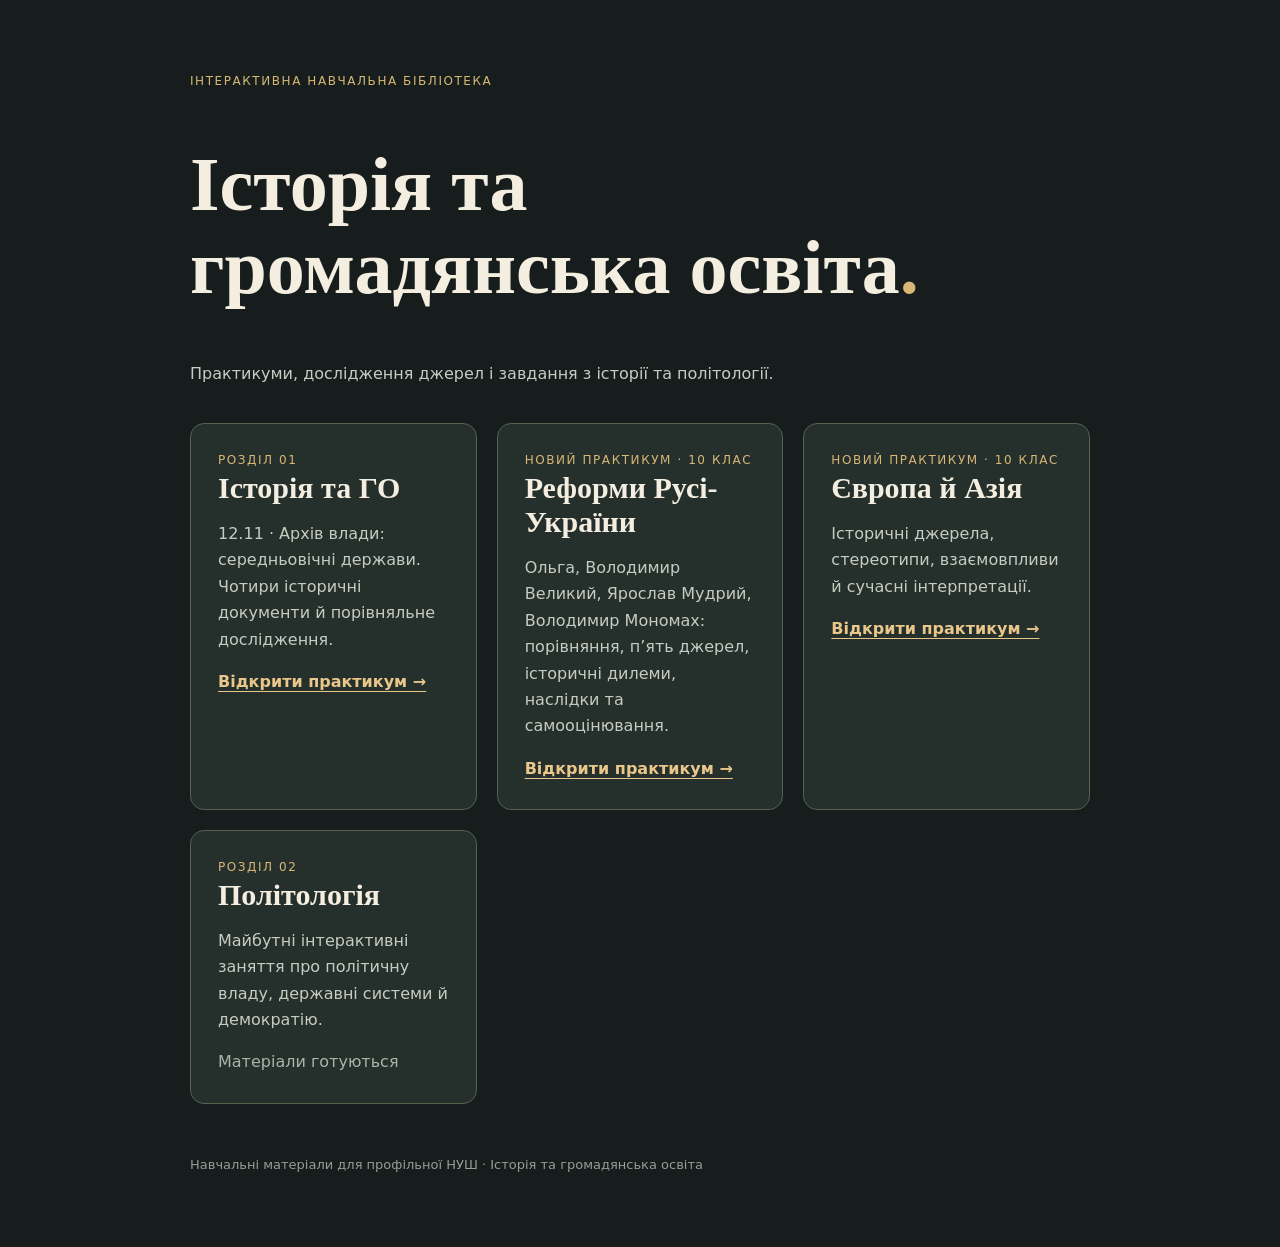
<file: index.html>
<!doctype html><html lang="uk"><head><meta charset="utf-8"><meta name="viewport" content="width=device-width, initial-scale=1"><title>Історія та громадянська освіта · Навчальні практикуми</title><style>*{box-sizing:border-box}body{margin:0;background:#161d1c;color:#f4eee1;font:16px/1.65 system-ui,sans-serif}main{width:min(900px,calc(100% - 36px));margin:8vh auto}h1{font:700 clamp(42px,6vw,76px)/1.1 Georgia,serif}h2{font:600 30px Georgia,serif;margin:0 0 10px}.tag{color:#d7b776;letter-spacing:.13em;font-size:12px;text-transform:uppercase}.grid{display:grid;grid-template-columns:repeat(auto-fit,minmax(260px,1fr));gap:20px;margin-top:36px}.card{background:#252f2b;border:1px solid #58604f;border-radius:14px;padding:27px}p{color:#c7ccc2}a{color:#e9c78a;font-weight:700;text-underline-offset:4px}footer{padding-top:50px;color:#929f96;font-size:13px}</style></head><body><main><div class="tag">Інтерактивна навчальна бібліотека</div><h1>Історія та<br>громадянська освіта<span style="color:#d7b776">.</span></h1><p>Практикуми, дослідження джерел і завдання з історії та політології.</p><div class="grid"><article class="card"><div class="tag">Розділ 01</div><h2>Історія та ГО</h2><p>12.11 · Архів влади: середньовічні держави. Чотири історичні документи й порівняльне дослідження.</p><a href="./Історія%20та%20ГО/12.11/">Відкрити практикум →</a></article><article class="card"><div class="tag">Новий практикум · 10 клас</div><h2>Реформи Русі-України</h2><p>Ольга, Володимир Великий, Ярослав Мудрий, Володимир Мономах: порівняння, п’ять джерел, історичні дилеми, наслідки та самооцінювання.</p><a href="./Історія%20та%20ГО/reformy-rusi/">Відкрити практикум →</a></article><article class="card"><div class="tag">Новий практикум · 10 клас</div><h2>Європа й Азія</h2><p>Історичні джерела, стереотипи, взаємовпливи й сучасні інтерпретації.</p><a href="./Історія%20та%20ГО/practicum-eurasia/">Відкрити практикум →</a></article><article class="card"><div class="tag">Розділ 02</div><h2>Політологія</h2><p>Майбутні інтерактивні заняття про політичну владу, державні системи й демократію.</p><span style="color:#aab5a9">Матеріали готуються</span></article></div><footer>Навчальні матеріали для профільної НУШ · Історія та громадянська освіта</footer></main></body></html>
</file>
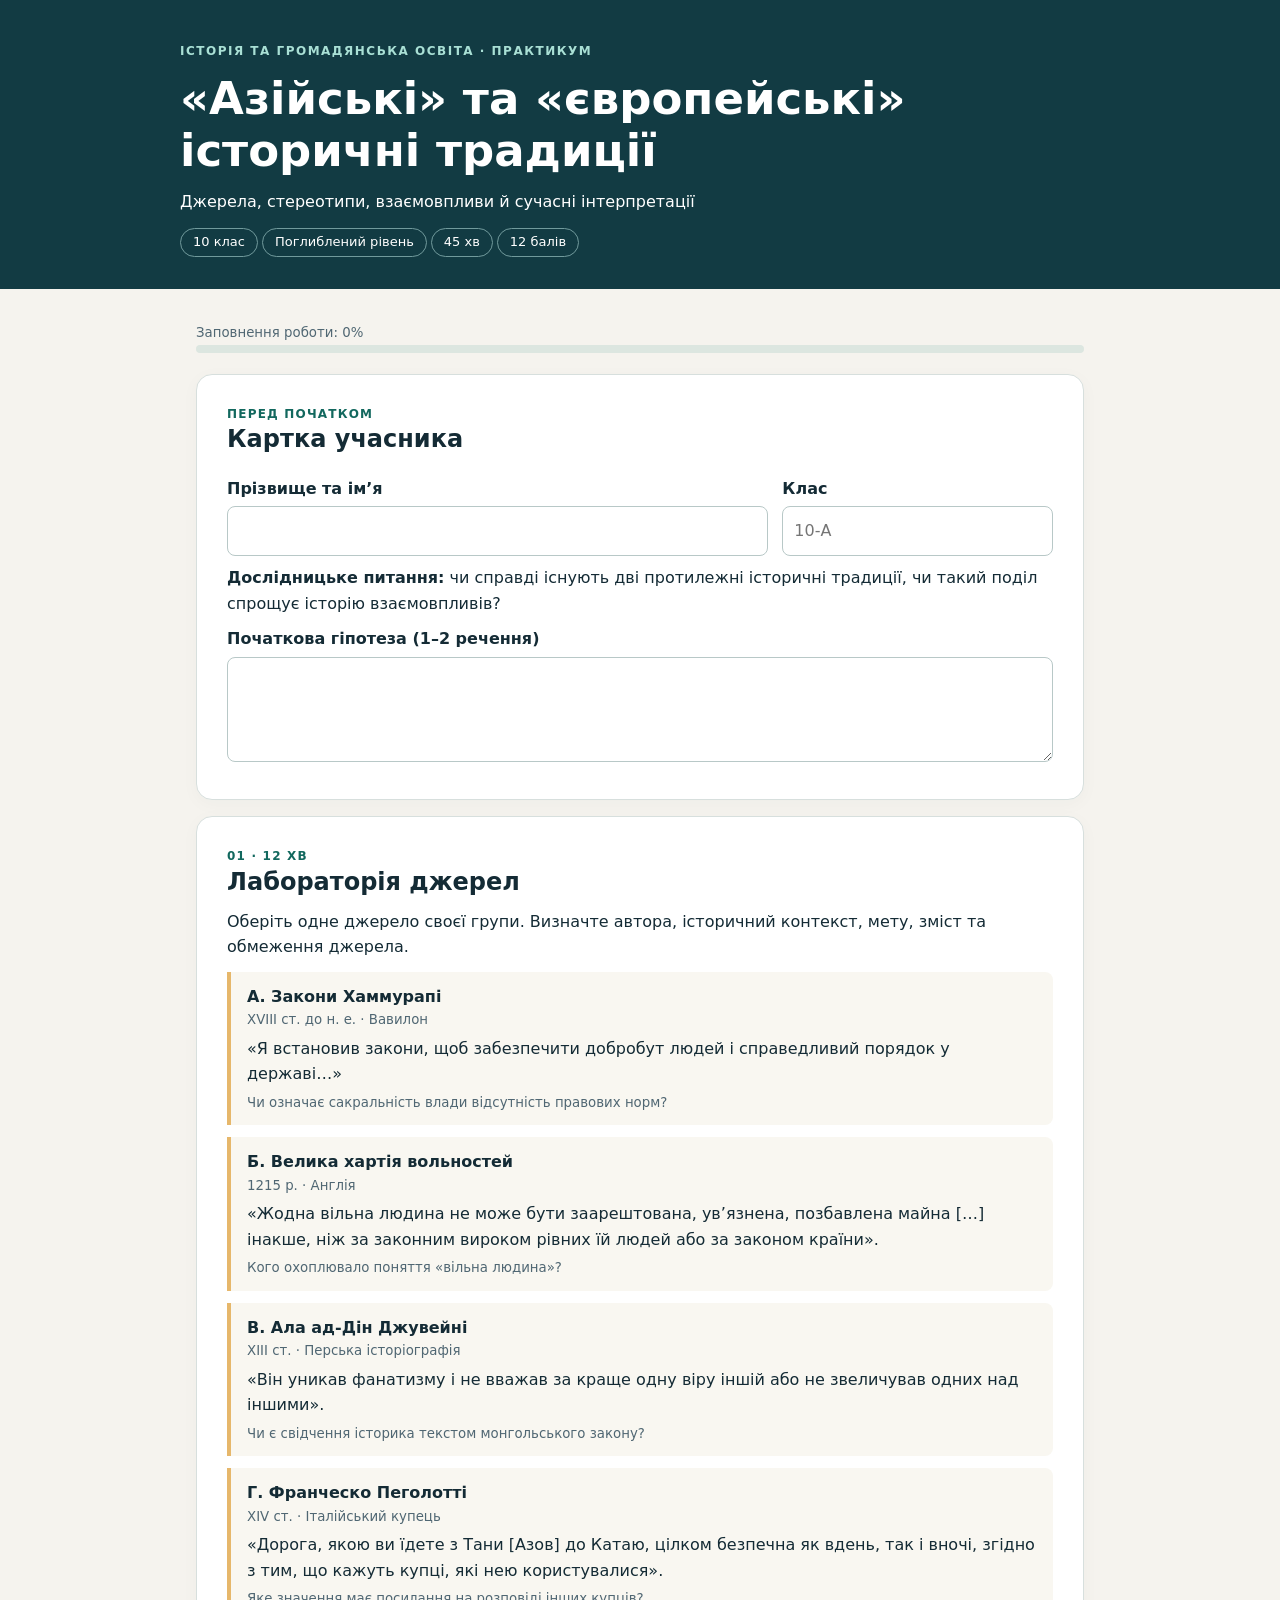
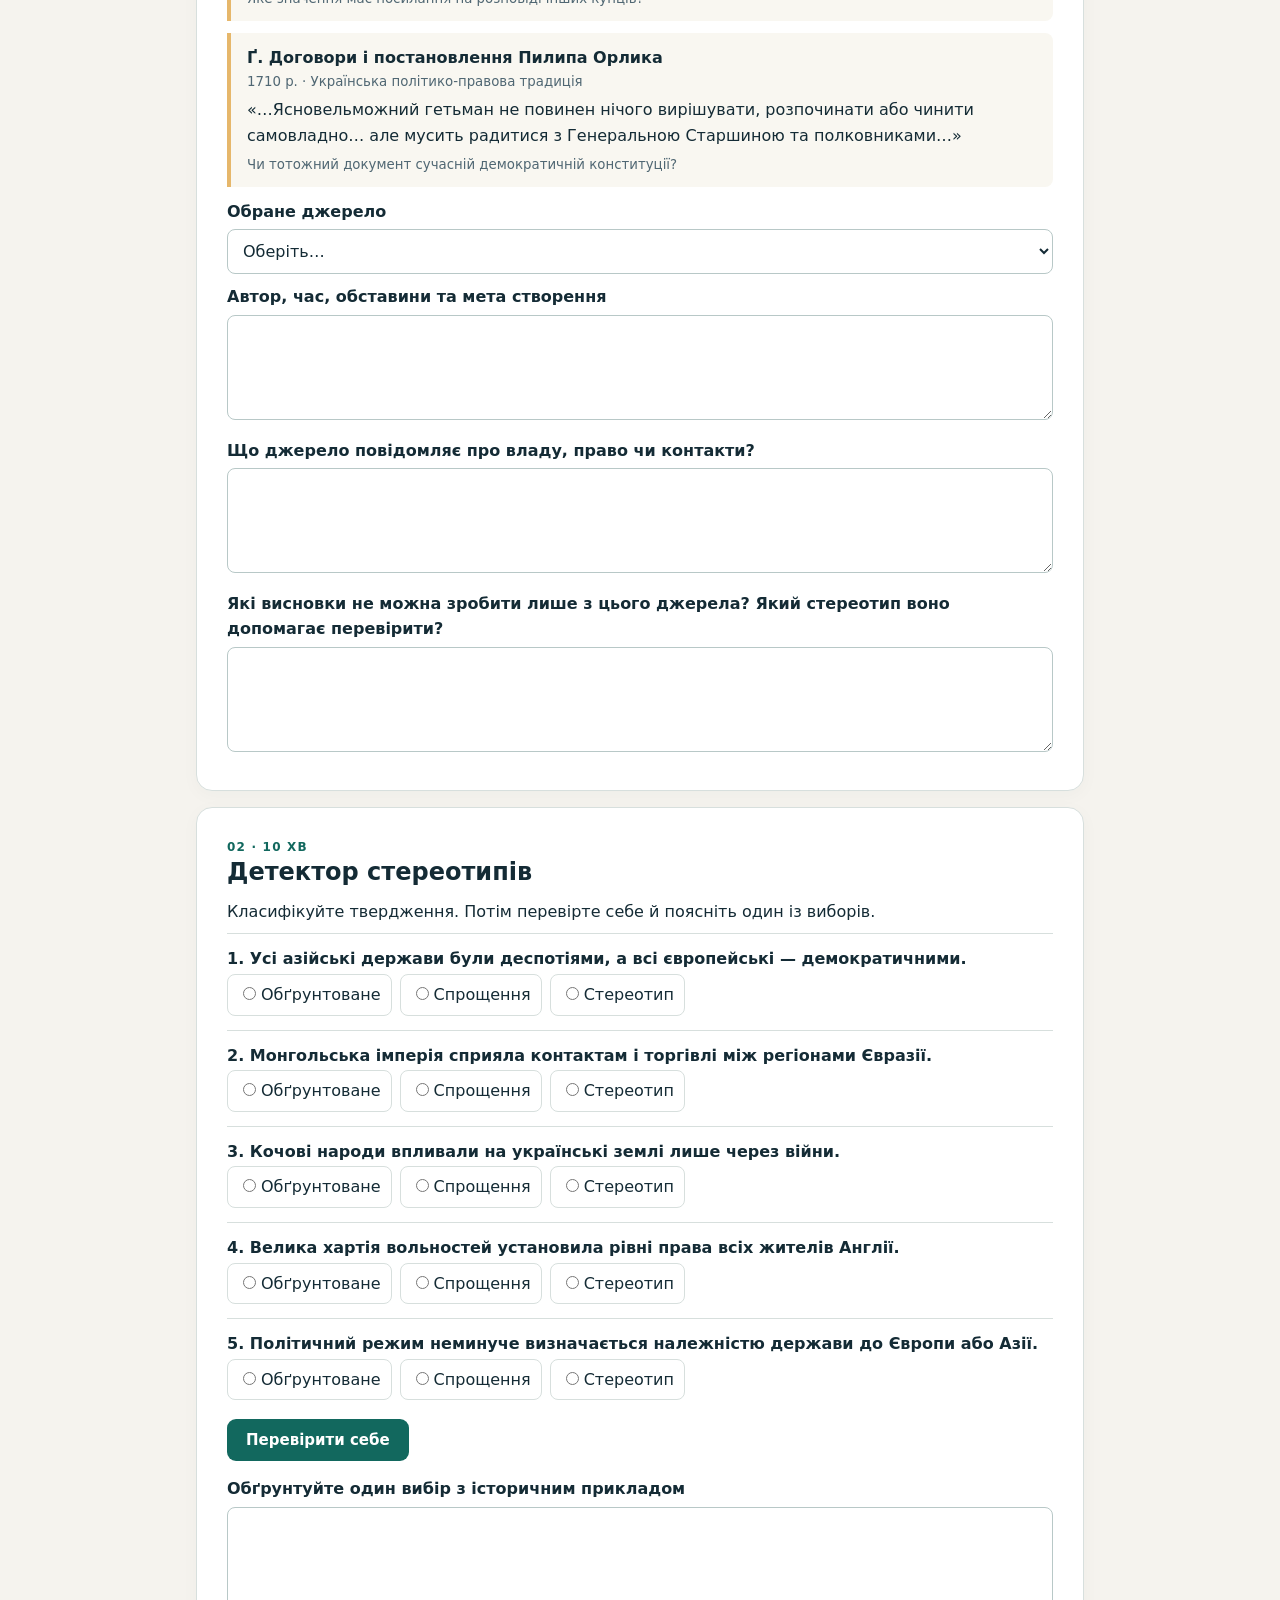
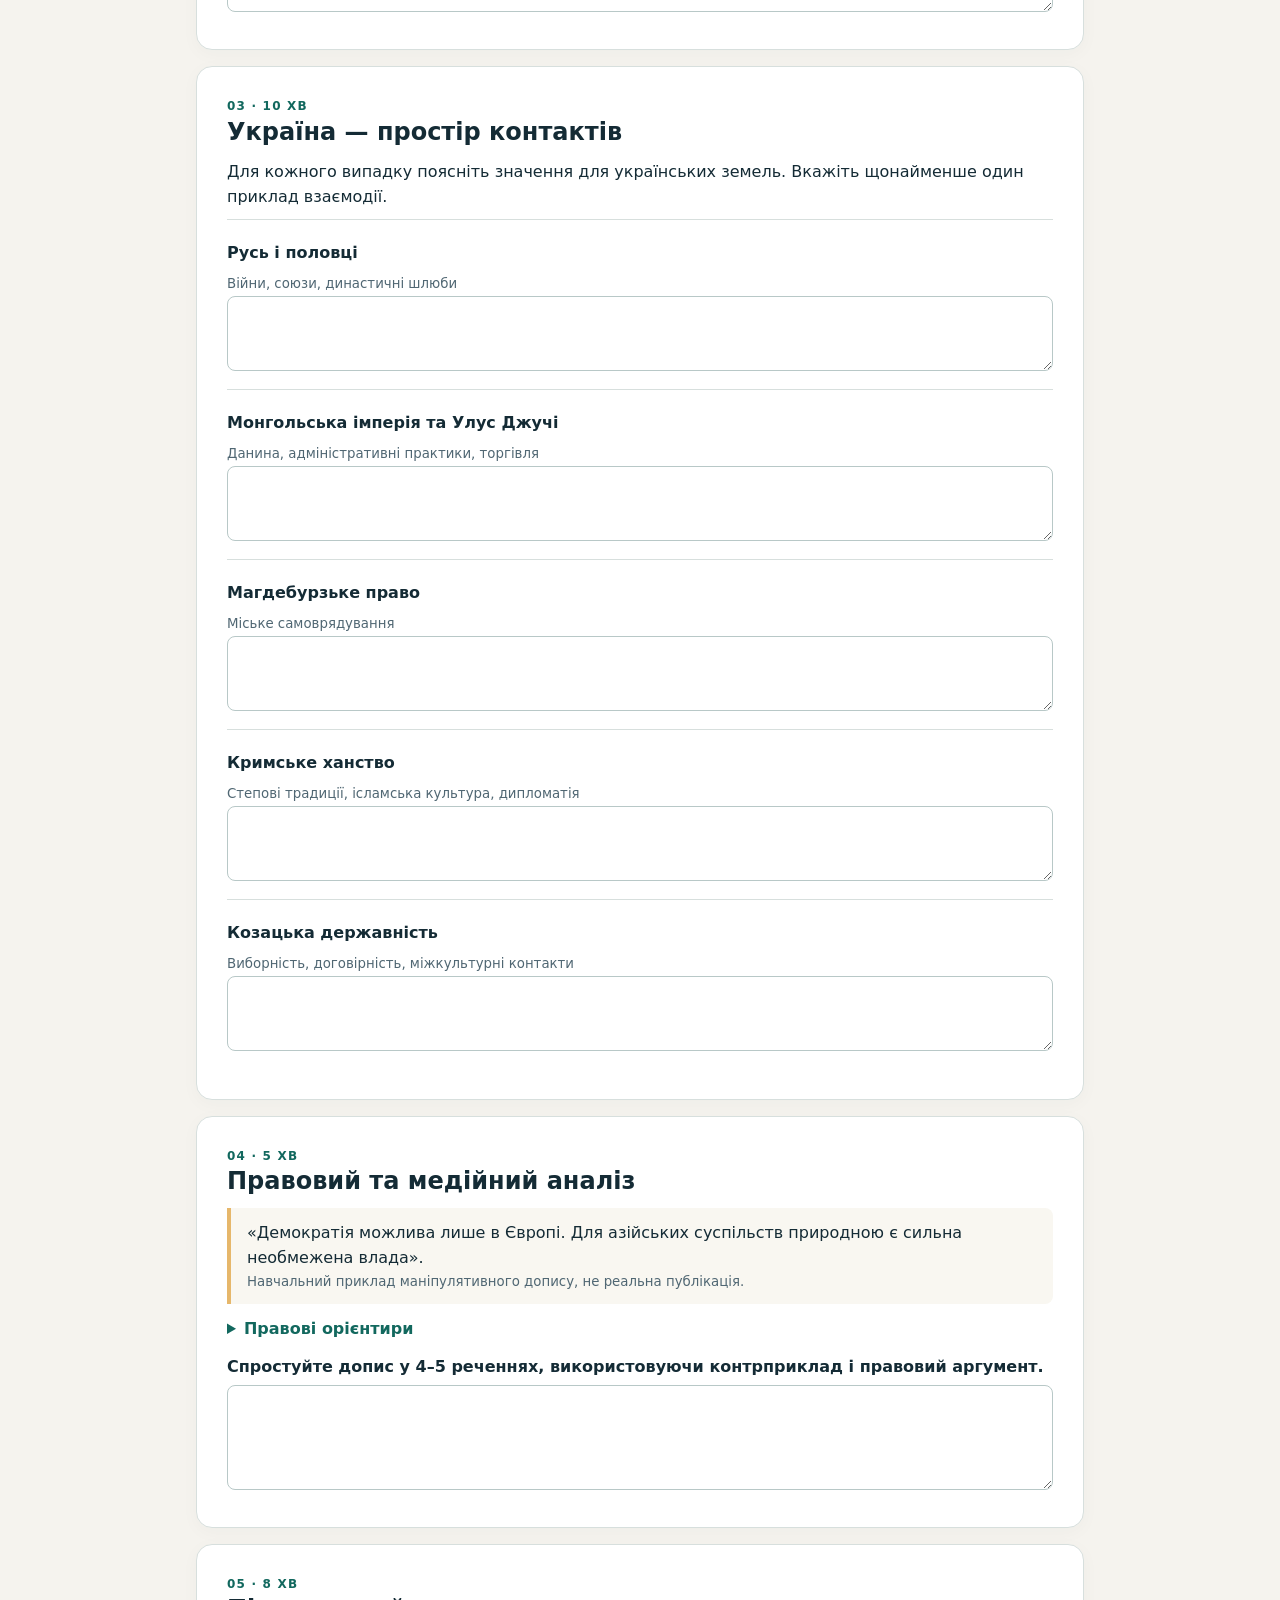
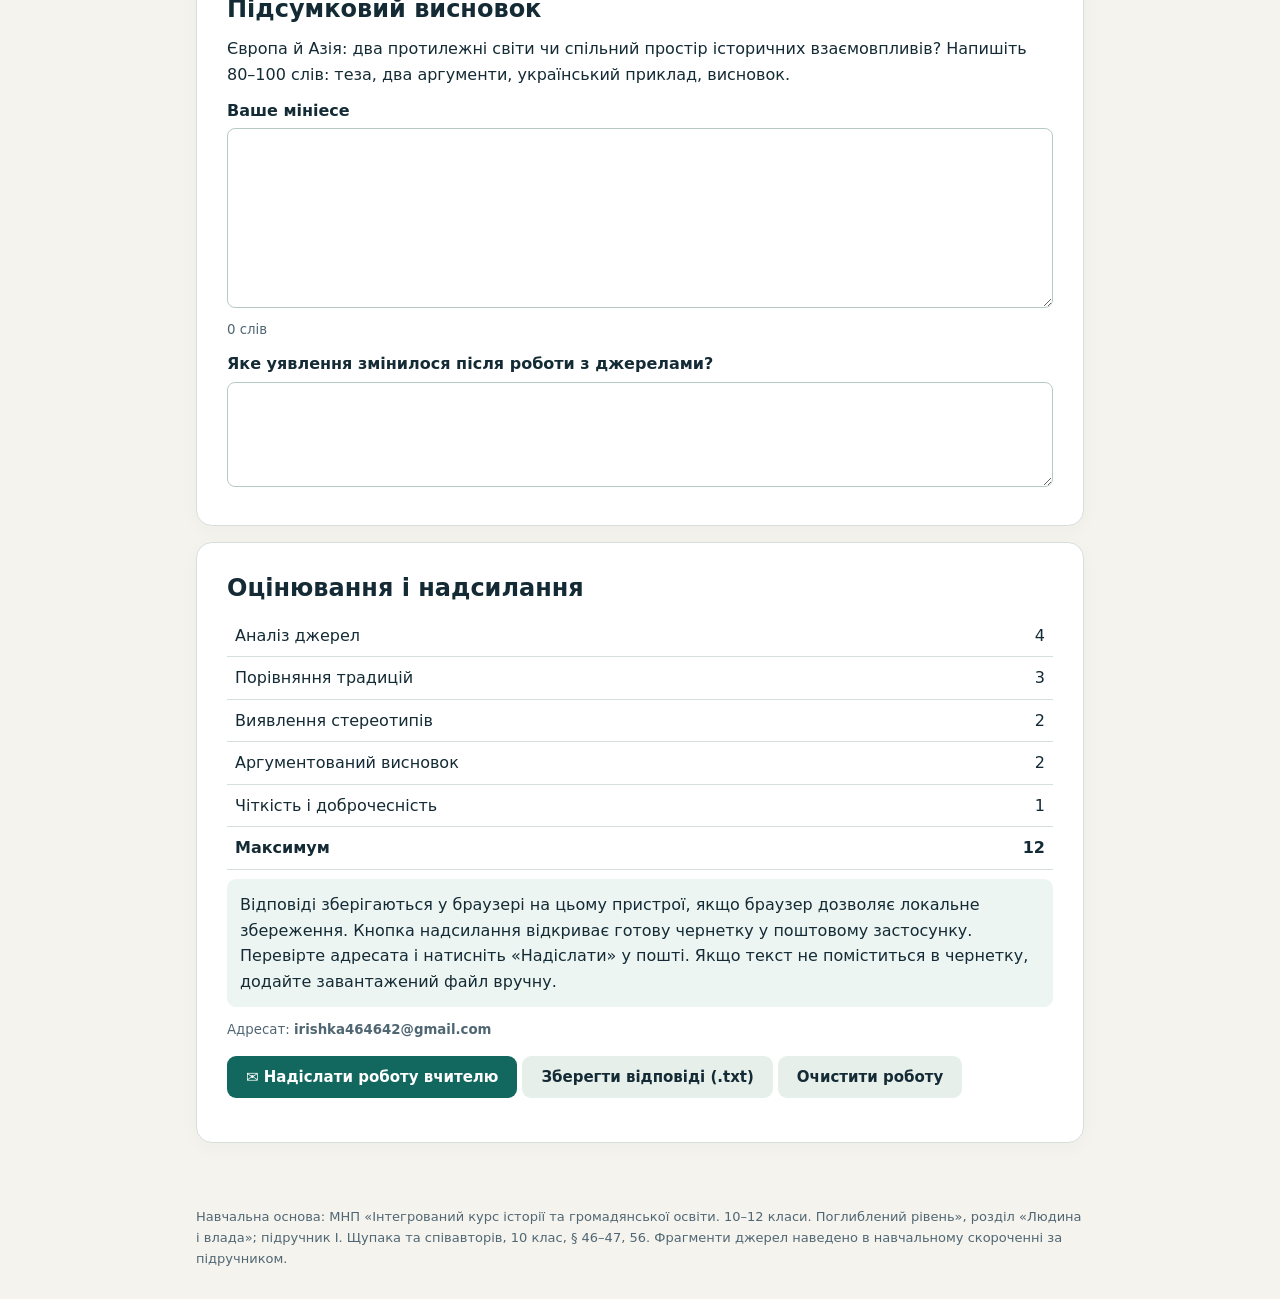
<file: practicum-eurasia/index.html>
<!doctype html><html lang="uk"><head><meta charset="utf-8"><meta name="viewport" content="width=device-width,initial-scale=1"><title>Практикум • Європа й Азія</title><style>
:root{--ink:#142b35;--muted:#506773;--paper:#f5f3ee;--line:#d7dfdd;--accent:#12685e;--gold:#e6b76b}*{box-sizing:border-box}body{margin:0;background:var(--paper);color:var(--ink);font:16px/1.6 system-ui,sans-serif}header{background:#123b43;color:#fff;padding:42px 20px 32px}header>div,main,footer{max-width:920px;margin:auto}h1{font-size:clamp(28px,5vw,45px);line-height:1.15;max-width:850px;margin:12px 0}h2{font-size:24px;line-height:1.25;margin:0 0 12px}h3{font-size:17px;margin:10px 0}p{margin:9px 0}small,.muted{color:var(--muted)}header small{color:#c6e2df}main{padding:20px 16px 48px}.panel{background:white;border:1px solid var(--line);border-radius:16px;padding:clamp(16px,4vw,30px);margin:16px 0;box-shadow:0 4px 18px #173c3c08}.eyebrow{font-size:12px;letter-spacing:1.5px;text-transform:uppercase;font-weight:750;color:#a9e0d5}.pill{display:inline-block;border:1px solid #719a9c;border-radius:30px;padding:3px 12px;margin:5px 4px 0 0;font-size:13px}.num{font-size:12px;color:var(--accent);letter-spacing:1.2px;font-weight:800}label{display:block;font-weight:600;margin:10px 0 5px}input,textarea,select{font:inherit;color:inherit;border:1px solid #b8c8c7;border-radius:8px;background:#fff;padding:11px;width:100%}textarea{min-height:105px;resize:vertical}input:focus,textarea:focus,select:focus{outline:3px solid #b8e4d8;border-color:var(--accent)}.two{display:grid;grid-template-columns:2fr 1fr;gap:14px}.source{border-left:4px solid var(--gold);background:#f9f7f1;padding:12px 16px;margin:12px 0;border-radius:0 8px 8px 0}.source p{margin:5px 0}.source small{display:block}.question{border-top:1px solid var(--line);padding:12px 0}.choices{display:flex;gap:8px;flex-wrap:wrap}.choices label{border:1px solid var(--line);border-radius:8px;padding:7px 10px;font-weight:400;cursor:pointer;margin:2px 0}.choices input{width:auto;accent-color:var(--accent);margin-right:5px}.feedback{font-size:14px;color:var(--accent)}button{border:0;border-radius:9px;background:var(--accent);color:#fff;padding:12px 19px;font:600 15px system-ui;cursor:pointer;margin:5px 5px 5px 0}button.secondary{background:#e7efeb;color:var(--ink)}button:focus-visible{outline:3px solid var(--gold)}.progress{height:8px;background:#dce6e0;border-radius:10px;overflow:hidden}.progress>div{height:100%;width:0;background:var(--accent);transition:width .2s}.progressbar{position:sticky;top:0;z-index:3;background:var(--paper);padding:10px 0 5px}.case{border-top:1px solid var(--line);padding:10px 0}.case textarea{min-height:75px}details{margin:12px 0}summary{cursor:pointer;color:var(--accent);font-weight:650}.notice{padding:13px;background:#edf5f2;border-radius:9px}.rubric{width:100%;border-collapse:collapse}.rubric td{border-bottom:1px solid var(--line);padding:8px}.rubric td:last-child{text-align:right}footer{padding:0 16px 30px;font-size:13px;color:var(--muted)}@media(max-width:540px){.two{grid-template-columns:1fr}.choices{display:block}.choices label{display:block}}@media print{header{background:white;color:black}button,.progressbar{display:none}.panel{break-inside:avoid;box-shadow:none}}
</style></head><body><header><div><div class="eyebrow">Історія та громадянська освіта · Практикум</div><h1>«Азійські» та «європейські» історичні традиції</h1><p>Джерела, стереотипи, взаємовпливи й сучасні інтерпретації</p><span class="pill">10 клас</span><span class="pill">Поглиблений рівень</span><span class="pill">45 хв</span><span class="pill">12 балів</span></div></header><main><div class="progressbar"><small id="progressText">Заповнення роботи: 0%</small><div class="progress"><div id="progress"></div></div></div><form id="work"><section class="panel"><div class="num">ПЕРЕД ПОЧАТКОМ</div><h2>Картка учасника</h2><div class="two"><div><label for="student">Прізвище та ім’я</label><input id="student" name="student" required autocomplete="name" maxlength="100"></div><div><label for="class">Клас</label><input id="class" name="class" required placeholder="10-А" maxlength="20"></div></div><p><b>Дослідницьке питання:</b> чи справді існують дві протилежні історичні традиції, чи такий поділ спрощує історію взаємовпливів?</p><label for="hypothesis">Початкова гіпотеза (1–2 речення)</label><textarea id="hypothesis" name="hypothesis" required></textarea></section>
<section class="panel"><div class="num">01 · 12 ХВ</div><h2>Лабораторія джерел</h2><p>Оберіть одне джерело своєї групи. Визначте автора, історичний контекст, мету, зміст та обмеження джерела.</p><div id="sources"></div><label for="sourceChoice">Обране джерело</label><select id="sourceChoice" name="sourceChoice" required><option value="">Оберіть…</option></select><label for="context">Автор, час, обставини та мета створення</label><textarea id="context" name="context" required></textarea><label for="evidence">Що джерело повідомляє про владу, право чи контакти?</label><textarea id="evidence" name="evidence" required></textarea><label for="limits">Які висновки не можна зробити лише з цього джерела? Який стереотип воно допомагає перевірити?</label><textarea id="limits" name="limits" required></textarea></section>
<section class="panel"><div class="num">02 · 10 ХВ</div><h2>Детектор стереотипів</h2><p>Класифікуйте твердження. Потім перевірте себе й поясніть один із виборів.</p><div id="quiz"></div><button type="button" id="check">Перевірити себе</button><p id="score" role="status"></p><label for="reason">Обґрунтуйте один вибір з історичним прикладом</label><textarea id="reason" name="reason" required></textarea></section>
<section class="panel"><div class="num">03 · 10 ХВ</div><h2>Україна — простір контактів</h2><p>Для кожного випадку поясніть значення для українських земель. Вкажіть щонайменше один приклад взаємодії.</p><div id="cases"></div></section>
<section class="panel"><div class="num">04 · 5 ХВ</div><h2>Правовий та медійний аналіз</h2><div class="source">«Демократія можлива лише в Європі. Для азійських суспільств природною є сильна необмежена влада». <small>Навчальний приклад маніпулятивного допису, не реальна публікація.</small></div><details><summary>Правові орієнтири</summary><p>Загальна декларація прав людини (1948), ст. 1: усі люди народжуються вільними та рівними у своїй гідності й правах.</p><p>Конституція України, ст. 3: людина, її життя, здоров’я, честь, гідність, недоторканність і безпека визнаються найвищою соціальною цінністю; права та свободи визначають діяльність держави.</p></details><label for="media">Спростуйте допис у 4–5 реченнях, використовуючи контрприклад і правовий аргумент.</label><textarea id="media" name="media" required></textarea></section>
<section class="panel"><div class="num">05 · 8 ХВ</div><h2>Підсумковий висновок</h2><p>Європа й Азія: два протилежні світи чи спільний простір історичних взаємовпливів? Напишіть 80–100 слів: теза, два аргументи, український приклад, висновок.</p><label for="essay">Ваше мініесе</label><textarea id="essay" name="essay" required style="min-height:180px"></textarea><small id="words">0 слів</small><label for="reflection">Яке уявлення змінилося після роботи з джерелами?</label><textarea id="reflection" name="reflection" required></textarea></section>
<section class="panel"><h2>Оцінювання і надсилання</h2><table class="rubric"><tr><td>Аналіз джерел</td><td>4</td></tr><tr><td>Порівняння традицій</td><td>3</td></tr><tr><td>Виявлення стереотипів</td><td>2</td></tr><tr><td>Аргументований висновок</td><td>2</td></tr><tr><td>Чіткість і доброчесність</td><td>1</td></tr><tr><td><b>Максимум</b></td><td><b>12</b></td></tr></table><p class="notice">Відповіді зберігаються у браузері на цьому пристрої, якщо браузер дозволяє локальне збереження. Кнопка надсилання відкриває готову чернетку у поштовому застосунку. Перевірте адресата і натисніть «Надіслати» у пошті. Якщо текст не поміститься в чернетку, додайте завантажений файл вручну.</p><p><small>Адресат: <b>irishka464642@gmail.com</b></small></p><button type="submit">✉ Надіслати роботу вчителю</button><button type="button" class="secondary" id="download">Зберегти відповіді (.txt)</button><button type="button" class="secondary" id="clear">Очистити роботу</button><p id="status" role="status"></p></section></form></main><footer>Навчальна основа: МНП «Інтегрований курс історії та громадянської освіти. 10–12 класи. Поглиблений рівень», розділ «Людина і влада»; підручник І. Щупака та співавторів, 10 клас, § 46–47, 56. Фрагменти джерел наведено в навчальному скороченні за підручником.</footer><script>
const email='irishka464642@gmail.com';const sources=[['А. Закони Хаммурапі','XVIII ст. до н. е. · Вавилон','«Я встановив закони, щоб забезпечити добробут людей і справедливий порядок у державі…»','Чи означає сакральність влади відсутність правових норм?'],['Б. Велика хартія вольностей','1215 р. · Англія','«Жодна вільна людина не може бути заарештована, ув’язнена, позбавлена майна […] інакше, ніж за законним вироком рівних їй людей або за законом країни».','Кого охоплювало поняття «вільна людина»?'],['В. Ала ад-Дін Джувейні','XIII ст. · Перська історіографія','«Він уникав фанатизму і не вважав за краще одну віру іншій або не звеличував одних над іншими».','Чи є свідчення історика текстом монгольського закону?'],['Г. Франческо Пеголотті','XIV ст. · Італійський купець','«Дорога, якою ви їдете з Тани [Азов] до Катаю, цілком безпечна як вдень, так і вночі, згідно з тим, що кажуть купці, які нею користувалися».','Яке значення має посилання на розповіді інших купців?'],['Ґ. Договори і постановлення Пилипа Орлика','1710 р. · Українська політико-правова традиція','«…Ясновельможний гетьман не повинен нічого вирішувати, розпочинати або чинити самовладно… але мусить радитися з Генеральною Старшиною та полковниками…»','Чи тотожний документ сучасній демократичній конституції?']];const questions=[['Усі азійські держави були деспотіями, а всі європейські — демократичними.','Стереотип','У межах обох регіонів існували різні політичні системи.'],['Монгольська імперія сприяла контактам і торгівлі між регіонами Євразії.','Обґрунтоване','Торговельні зв’язки розвивалися, хоча завоювання супроводжувалися насильством.'],['Кочові народи впливали на українські землі лише через війни.','Стереотип','Існували також союзи, торгівля та династичні шлюби.'],['Велика хартія вольностей установила рівні права всіх жителів Англії.','Спрощення','Хартія обмежувала королівську владу, але не встановлювала загальної рівності.'],['Політичний режим неминуче визначається належністю держави до Європи або Азії.','Стереотип','Режими залежать від інституцій, історичних умов та суспільних рішень.']];const cases=[['Русь і половці','Війни, союзи, династичні шлюби'],['Монгольська імперія та Улус Джучі','Данина, адміністративні практики, торгівля'],['Магдебурзьке право','Міське самоврядування'],['Кримське ханство','Степові традиції, ісламська культура, дипломатія'],['Козацька державність','Виборність, договірність, міжкультурні контакти']];const $=id=>document.getElementById(id);const form=$('work');sources.forEach((s,i)=>{let d=document.createElement('div');d.className='source';d.innerHTML=`<b>${s[0]}</b><small>${s[1]}</small><p>${s[2]}</p><small>${s[3]}</small>`;$('sources').append(d);$('sourceChoice').add(new Option(s[0],s[0]))});questions.forEach((q,i)=>{let d=document.createElement('div');d.className='question';d.innerHTML=`<b>${i+1}. ${q[0]}</b><div class="choices">${['Обґрунтоване','Спрощення','Стереотип'].map((a,j)=>`<label><input type="radio" name="q${i}" value="${a}" ${j===0?'required':''}>${a}</label>`).join('')}</div><div class="feedback" id="f${i}" aria-live="polite"></div>`;$('quiz').append(d)});cases.forEach((c,i)=>{let d=document.createElement('div');d.className='case';d.innerHTML=`<label for="case${i}">${c[0]}</label><small>${c[1]}</small><textarea id="case${i}" name="case${i}" required></textarea>`;$('cases').append(d)});const key='practicum-eurasia-v1';function data(){return Object.fromEntries(new FormData(form).entries())}function update(){let d=data();let names=[...new Set([...form.querySelectorAll('[required]')].map(e=>e.name))];let count=names.filter(n=>String(d[n]||'').trim()).length;let p=Math.round(count/names.length*100);$('progress').style.width=p+'%';$('progressText').textContent=`Заповнення роботи: ${p}%`;$('words').textContent=($('essay').value.trim().match(/\S+/g)||[]).length+' слів';try{localStorage.setItem(key,JSON.stringify(d))}catch(e){}}try{let d=JSON.parse(localStorage.getItem(key)||'{}');for(let e of form.elements){if(e.name&&d[e.name]!=null){if(e.type==='radio')e.checked=e.value===d[e.name];else e.value=d[e.name]}}}catch(e){}form.addEventListener('input',update);form.addEventListener('change',update);update();$('check').onclick=()=>{let d=data(),correct=0;questions.forEach((q,i)=>{let a=d['q'+i];if(a===q[1])correct++;$('f'+i).textContent=(a===q[1]?'✓ Правильно. ':a?'Потрібно переглянути. ':'Не вибрано. ')+q[1]+'. '+q[2]});$('score').textContent=`Самоперевірка: ${correct} / 5 (не підсумкова оцінка)`};function report(){let d=data();let out=['ПРАКТИКУМ: «Азійські» та «європейські» історичні традиції',`Учень/учениця: ${d.student||''}`,`Клас: ${d.class||''}`,'','Гіпотеза: '+(d.hypothesis||''),'','1. Джерело: '+(d.sourceChoice||''),'Контекст: '+(d.context||''),'Зміст: '+(d.evidence||''),'Обмеження: '+(d.limits||''),'','2. Детектор стереотипів',...questions.map((q,i)=>`${i+1}. ${q[0]} — ${d['q'+i]||'Не заповнено'}`),'Обґрунтування: '+(d.reason||''),'','3. Україна — простір контактів',...cases.map((c,i)=>c[0]+': '+(d['case'+i]||'')),'','4. Правовий та медійний аналіз: '+(d.media||''),'','5. Мініесе: '+(d.essay||''),'Рефлексія: '+(d.reflection||'')];return out.join('\n')}function download(){let blob=new Blob(['\ufeff'+report()],{type:'text/plain;charset=utf-8'}),a=document.createElement('a');a.href=URL.createObjectURL(blob);a.download='Практикум_'+($('student').value.trim().replace(/[^\p{L}\p{N} -]/gu,'')||'робота')+'.txt';a.click();setTimeout(()=>URL.revokeObjectURL(a.href),1000)}$('download').onclick=download;form.addEventListener('submit',e=>{e.preventDefault();let d=data();let subj=encodeURIComponent('Практикум Європа й Азія — '+d.class+' — '+d.student);let url='mailto:'+email+'?subject='+subj+'&body='+encodeURIComponent(report());if(url.length>1800){download();url='mailto:'+email+'?subject='+subj+'&body='+encodeURIComponent('Добрий день! Надсилаю виконаний практикум. Файл з відповідями додаю до листа.');$('status').textContent='Файл збережено. Прикріпіть його до відкритої чернетки та надішліть.'}else{$('status').textContent='Відкривається поштовий застосунок. Надсилання відбудеться після вашого підтвердження в пошті.'}location.href=url});$('clear').onclick=()=>{if(confirm('Видалити всі відповіді з цього браузера?')){form.reset();questions.forEach((q,i)=>$('f'+i).textContent='');$('score').textContent='';$('status').textContent='';update()}};
</script></body></html>
</file>
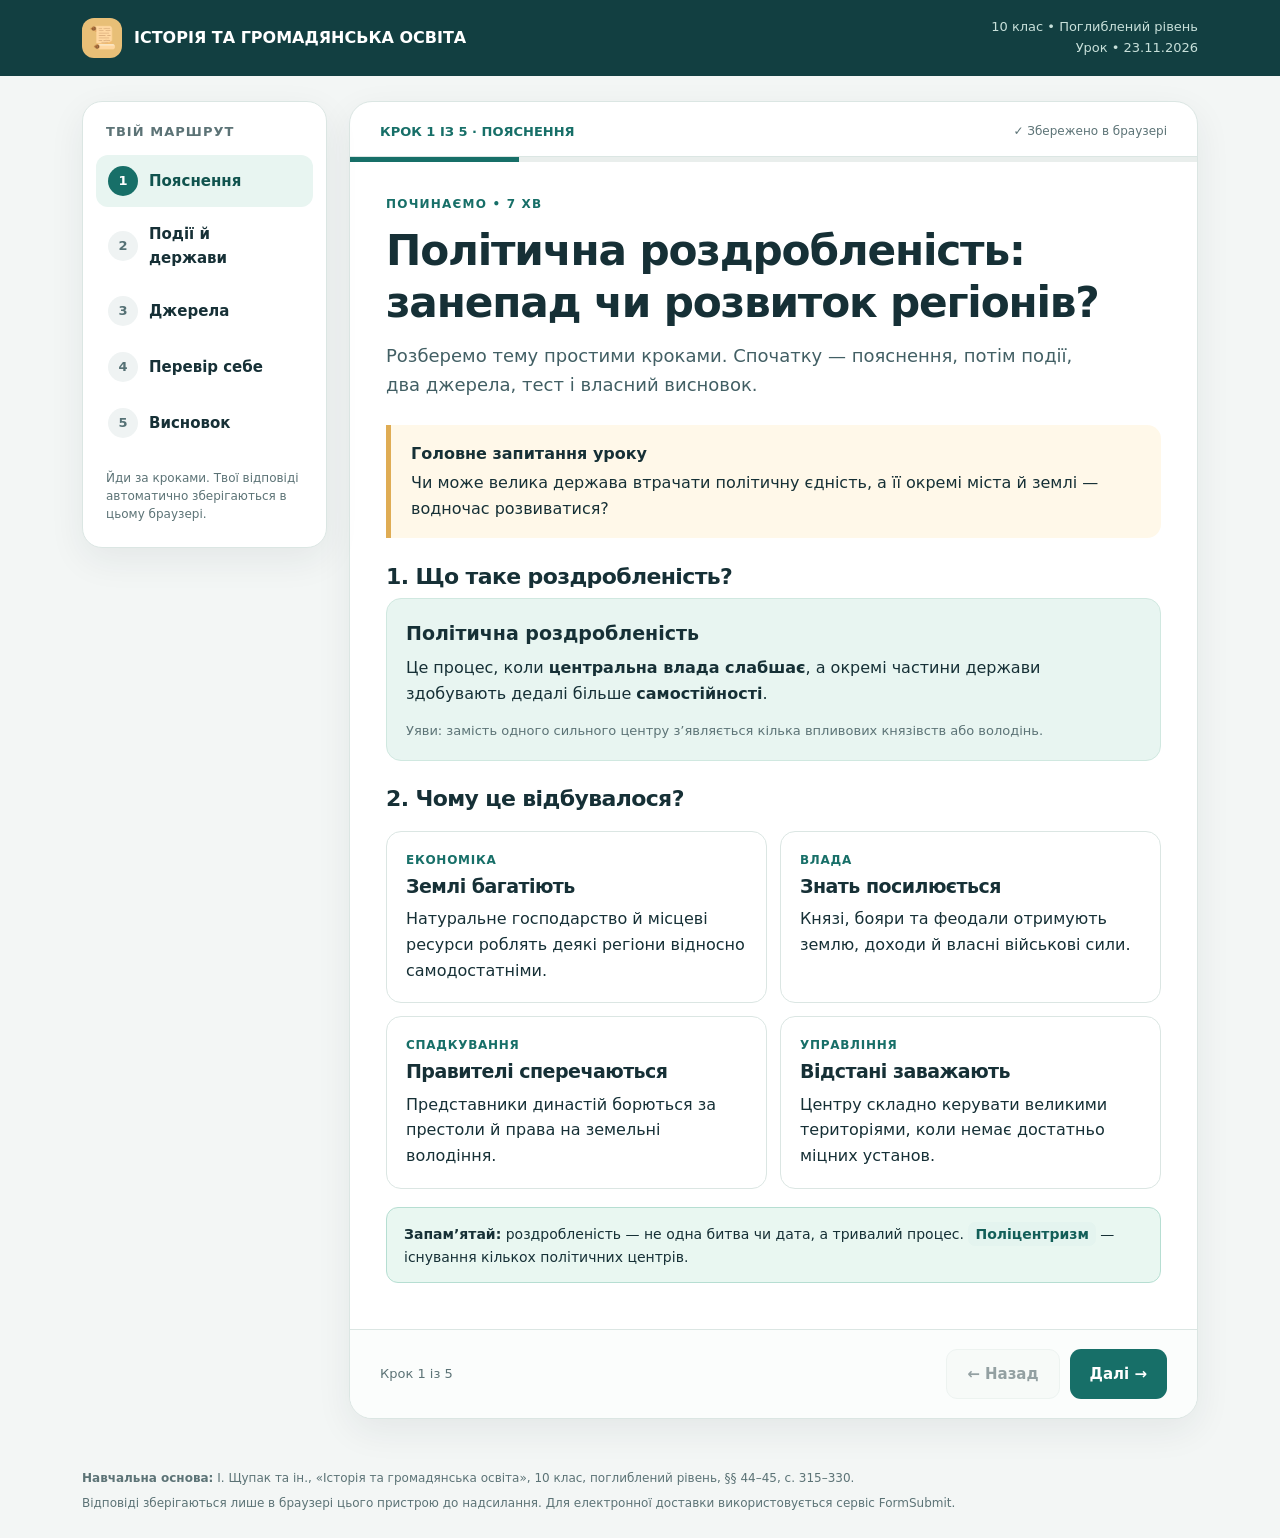
<file: Історія та ГО/politychna-rozdroblenist-23-11/index.html>
<!doctype html>
<html lang="uk">
<head>
<meta charset="utf-8">
<meta name="viewport" content="width=device-width, initial-scale=1">
<meta name="theme-color" content="#17605e">
<meta name="description" content="Зрозумілий покроковий інтерактивний урок для 10 класу про політичну роздробленість Русі й Європи.">
<title>Політична роздробленість — навчальний маршрут</title>
<style>
:root{--bg:#f3f6f5;--paper:#fff;--ink:#163036;--muted:#5c7376;--line:#dbe6e3;--main:#176f68;--main-dark:#10534e;--soft:#e8f5f1;--gold:#dfac54;--warn:#fff8e9;--blue:#edf4fd;--bad:#a63b3b;--shadow:0 12px 36px rgba(22,48,54,.07)}
*{box-sizing:border-box}html{scroll-behavior:smooth}body{margin:0;background:var(--bg);color:var(--ink);font:16px/1.6 system-ui,-apple-system,"Segoe UI",Arial,sans-serif}
button,input,textarea{font:inherit}button{cursor:pointer}button:focus-visible,input:focus-visible,textarea:focus-visible,a:focus-visible{outline:3px solid #e6af4e;outline-offset:3px}
a{color:var(--main-dark)}h1,h2,h3{line-height:1.24;letter-spacing:-.028em}h1{font-size:clamp(31px,3.3vw,44px);margin:10px 0 13px}h2{font-size:clamp(25px,2.9vw,34px);margin:0 0 12px}h3{font-size:19px;margin:0 0 8px}p{margin:0 0 14px}small,.small{font-size:13px}
header{background:#123f41;color:#fff} .head-inner{max-width:1160px;margin:auto;padding:17px 22px;display:flex;align-items:center;justify-content:space-between;gap:14px}.site-name{font-size:16px;font-weight:800;display:flex;gap:12px;align-items:center}.brand-icon{display:grid;place-items:center;background:#e8bf77;color:#163d3d;border-radius:12px;width:40px;height:40px;font-size:22px}.head-meta{color:#c8e0da;font-size:13px;text-align:right}
.shell{max-width:1160px;margin:25px auto 50px;display:grid;grid-template-columns:245px minmax(0,1fr);gap:22px;padding:0 22px}
.side{position:sticky;top:20px;align-self:start;background:#fff;border:1px solid var(--line);box-shadow:var(--shadow);border-radius:20px;padding:20px 13px}.side-top{font-weight:800;font-size:13px;letter-spacing:.08em;text-transform:uppercase;color:var(--muted);margin:0 10px 13px}.step-nav{display:grid;gap:4px}.step-link{border:none;background:transparent;width:100%;display:flex;gap:11px;text-align:left;align-items:center;padding:11px 12px;border-radius:12px;color:var(--ink);font-size:15px;font-weight:700}.step-link:hover{background:#eff5f3}.step-link.active{background:var(--soft);color:var(--main-dark)}.step-link .number{display:grid;place-items:center;flex:none;width:30px;height:30px;border-radius:50%;background:#eff3f3;color:#557175;font-weight:850;font-size:13px}.step-link.active .number{background:var(--main);color:white}.step-link .done{font-size:11px;color:var(--main);margin-left:auto}.side-foot{font-size:12px;color:var(--muted);margin:20px 10px 4px;line-height:1.5}
.content{min-width:0;background:var(--paper);border:1px solid var(--line);border-radius:23px;box-shadow:var(--shadow);overflow:hidden}.progress-head{padding:20px 30px 14px;border-bottom:1px solid var(--line);display:flex;align-items:center;justify-content:space-between;gap:12px}.progress-head span{font-size:13px;font-weight:800;color:var(--main)}.saved{font-size:12px!important;color:var(--muted)!important;font-weight:500!important}.progress-track{height:5px;background:#e9eeec}.progress-fill{height:100%;width:20%;background:var(--main);transition:width .25s}
.step{padding:33px 36px 30px;min-height:550px}.step[hidden]{display:none}.eyebrow{font-size:12px;font-weight:800;letter-spacing:.1em;text-transform:uppercase;color:var(--main);margin-bottom:6px}.lead{font-size:18px;color:#425f64;max-width:720px}.question-box{border-left:5px solid var(--gold);background:var(--warn);border-radius:0 14px 14px 0;padding:16px 20px;margin:25px 0}.question-box strong{display:block;margin-bottom:4px}
.two{display:grid;grid-template-columns:repeat(2,minmax(0,1fr));gap:16px;margin:18px 0}.three{display:grid;grid-template-columns:repeat(2,minmax(0,1fr));gap:13px;margin:18px 0}.mini-card{border:1px solid var(--line);border-radius:15px;padding:19px;background:#fff}.mini-card p:last-child{margin-bottom:0}.mini-card.soft{background:var(--soft);border-color:#d0e8e0}.mini-card.blue{background:var(--blue);border-color:#d6e5f6}.mini-card.warn{background:var(--warn);border-color:#f4dfba}.kicker{font-size:12px;letter-spacing:.06em;text-transform:uppercase;font-weight:800;color:var(--main);margin-bottom:5px}.meaning{font-size:19px;font-weight:800;margin-bottom:7px}.section-title{font-size:22px;margin:24px 0 8px}.tip{font-size:13px;color:var(--muted)}.muted{color:var(--muted)}.rule{border:0;border-top:1px solid var(--line);margin:25px 0}.key{display:inline-block;background:#e4f4ef;color:#125e58;font-weight:800;border-radius:7px;padding:1px 7px}
.timeline{position:relative;margin:23px 0 27px;padding-left:26px;border-left:3px solid #b0d8ce}.event{position:relative;padding:0 0 22px 12px}.event:before{content:"";position:absolute;left:-35px;top:5px;width:14px;height:14px;background:var(--main);border:4px solid #e5f4ef;border-radius:50%}.event:last-child{padding-bottom:0}.event time{font-weight:850;font-size:18px;color:var(--main-dark)}.event p{margin:2px 0}
table{width:100%;border-collapse:collapse;margin:17px 0;font-size:14px}th,td{padding:14px;text-align:left;vertical-align:top;border:1px solid var(--line)}th{background:#ecf5f1}tr:nth-child(even) td{background:#fbfdfc}
.source{border:1px solid var(--line);padding:20px;border-radius:17px;margin:22px 0}.source .source-tag{font-size:12px;font-weight:850;color:var(--main);text-transform:uppercase;letter-spacing:.08em}.quote{font:17px/1.66 Georgia,serif;padding:13px 16px;border-left:3px solid var(--gold);background:#fffbf1;margin:14px 0}.question-label{display:block;font-weight:750;margin:16px 0 7px}.answer{display:block;width:100%;border:1px solid #b4ceca;border-radius:11px;background:#fbfefd;padding:12px 13px;min-height:92px;resize:vertical;line-height:1.55}.answer:focus{background:#fff}.field{display:block;width:100%;max-width:500px;border:1px solid #b4ceca;border-radius:11px;background:#fbfefd;padding:11px 13px}
.quiz-q{border:1px solid var(--line);padding:18px 19px;border-radius:15px;margin-bottom:15px}.quiz-q h3{font-size:17px;line-height:1.46;margin:0 0 13px}.choice{display:flex;gap:10px;align-items:flex-start;padding:10px 11px;border:1px solid #dfebe7;border-radius:10px;margin:7px 0;cursor:pointer;font-size:15px}.choice:hover{background:#f4faf7}.choice input{margin-top:5px;accent-color:var(--main)}.feedback{font-size:13px;margin-top:11px;background:#eef8f4;padding:10px 12px;border-radius:9px}.feedback.bad{background:#fff1ee;color:#903632}
.button{display:inline-flex;align-items:center;justify-content:center;gap:8px;border:0;border-radius:11px;padding:12px 20px;font-weight:800;text-decoration:none;font-size:15px}.primary{background:var(--main);color:#fff}.primary:hover{background:var(--main-dark)}.secondary{background:#f1f5f4;border:1px solid var(--line);color:var(--ink)}.secondary:hover{background:#e4eeea}.button:disabled{opacity:.45;cursor:not-allowed}.navigation-footer{padding:19px 30px;border-top:1px solid var(--line);display:flex;align-items:center;justify-content:space-between;gap:14px;background:#fbfdfc}.nav-hint{font-size:13px;color:var(--muted)}.btn-group{display:flex;gap:10px}
.notice{padding:14px 17px;border:1px solid #b6ded2;background:#e9f7f1;border-radius:12px;margin:16px 0;font-size:14px}.notice.warn{border-color:#f2d7b5;background:#fff9ed}.notice.error{border-color:#f1c2bd;background:#fff0ee;color:var(--bad)}
.send-form{margin-top:24px;padding:22px;border-radius:17px;border:1px solid #c7e3d8;background:#f1f9f5}.send-form h3{margin-bottom:5px}.consent{display:flex;gap:10px;font-size:13px;align-items:flex-start;line-height:1.55;margin:17px 0}.consent input{margin-top:4px;accent-color:var(--main)}.footer{max-width:1160px;margin:0 auto 25px;padding:0 22px;color:var(--muted);font-size:12px}.footer p{margin-bottom:5px}
@media(max-width:850px){.shell{display:block;margin:14px auto 30px;padding:0 12px}.side{position:static;padding:10px;margin-bottom:12px;border-radius:16px}.side-top,.side-foot{display:none}.step-nav{display:flex;overflow-x:auto;gap:4px}.step-link{min-width:max-content;padding:9px;border-radius:9px;font-size:13px}.step-link .number{width:24px;height:24px}.content{border-radius:17px}.step{padding:25px 21px;min-height:450px}.progress-head,.navigation-footer{padding-left:21px;padding-right:21px}.two,.three{grid-template-columns:1fr}.head-meta{display:none}th,td{padding:10px 8px}.nav-hint{display:none}}
@media(max-width:480px){.step{padding:22px 16px}.progress-head,.navigation-footer{padding:15px 16px}.btn-group{width:100%}.btn-group .button{flex:1;padding:11px}.choice{padding:8px}.lead{font-size:16px}.source{padding:14px}.send-form{padding:16px}.question-box{padding:14px}.button{font-size:14px}}
@media(prefers-reduced-motion:reduce){html{scroll-behavior:auto}.progress-fill{transition:none}}
@media print{header,.side,.navigation-footer,.send-form button{display:none!important}.shell{display:block}.step[hidden]{display:block!important}.content{box-shadow:none}.step{min-height:0;page-break-after:always}}
</style>
</head>
<body>
<header><div class="head-inner"><div class="site-name"><span class="brand-icon" aria-hidden="true">📜</span><span>ІСТОРІЯ ТА ГРОМАДЯНСЬКА ОСВІТА</span></div><div class="head-meta">10 клас • Поглиблений рівень<br>Урок • 23.11.2026</div></div></header>
<main class="shell">
<aside class="side" aria-label="Навігація уроку">
<div class="side-top">Твій маршрут</div>
<nav class="step-nav" id="stepNav">
<button type="button" class="step-link active" data-step="0" aria-current="step"><span class="number">1</span>Пояснення <span class="done" aria-hidden="true"></span></button>
<button type="button" class="step-link" data-step="1"><span class="number">2</span>Події й держави <span class="done" aria-hidden="true"></span></button>
<button type="button" class="step-link" data-step="2"><span class="number">3</span>Джерела <span class="done" aria-hidden="true"></span></button>
<button type="button" class="step-link" data-step="3"><span class="number">4</span>Перевір себе <span class="done" aria-hidden="true"></span></button>
<button type="button" class="step-link" data-step="4"><span class="number">5</span>Висновок <span class="done" aria-hidden="true"></span></button>
</nav><p class="side-foot">Йди за кроками. Твої відповіді автоматично зберігаються в цьому браузері.</p>
</aside>
<div class="content" id="lessonTop">
<div class="progress-head"><span id="progressLabel">КРОК 1 ІЗ 5 · ПОЯСНЕННЯ</span><span class="saved" id="saveStatus">Автозбереження увімкнено</span></div>
<div class="progress-track" role="progressbar" aria-label="Прогрес маршруту" aria-valuemin="0" aria-valuemax="5" aria-valuenow="1" id="progressTrack"><div class="progress-fill" id="progressFill"></div></div>

<section class="step" data-panel="0" id="step1">
<div class="eyebrow">Починаємо • 7 хв</div>
<h1>Політична роздробленість: занепад чи розвиток регіонів?</h1>
<p class="lead">Розберемо тему простими кроками. Спочатку — пояснення, потім події, два джерела, тест і власний висновок.</p>
<div class="question-box"><strong>Головне запитання уроку</strong>Чи може велика держава втрачати політичну єдність, а її окремі міста й землі — водночас розвиватися?</div>
<h2 class="section-title">1. Що таке роздробленість?</h2>
<div class="mini-card soft"><div class="meaning">Політична роздробленість</div><p>Це процес, коли <strong>центральна влада слабшає</strong>, а окремі частини держави здобувають дедалі більше <strong>самостійності</strong>.</p><p class="tip">Уяви: замість одного сильного центру з’являється кілька впливових князівств або володінь.</p></div>
<h2 class="section-title">2. Чому це відбувалося?</h2>
<div class="three">
<div class="mini-card"><div class="kicker">Економіка</div><h3>Землі багатіють</h3><p>Натуральне господарство й місцеві ресурси роблять деякі регіони відносно самодостатніми.</p></div>
<div class="mini-card"><div class="kicker">Влада</div><h3>Знать посилюється</h3><p>Князі, бояри та феодали отримують землю, доходи й власні військові сили.</p></div>
<div class="mini-card"><div class="kicker">Спадкування</div><h3>Правителі сперечаються</h3><p>Представники династій борються за престоли й права на земельні володіння.</p></div>
<div class="mini-card"><div class="kicker">Управління</div><h3>Відстані заважають</h3><p>Центру складно керувати великими територіями, коли немає достатньо міцних установ.</p></div>
</div>
<div class="notice"><strong>Запам’ятай:</strong> роздробленість — не одна битва чи дата, а тривалий процес. <span class="key">Поліцентризм</span> — існування кількох політичних центрів.</div>
</section>

<section class="step" data-panel="1" id="step2" hidden>
<div class="eyebrow">Зрозумій хронологію • 8 хв</div>
<h2>Як роздробленість проявилася в Європі та Русі?</h2>
<p class="lead">Цей процес був поширеним у середньовічному світі, але в кожній державі мав свої особливості.</p>
<h3 class="section-title">Події, які потрібно запам’ятати</h3>
<div class="timeline">
<div class="event"><time>843 р.</time><p><strong>Верденський договір.</strong> Поділ Франкської імперії між нащадками Карла Великого — приклад послаблення єдиного політичного центру.</p></div>
<div class="event"><time>1097 р.</time><p><strong>Любецький з’їзд князів.</strong> Князі Русі домовлялися припинити усобиці й закріпили принцип <em>отчини</em> — спадкового родового володіння.</p></div>
<div class="event"><time>1113–1125 рр.</time><p><strong>Володимир Мономах</strong> у Києві тимчасово зміцнив центральну владу й організовував спільні дії проти половців.</p></div>
<div class="event"><time>1132 р.</time><p><strong>Смерть Мстислава Великого.</strong> Після неї політична роздробленість Русі набула стійкішого характеру.</p></div>
</div>
<h3 class="section-title">Порівняй дві ситуації</h3>
<table><thead><tr><th>Західна Європа</th><th>Русь-Україна</th></tr></thead><tbody>
<tr><td>Впливові герцоги, графи та інші феодали мали власні володіння й сили.</td><td>Київські, Чернігівські, Галицькі, Волинські та інші князі зміцнювали свої землі.</td></tr>
<tr><td>Король нерідко залежав від великих васалів.</td><td>Київ зберігав престиж, але його вплив на окремі князівства зменшувався.</td></tr>
<tr><td>Поряд із війнами розвивалися окремі міста, торгівля та культурні центри.</td><td>Поряд із міжусобицями розвивалися місцеві міста, літописання й архітектура.</td></tr>
</tbody></table>
<div class="two">
<div class="mini-card warn"><h3>Що погіршилося?</h3><p>Часті міжусобиці, боротьба за землі, втрати населення та труднощі спільної оборони.</p></div>
<div class="mini-card soft"><h3>Що могло розвиватися?</h3><p>Міста, ремесла, місцеве управління, торгівля та регіональні культурні осередки.</p></div>
</div>
<p class="tip">Важливо: економічне й культурне піднесення окремих земель не виправдовує міжусобних воєн.</p>
</section>

<section class="step" data-panel="2" id="step3" hidden>
<div class="eyebrow">Твоя робота історика • 12 хв</div>
<h2>Прочитай два джерела й дай короткі відповіді</h2>
<p class="lead">Не треба писати багато: достатньо <strong>2–3 змістовних речень</strong> до кожного запитання.</p>
<div class="source">
<div class="source-tag">Джерело 1 • «Повість минулих літ» • Любецький з’їзд 1097 р.</div>
<div class="quote">«Пощо ми губимо Руську землю, самі проти себе чвари маючи? ... Віднині з’єднаймося в одне серце і бережімо Руську землю. Кожен хай держить отчину свою...»</div>
<p class="tip">Уривок із підручника, § 45, с. 325. Це літописна передача слів учасників з’їзду, не стенограма події.</p>
<label class="question-label" for="src1">✍️ Яка суперечність є між закликом до єдності й принципом «кожен хай держить отчину свою»?</label>
<textarea class="answer" id="src1" data-save placeholder="Князі прагнули..., але рішення водночас..."></textarea>
</div>
<div class="source">
<div class="source-tag">Джерело 2 • «Слово о полку Ігоревім» • кінець XII ст.</div>
<div class="quote">«А князі самі на себе крамолу кували; А погани з перемогами нарискували На Руську землю...»</div>
<p class="tip">Уривок із поеми в перекладі Л. Гребінки, поданий у підручнику, § 45, с. 329. Поетичний твір висловлює авторську оцінку.</p>
<label class="question-label" for="src2">✍️ Як автор поеми пов’язує міжкнязівські конфлікти із зовнішньою небезпекою?</label>
<textarea class="answer" id="src2" data-save placeholder="Автор засуджує..., тому що..."></textarea>
</div>
<hr class="rule">
<h3 class="section-title">А як пояснюють це історики?</h3>
<div class="two">
<div class="mini-card blue"><div class="kicker">Микола Котляр</div><p>Розглядав Любецький з’їзд як важливий крок до визнання напівсамостійності князівських земель. Акцент — на <strong>політичній системі Русі</strong>.</p></div>
<div class="mini-card soft"><div class="kicker">Якоб Буркгардт</div><p>На прикладі Італії пов’язував суперництво держав і міст також із піднесенням мистецтва. Акцент — на <strong>культурному розвитку регіонів</strong>.</p></div>
</div>
<label class="question-label" for="src3">✍️ Чому два історики можуть по-різному оцінювати політичну роздробленість? (1–2 речення)</label>
<textarea class="answer" id="src3" data-save placeholder="Один досліджує насамперед..., інший звертає увагу на..."></textarea>
<div class="notice">Правило роботи з джерелами: <strong>факт ≠ оцінка</strong>. З'ясуй, хто створив текст, коли й для чого, перш ніж робити висновок.</div>
</section>

<section class="step" data-panel="3" id="step4" hidden>
<div class="eyebrow">Перевір знання • 8 хв</div>
<h2>Мінітест: 6 запитань</h2>
<p class="lead">Обери одну відповідь у кожному запитанні. Потім натисни <strong>«Перевірити тест»</strong> — побачиш оцінку та пояснення.</p>
<div id="quizArea"></div>
<button type="button" class="button primary" id="checkQuiz">Перевірити тест</button>
<div id="quizResult" role="status" aria-live="polite"></div>
</section>

<section class="step" data-panel="4" id="step5" hidden>
<div class="eyebrow">Фінальний крок • 10 хв</div>
<h2>Сформулюй висновок і надішли вчителю</h2>
<p class="lead">Напиши свій висновок. У лист автоматично потраплять також заповнені відповіді за джерелами й тест. Можна надіслати незавершену роботу.</p>
<label class="question-label" for="loss">1. Один аргумент: чому роздробленість послаблювала державу?</label>
<textarea class="answer" id="loss" data-save placeholder="Політична роздробленість послаблювала державу, тому що..."></textarea>
<label class="question-label" for="growth">2. Один аргумент: як вона сприяла розвитку регіонів?</label>
<textarea class="answer" id="growth" data-save placeholder="Водночас окремі землі могли розвиватися завдяки..."></textarea>
<label class="question-label" for="conclusion">3. Твій підсумок (2–4 речення).</label>
<textarea class="answer" id="conclusion" data-save placeholder="Отже, я вважаю... Це підтверджує... Але потрібно врахувати..."></textarea>
<div class="notice">Порада: сильний висновок містить <strong>тезу + історичний доказ + застереження</strong>.</div>
<form class="send-form" id="submission" action="https://formsubmit.co/irishka464642@gmail.com" method="POST" target="_blank" accept-charset="UTF-8">
<h3>📨 Відправити роботу</h3><p class="muted small">Потрібно лише прізвище та ім’я. Поле класу або групи відсутнє.</p>
<label class="question-label" for="studentName">Прізвище та ім’я</label>
<input class="field" type="text" id="studentName" name="Прізвище та ім’я" placeholder="Наприклад: Петренко Марія" autocomplete="name" required maxlength="120" data-save>
<label class="consent"><input type="checkbox" id="privacy" required><span>Погоджуюся на передавання прізвища, імені та навчальних відповідей через сторонній сервіс FormSubmit для доставки вчителю. Електронна адреса учня не потрібна.</span></label>
<input type="hidden" name="Вся робота" id="fullSubmission">
<input type="hidden" name="Результат тесту" id="submissionScore">
<input type="hidden" name="Дата надсилання" id="submissionDate">
<input type="hidden" name="_subject" id="subject" value="Історія — політична роздробленість">
<input type="hidden" name="_template" value="table">
<input type="hidden" name="_captcha" value="true">
<input type="text" name="_honey" tabindex="-1" aria-hidden="true" autocomplete="off" style="display:none">
<button class="button primary" type="submit" id="submitButton">Надіслати вчителю на пошту</button>
<button type="button" class="button secondary" id="backupSubmit" hidden style="margin-top:10px">Не вдалося? Спробувати резервне надсилання</button>
<div id="sendStatus" role="status" aria-live="polite" class="small" style="margin-top:12px;color:var(--muted)">Після натискання з’явиться результат надсилання. У разі проблеми доступний резервний спосіб.</div>
</form>
<div style="margin-top:15px"><button type="button" class="button secondary" id="download">Зберегти відповіді у файл (.txt)</button></div>
<p class="tip" style="margin-top:14px">Якщо сервіс повідомить про необхідність активації адреси, учитель має підтвердити її через лист від FormSubmit. Адреса отримувача — irishka464642@gmail.com.</p>
</section>
<div class="navigation-footer">
<span class="nav-hint" id="navHint">Крок 1 із 5</span>
<div class="btn-group">
<button class="button secondary" id="prevButton" type="button" disabled>← Назад</button>
<button class="button primary" id="nextButton" type="button">Далі →</button>
</div></div>
</div>
</main>
<footer class="footer"><p><strong>Навчальна основа:</strong> І. Щупак та ін., «Історія та громадянська освіта», 10 клас, поглиблений рівень, §§ 44–45, с. 315–330.</p><p>Відповіді зберігаються лише в браузері цього пристрою до надсилання. Для електронної доставки використовується сервіс FormSubmit.</p></footer>
<script>
(function(){
"use strict";
var key="rozdrLesson20261123v3_";
var labels=["Пояснення","Події й держави","Джерела","Перевір себе","Висновок"];
var panels=Array.from(document.querySelectorAll("[data-panel]"));
var navs=Array.from(document.querySelectorAll("[data-step]"));
var current=0;
function $(id){return document.getElementById(id);}
function store(name,value){try{localStorage.setItem(key+name,JSON.stringify(value));$("saveStatus").textContent="✓ Збережено в браузері";}catch(err){$("saveStatus").textContent="Збереження недоступне";}}
function read(name,fallback){try{var v=localStorage.getItem(key+name);return v===null?fallback:JSON.parse(v);}catch(err){return fallback;}}
function go(i){current=Math.max(0,Math.min(4,i));panels.forEach(function(p,j){p.hidden=j!==current;});navs.forEach(function(b,j){b.classList.toggle("active",j===current);if(j===current){b.setAttribute("aria-current","step");}else{b.removeAttribute("aria-current");}});$("progressLabel").textContent="КРОК "+(current+1)+" ІЗ 5 · "+labels[current].toUpperCase();$("progressFill").style.width=((current+1)*20)+"%";$("progressTrack").setAttribute("aria-valuenow",String(current+1));$("navHint").textContent="Крок "+(current+1)+" із 5";$("prevButton").disabled=current===0;$("nextButton").hidden=current===4;store("currentStep",current);window.scrollTo({top:0,behavior:"smooth"});}
navs.forEach(function(b){b.addEventListener("click",function(){go(Number(b.dataset.step));});});
$("prevButton").addEventListener("click",function(){go(current-1);});$("nextButton").addEventListener("click",function(){go(current+1);});
document.querySelectorAll("[data-save]").forEach(function(el){el.value=read(el.id,"");el.addEventListener("input",function(){store(el.id,el.value);});});
var questions=[
{q:"Політична роздробленість — це...",options:["зникнення всієї культури","ослаблення центральної влади й зростання самостійності земель","об'єднання всіх земель в одну провінцію"],right:1,why:"Головна ознака — посилення кількох місцевих політичних центрів."},
{q:"Який чинник сприяв роздробленості Русі?",options:["Суперечки Рюриковичів за владу","Наявність єдиного міцного порядку престолонаслідування","Відсутність землеволодіння"],right:0,why:"Династичні суперечки та зміцнення місцевих земель послаблювали центр."},
{q:"Що вирішили князі в Любечі 1097 року?",options:["Скасувати всі князівства","Зробити Київ іноземною столицею","Закріпити принцип спадкових отчин і домовитися про захист Русі"],right:2,why:"Вони прагнули припинити усобиці, але принцип отчини водночас зміцнював окремі князівства."},
{q:"Чим важливий 1132 рік?",options:["Після смерті Мстислава Великого роздробленість Русі стала стійкішою","Відбувся Верденський договір","Відбувся Любецький з’їзд"],right:0,why:"Це умовний рубіж, а не дата миттєвого зникнення Русі."},
{q:"Який наслідок роздробленості був небезпечним?",options:["Розвиток місцевих ремесел","Ускладнення спільної оборони та міжусобиці","Поява нових культурних центрів"],right:1,why:"Міжкнязівські конфлікти заважали узгодженим діям."},
{q:"Яка оцінка роздробленості найбільш обґрунтована?",options:["Вона принесла тільки користь","Вона спричинила лише руйнування, без жодних змін","Вона поєднувала політичні ризики з розвитком частини регіонів"],right:2,why:"Історичне явище треба оцінювати з урахуванням різних наслідків."}
];
var qArea=$("quizArea");
questions.forEach(function(q,i){
var box=document.createElement("div");box.className="quiz-q";box.id="quizBox"+i;
var title=document.createElement("h3");title.textContent=(i+1)+". "+q.q;box.append(title);
q.options.forEach(function(opt,j){var label=document.createElement("label");label.className="choice";var input=document.createElement("input");input.type="radio";input.name="q"+i;input.value=String(j);input.checked=read("q"+i,null)===j;input.addEventListener("change",function(){store("q"+i,j);$("quizResult").textContent="";document.querySelectorAll(".feedback").forEach(function(el){el.hidden=true;});});var text=document.createElement("span");text.textContent=opt;label.append(input,text);box.append(label);});
var feedback=document.createElement("div");feedback.className="feedback";feedback.hidden=true;feedback.id="feedback"+i;box.append(feedback);qArea.append(box);
});
function getQuiz(){
var filled=0,score=0,lines=[];
questions.forEach(function(q,i){var selected=document.querySelector('input[name="q'+i+'"]:checked');var index=selected?Number(selected.value):-1;if(index!==-1)filled++;if(index===q.right)score++;lines.push((i+1)+". "+q.q+"\nВідповідь: "+(index===-1?"Не вибрано":q.options[index])+"\nПравильна: "+q.options[q.right]);});
return {filled:filled,score:score,lines:lines.join("\n\n")};
}
$("checkQuiz").addEventListener("click",function(){var r=getQuiz();questions.forEach(function(q,i){var selected=document.querySelector('input[name="q'+i+'"]:checked');var correct=selected&&Number(selected.value)===q.right;var node=$("feedback"+i);node.hidden=false;node.className="feedback"+(correct?"":" bad");node.textContent=(correct?"✓ Правильно. ":"Зверни увагу. ")+q.why;});$("quizResult").className="notice";$("quizResult").textContent="Результат: "+r.score+" із "+questions.length+" правильних. Відповіді надано: "+r.filled+" із "+questions.length+".";store("checkedQuiz",true);});
function getReport(){
var q=getQuiz();
return "ТЕМА: Політична роздробленість: занепад чи розвиток регіонів?\nДата уроку: 23.11.2026\n\n"+
"ДЖЕРЕЛО 1. Любецький з’їзд:\n"+$("src1").value.trim()+"\n\n"+
"ДЖЕРЕЛО 2. Слово о полку Ігоревім:\n"+$("src2").value.trim()+"\n\n"+
"ПОРІВНЯННЯ ІСТОРИКІВ:\n"+$("src3").value.trim()+"\n\n"+
"ЧОМУ ЦЕ ПОСЛАБЛЮВАЛО ДЕРЖАВУ:\n"+$("loss").value.trim()+"\n\n"+
"ЯК ЦЕ СПРИЯЛО РОЗВИТКУ РЕГІОНІВ:\n"+$("growth").value.trim()+"\n\n"+
"ОСОБИСТИЙ ВИСНОВОК:\n"+$("conclusion").value.trim()+"\n\n"+
"ТЕСТ: "+q.score+" із "+questions.length+" (заповнено "+q.filled+")\n"+q.lines;
}
$("submission").addEventListener("submit",async function(e){
e.preventDefault();
var form=$("submission"), msg=$("sendStatus"), send=$("submitButton"), backup=$("backupSubmit");
var name=$("studentName").value.trim().replace(/\s+/g," ");
var full=getReport(), r=getQuiz();
if(name.split(" ").length<2){
 msg.className="notice error";
 msg.textContent="Вкажи прізвище та ім’я — два слова.";
 $("studentName").focus();return;
}
if(!["src1","src2","src3","loss","growth","conclusion"].some(function(id){return $(id).value.trim().length>0;})&&r.filled===0){
 msg.className="notice error";
 msg.textContent="Спочатку дай хоча б одну відповідь або пройди тест.";return;
}
if(!$("privacy").checked){msg.className="notice error";msg.textContent="Постав позначку згоди на надсилання роботи.";return;}
if(!navigator.onLine){msg.className="notice error";msg.textContent="Немає інтернету. Відповіді зберігаються в браузері.";return;}
var subject=("Історія 23.11 — "+name).replace(/[\r\n]/g," ").slice(0,140);
$("fullSubmission").value=full;
$("submissionScore").value=r.score+" / "+questions.length+" (відповіли: "+r.filled+")";
$("submissionDate").value=new Date().toLocaleString("uk-UA");
$("subject").value=subject;
backup.hidden=true;
send.disabled=true;
send.textContent="Надсилаємо…";
msg.className="notice warn";
msg.textContent="Надсилаємо роботу на особисту пошту вчителя. Не закривай сторінку.";
try{
 var payload={
   "Прізвище та ім’я":name,
   "Вся робота":full,
   "Результат тесту":$("submissionScore").value,
   "Дата надсилання":$("submissionDate").value,
   "_subject":subject,
   "_template":"table",
   "_captcha":"false",
   "_honey":""
 };
 var response=await fetch("https://formsubmit.co/ajax/irishka464642@gmail.com",{
   method:"POST",
   headers:{"Content-Type":"application/json","Accept":"application/json"},
   body:JSON.stringify(payload)
 });
 var data=await response.json();
 // FormSubmit може повернути success як рядок "false", що є truthy у JS.
 if(response.ok&&(data.success===true||data.success==="true")){
   msg.className="notice";
   msg.textContent="✓ Сервіс прийняв роботу для надсилання вчителю. Адреса отримувача: irishka464642@gmail.com. Остаточну доставку підтверджує лист у скриньці вчителя.";
   store("lastAccepted",{name:name,date:$("submissionDate").value,score:r.score});
 }else{
   var reason=typeof data.message==="string"?data.message:"Сервіс не підтвердив прийняття роботи.";
   msg.className="notice error";
   msg.textContent="Не вдалося надіслати: "+reason+" Натисни резервну кнопку нижче.";
   backup.hidden=false;
 }
}catch(error){
 msg.className="notice error";
 msg.textContent="Не вдалося зв'язатися із сервісом надсилання. Перевір інтернет або скористайся резервним способом нижче.";
 backup.hidden=false;
}finally{
 send.disabled=false;
 send.textContent="Надіслати вчителю на пошту";
}
});
$("backupSubmit").addEventListener("click",function(){
 var msg=$("sendStatus");
 msg.className="notice warn";
 msg.textContent="Відкривається сторінка FormSubmit для резервного надсилання. За потреби виконай перевірку CAPTCHA. Успішну доставку підтверджує отриманий лист.";
 $("submission").submit();
});
$("download").addEventListener("click",function(){var name=$("studentName").value.trim()||"Учень";var content="Прізвище та ім’я: "+name+"\n\n"+getReport();var blob=new Blob(["\ufeff"+content],{type:"text/plain;charset=utf-8"});var url=URL.createObjectURL(blob);var link=document.createElement("a");link.href=url;link.download="Робота_політична_роздробленість.txt";document.body.append(link);link.click();link.remove();setTimeout(function(){URL.revokeObjectURL(url);},2000);});
go(read("currentStep",0));
})();
</script>
</body>
</html>
</file>
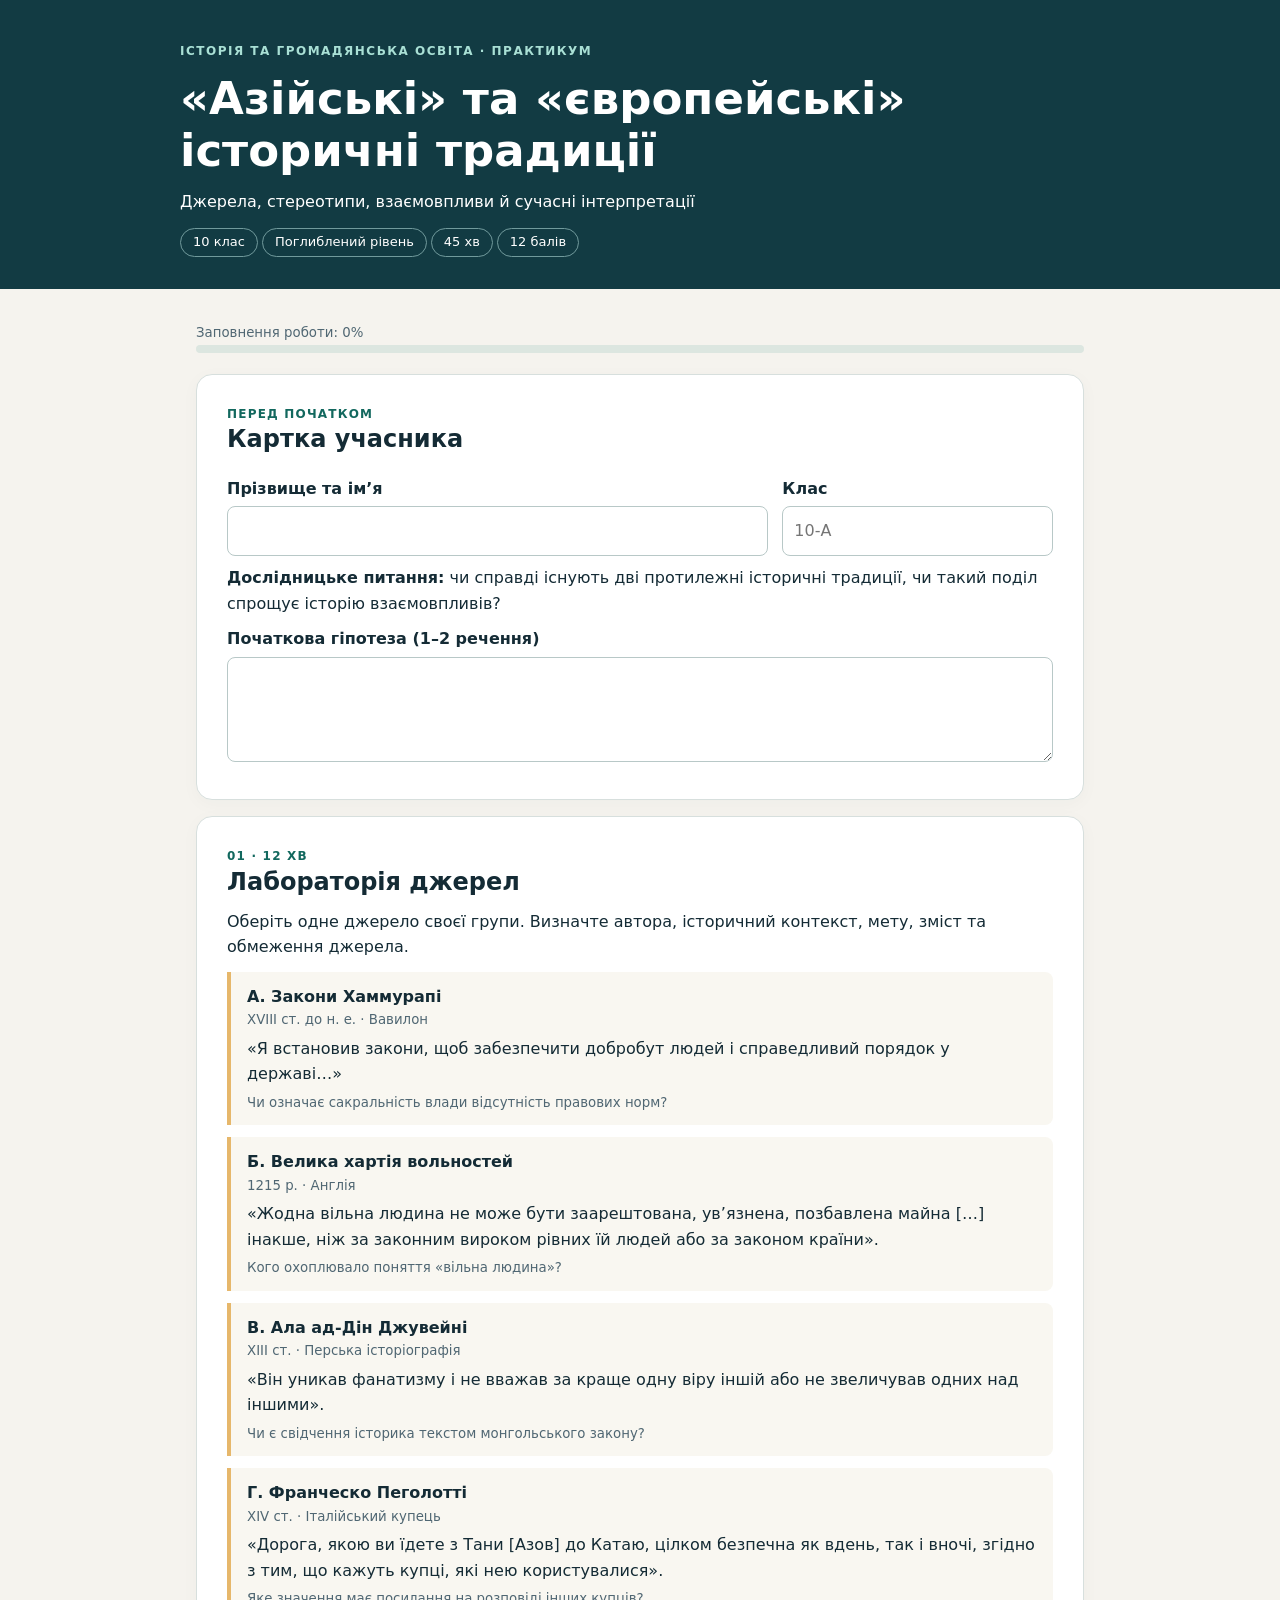
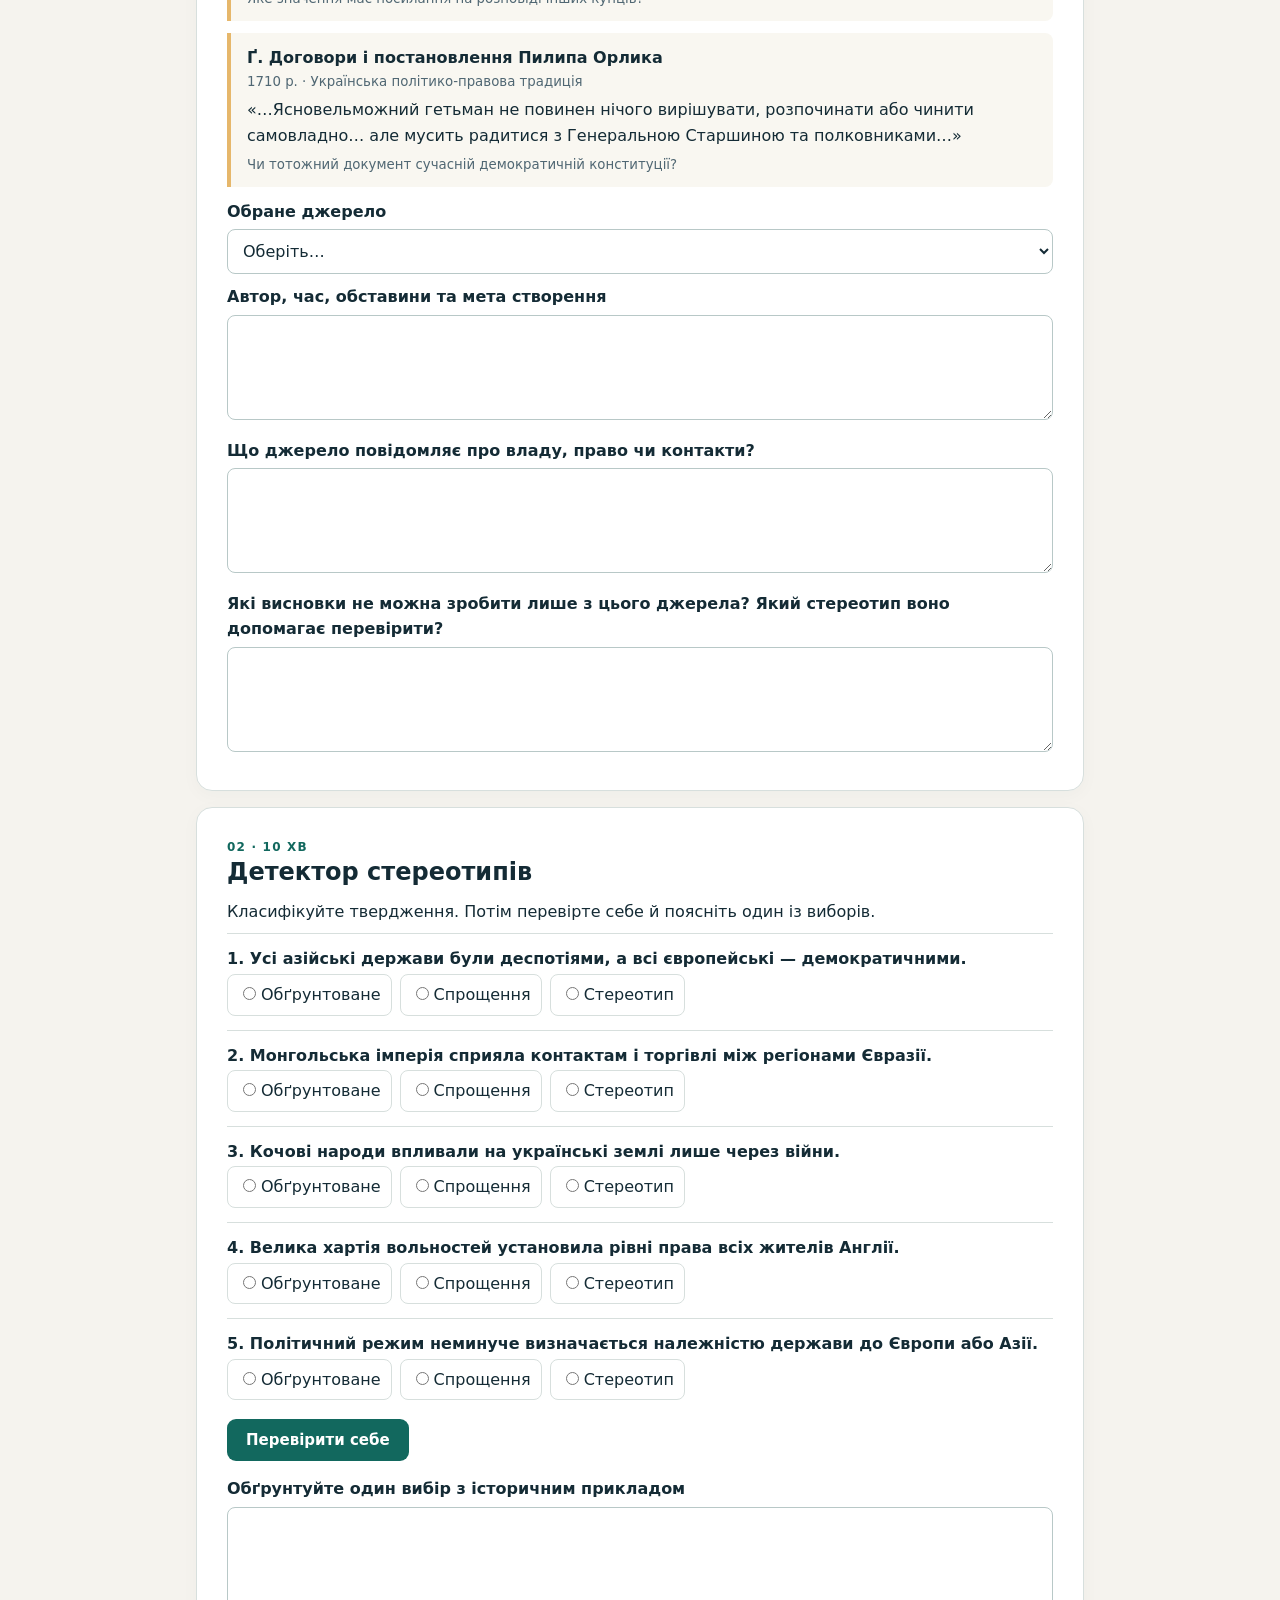
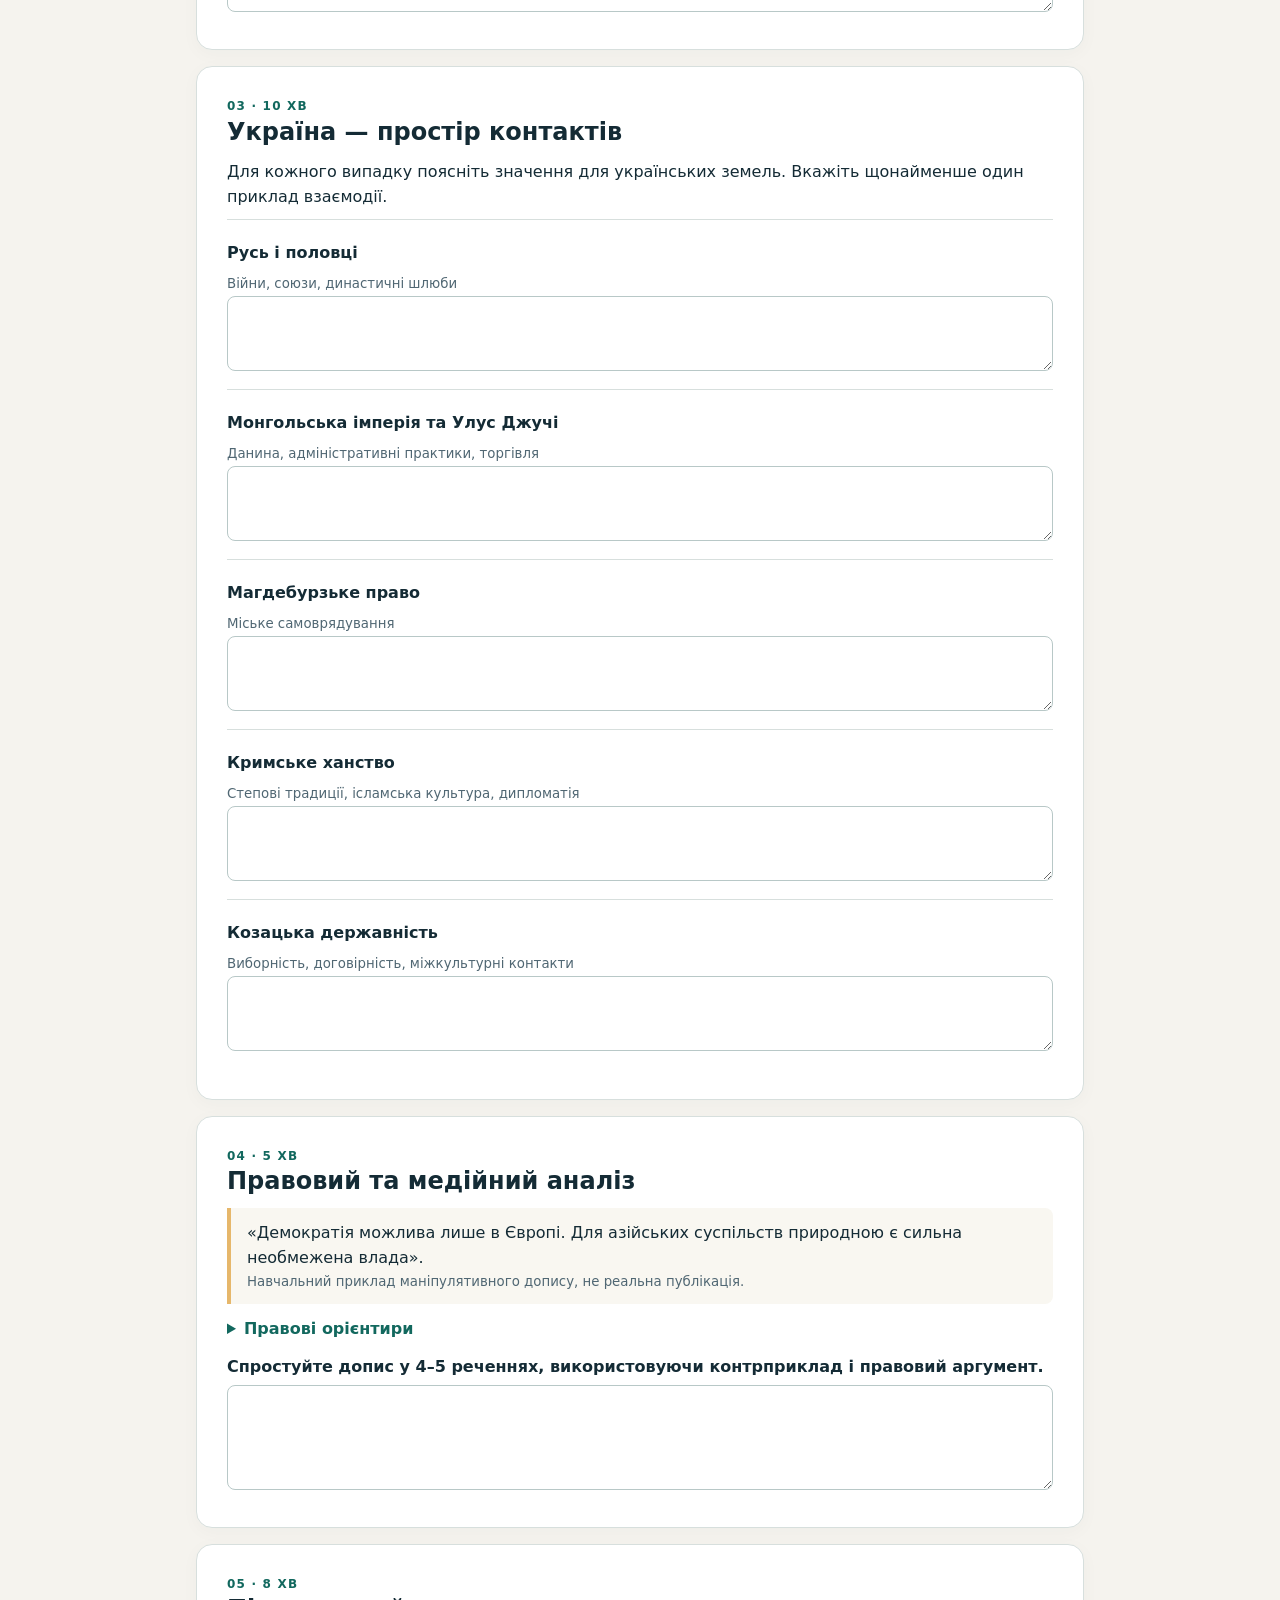
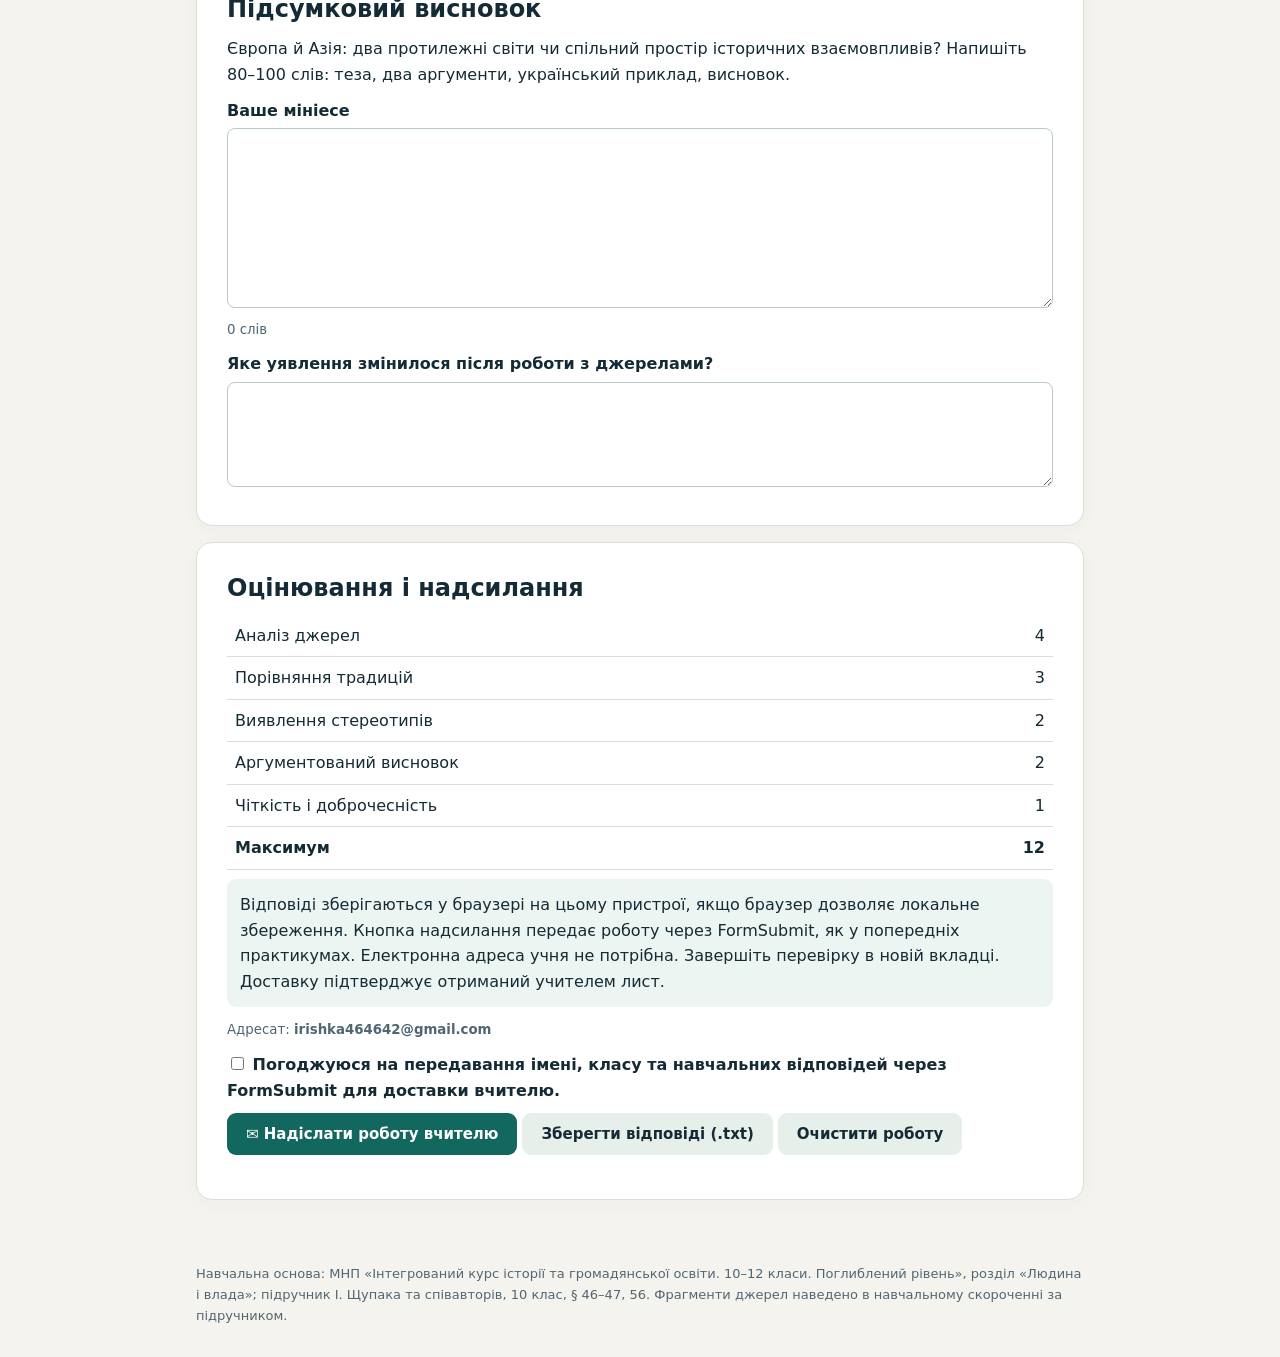
<file: Історія та ГО/practicum-eurasia/index.html>
<!doctype html><html lang="uk"><head><meta charset="utf-8"><meta name="viewport" content="width=device-width,initial-scale=1"><title>Практикум • Європа й Азія</title><style>
:root{--ink:#142b35;--muted:#506773;--paper:#f5f3ee;--line:#d7dfdd;--accent:#12685e;--gold:#e6b76b}*{box-sizing:border-box}body{margin:0;background:var(--paper);color:var(--ink);font:16px/1.6 system-ui,sans-serif}header{background:#123b43;color:#fff;padding:42px 20px 32px}header>div,main,footer{max-width:920px;margin:auto}h1{font-size:clamp(28px,5vw,45px);line-height:1.15;max-width:850px;margin:12px 0}h2{font-size:24px;line-height:1.25;margin:0 0 12px}h3{font-size:17px;margin:10px 0}p{margin:9px 0}small,.muted{color:var(--muted)}header small{color:#c6e2df}main{padding:20px 16px 48px}.panel{background:white;border:1px solid var(--line);border-radius:16px;padding:clamp(16px,4vw,30px);margin:16px 0;box-shadow:0 4px 18px #173c3c08}.eyebrow{font-size:12px;letter-spacing:1.5px;text-transform:uppercase;font-weight:750;color:#a9e0d5}.pill{display:inline-block;border:1px solid #719a9c;border-radius:30px;padding:3px 12px;margin:5px 4px 0 0;font-size:13px}.num{font-size:12px;color:var(--accent);letter-spacing:1.2px;font-weight:800}label{display:block;font-weight:600;margin:10px 0 5px}input,textarea,select{font:inherit;color:inherit;border:1px solid #b8c8c7;border-radius:8px;background:#fff;padding:11px;width:100%}textarea{min-height:105px;resize:vertical}input:focus,textarea:focus,select:focus{outline:3px solid #b8e4d8;border-color:var(--accent)}.two{display:grid;grid-template-columns:2fr 1fr;gap:14px}.source{border-left:4px solid var(--gold);background:#f9f7f1;padding:12px 16px;margin:12px 0;border-radius:0 8px 8px 0}.source p{margin:5px 0}.source small{display:block}.question{border-top:1px solid var(--line);padding:12px 0}.choices{display:flex;gap:8px;flex-wrap:wrap}.choices label{border:1px solid var(--line);border-radius:8px;padding:7px 10px;font-weight:400;cursor:pointer;margin:2px 0}.choices input{width:auto;accent-color:var(--accent);margin-right:5px}.feedback{font-size:14px;color:var(--accent)}button{border:0;border-radius:9px;background:var(--accent);color:#fff;padding:12px 19px;font:600 15px system-ui;cursor:pointer;margin:5px 5px 5px 0}button.secondary{background:#e7efeb;color:var(--ink)}button:focus-visible{outline:3px solid var(--gold)}.progress{height:8px;background:#dce6e0;border-radius:10px;overflow:hidden}.progress>div{height:100%;width:0;background:var(--accent);transition:width .2s}.progressbar{position:sticky;top:0;z-index:3;background:var(--paper);padding:10px 0 5px}.case{border-top:1px solid var(--line);padding:10px 0}.case textarea{min-height:75px}details{margin:12px 0}summary{cursor:pointer;color:var(--accent);font-weight:650}.notice{padding:13px;background:#edf5f2;border-radius:9px}.rubric{width:100%;border-collapse:collapse}.rubric td{border-bottom:1px solid var(--line);padding:8px}.rubric td:last-child{text-align:right}footer{padding:0 16px 30px;font-size:13px;color:var(--muted)}@media(max-width:540px){.two{grid-template-columns:1fr}.choices{display:block}.choices label{display:block}}@media print{header{background:white;color:black}button,.progressbar{display:none}.panel{break-inside:avoid;box-shadow:none}}
</style></head><body><header><div><div class="eyebrow">Історія та громадянська освіта · Практикум</div><h1>«Азійські» та «європейські» історичні традиції</h1><p>Джерела, стереотипи, взаємовпливи й сучасні інтерпретації</p><span class="pill">10 клас</span><span class="pill">Поглиблений рівень</span><span class="pill">45 хв</span><span class="pill">12 балів</span></div></header><main><div class="progressbar"><small id="progressText">Заповнення роботи: 0%</small><div class="progress"><div id="progress"></div></div></div><form id="work"><section class="panel"><div class="num">ПЕРЕД ПОЧАТКОМ</div><h2>Картка учасника</h2><div class="two"><div><label for="student">Прізвище та ім’я</label><input id="student" name="student" required autocomplete="name" maxlength="100"></div><div><label for="class">Клас</label><input id="class" name="class" required placeholder="10-А" maxlength="20"></div></div><p><b>Дослідницьке питання:</b> чи справді існують дві протилежні історичні традиції, чи такий поділ спрощує історію взаємовпливів?</p><label for="hypothesis">Початкова гіпотеза (1–2 речення)</label><textarea id="hypothesis" name="hypothesis" required></textarea></section>
<section class="panel"><div class="num">01 · 12 ХВ</div><h2>Лабораторія джерел</h2><p>Оберіть одне джерело своєї групи. Визначте автора, історичний контекст, мету, зміст та обмеження джерела.</p><div id="sources"></div><label for="sourceChoice">Обране джерело</label><select id="sourceChoice" name="sourceChoice" required><option value="">Оберіть…</option></select><label for="context">Автор, час, обставини та мета створення</label><textarea id="context" name="context" required></textarea><label for="evidence">Що джерело повідомляє про владу, право чи контакти?</label><textarea id="evidence" name="evidence" required></textarea><label for="limits">Які висновки не можна зробити лише з цього джерела? Який стереотип воно допомагає перевірити?</label><textarea id="limits" name="limits" required></textarea></section>
<section class="panel"><div class="num">02 · 10 ХВ</div><h2>Детектор стереотипів</h2><p>Класифікуйте твердження. Потім перевірте себе й поясніть один із виборів.</p><div id="quiz"></div><button type="button" id="check">Перевірити себе</button><p id="score" role="status"></p><label for="reason">Обґрунтуйте один вибір з історичним прикладом</label><textarea id="reason" name="reason" required></textarea></section>
<section class="panel"><div class="num">03 · 10 ХВ</div><h2>Україна — простір контактів</h2><p>Для кожного випадку поясніть значення для українських земель. Вкажіть щонайменше один приклад взаємодії.</p><div id="cases"></div></section>
<section class="panel"><div class="num">04 · 5 ХВ</div><h2>Правовий та медійний аналіз</h2><div class="source">«Демократія можлива лише в Європі. Для азійських суспільств природною є сильна необмежена влада». <small>Навчальний приклад маніпулятивного допису, не реальна публікація.</small></div><details><summary>Правові орієнтири</summary><p>Загальна декларація прав людини (1948), ст. 1: усі люди народжуються вільними та рівними у своїй гідності й правах.</p><p>Конституція України, ст. 3: людина, її життя, здоров’я, честь, гідність, недоторканність і безпека визнаються найвищою соціальною цінністю; права та свободи визначають діяльність держави.</p></details><label for="media">Спростуйте допис у 4–5 реченнях, використовуючи контрприклад і правовий аргумент.</label><textarea id="media" name="media" required></textarea></section>
<section class="panel"><div class="num">05 · 8 ХВ</div><h2>Підсумковий висновок</h2><p>Європа й Азія: два протилежні світи чи спільний простір історичних взаємовпливів? Напишіть 80–100 слів: теза, два аргументи, український приклад, висновок.</p><label for="essay">Ваше мініесе</label><textarea id="essay" name="essay" required style="min-height:180px"></textarea><small id="words">0 слів</small><label for="reflection">Яке уявлення змінилося після роботи з джерелами?</label><textarea id="reflection" name="reflection" required></textarea></section>
<section class="panel"><h2>Оцінювання і надсилання</h2><table class="rubric"><tr><td>Аналіз джерел</td><td>4</td></tr><tr><td>Порівняння традицій</td><td>3</td></tr><tr><td>Виявлення стереотипів</td><td>2</td></tr><tr><td>Аргументований висновок</td><td>2</td></tr><tr><td>Чіткість і доброчесність</td><td>1</td></tr><tr><td><b>Максимум</b></td><td><b>12</b></td></tr></table><p class="notice">Відповіді зберігаються у браузері на цьому пристрої, якщо браузер дозволяє локальне збереження. Кнопка надсилання передає роботу через FormSubmit, як у попередніх практикумах. Електронна адреса учня не потрібна. Завершіть перевірку в новій вкладці. Доставку підтверджує отриманий учителем лист.</p><p><small>Адресат: <b>irishka464642@gmail.com</b></small></p><label><input type="checkbox" id="consent" required style="width:auto"> Погоджуюся на передавання імені, класу та навчальних відповідей через FormSubmit для доставки вчителю.</label><button type="submit">✉ Надіслати роботу вчителю</button><button type="button" class="secondary" id="download">Зберегти відповіді (.txt)</button><button type="button" class="secondary" id="clear">Очистити роботу</button><p id="status" role="status"></p></section></form></main><footer>Навчальна основа: МНП «Інтегрований курс історії та громадянської освіти. 10–12 класи. Поглиблений рівень», розділ «Людина і влада»; підручник І. Щупака та співавторів, 10 клас, § 46–47, 56. Фрагменти джерел наведено в навчальному скороченні за підручником.</footer><script>
const email='irishka464642@gmail.com';const sources=[['А. Закони Хаммурапі','XVIII ст. до н. е. · Вавилон','«Я встановив закони, щоб забезпечити добробут людей і справедливий порядок у державі…»','Чи означає сакральність влади відсутність правових норм?'],['Б. Велика хартія вольностей','1215 р. · Англія','«Жодна вільна людина не може бути заарештована, ув’язнена, позбавлена майна […] інакше, ніж за законним вироком рівних їй людей або за законом країни».','Кого охоплювало поняття «вільна людина»?'],['В. Ала ад-Дін Джувейні','XIII ст. · Перська історіографія','«Він уникав фанатизму і не вважав за краще одну віру іншій або не звеличував одних над іншими».','Чи є свідчення історика текстом монгольського закону?'],['Г. Франческо Пеголотті','XIV ст. · Італійський купець','«Дорога, якою ви їдете з Тани [Азов] до Катаю, цілком безпечна як вдень, так і вночі, згідно з тим, що кажуть купці, які нею користувалися».','Яке значення має посилання на розповіді інших купців?'],['Ґ. Договори і постановлення Пилипа Орлика','1710 р. · Українська політико-правова традиція','«…Ясновельможний гетьман не повинен нічого вирішувати, розпочинати або чинити самовладно… але мусить радитися з Генеральною Старшиною та полковниками…»','Чи тотожний документ сучасній демократичній конституції?']];const questions=[['Усі азійські держави були деспотіями, а всі європейські — демократичними.','Стереотип','У межах обох регіонів існували різні політичні системи.'],['Монгольська імперія сприяла контактам і торгівлі між регіонами Євразії.','Обґрунтоване','Торговельні зв’язки розвивалися, хоча завоювання супроводжувалися насильством.'],['Кочові народи впливали на українські землі лише через війни.','Стереотип','Існували також союзи, торгівля та династичні шлюби.'],['Велика хартія вольностей установила рівні права всіх жителів Англії.','Спрощення','Хартія обмежувала королівську владу, але не встановлювала загальної рівності.'],['Політичний режим неминуче визначається належністю держави до Європи або Азії.','Стереотип','Режими залежать від інституцій, історичних умов та суспільних рішень.']];const cases=[['Русь і половці','Війни, союзи, династичні шлюби'],['Монгольська імперія та Улус Джучі','Данина, адміністративні практики, торгівля'],['Магдебурзьке право','Міське самоврядування'],['Кримське ханство','Степові традиції, ісламська культура, дипломатія'],['Козацька державність','Виборність, договірність, міжкультурні контакти']];const $=id=>document.getElementById(id);const form=$('work');sources.forEach((s,i)=>{let d=document.createElement('div');d.className='source';d.innerHTML=`<b>${s[0]}</b><small>${s[1]}</small><p>${s[2]}</p><small>${s[3]}</small>`;$('sources').append(d);$('sourceChoice').add(new Option(s[0],s[0]))});questions.forEach((q,i)=>{let d=document.createElement('div');d.className='question';d.innerHTML=`<b>${i+1}. ${q[0]}</b><div class="choices">${['Обґрунтоване','Спрощення','Стереотип'].map((a,j)=>`<label><input type="radio" name="q${i}" value="${a}" ${j===0?'required':''}>${a}</label>`).join('')}</div><div class="feedback" id="f${i}" aria-live="polite"></div>`;$('quiz').append(d)});cases.forEach((c,i)=>{let d=document.createElement('div');d.className='case';d.innerHTML=`<label for="case${i}">${c[0]}</label><small>${c[1]}</small><textarea id="case${i}" name="case${i}" required></textarea>`;$('cases').append(d)});const key='practicum-eurasia-v1';function data(){return Object.fromEntries(new FormData(form).entries())}function update(){let d=data();let names=[...new Set([...form.querySelectorAll('[required]')].map(e=>e.name))];let count=names.filter(n=>String(d[n]||'').trim()).length;let p=Math.round(count/names.length*100);$('progress').style.width=p+'%';$('progressText').textContent=`Заповнення роботи: ${p}%`;$('words').textContent=($('essay').value.trim().match(/\S+/g)||[]).length+' слів';try{localStorage.setItem(key,JSON.stringify(d))}catch(e){}}try{let d=JSON.parse(localStorage.getItem(key)||'{}');for(let e of form.elements){if(e.name&&d[e.name]!=null){if(e.type==='radio')e.checked=e.value===d[e.name];else e.value=d[e.name]}}}catch(e){}form.addEventListener('input',update);form.addEventListener('change',update);update();$('check').onclick=()=>{let d=data(),correct=0;questions.forEach((q,i)=>{let a=d['q'+i];if(a===q[1])correct++;$('f'+i).textContent=(a===q[1]?'✓ Правильно. ':a?'Потрібно переглянути. ':'Не вибрано. ')+q[1]+'. '+q[2]});$('score').textContent=`Самоперевірка: ${correct} / 5 (не підсумкова оцінка)`};function report(){let d=data();let out=['ПРАКТИКУМ: «Азійські» та «європейські» історичні традиції',`Учень/учениця: ${d.student||''}`,`Клас: ${d.class||''}`,'','Гіпотеза: '+(d.hypothesis||''),'','1. Джерело: '+(d.sourceChoice||''),'Контекст: '+(d.context||''),'Зміст: '+(d.evidence||''),'Обмеження: '+(d.limits||''),'','2. Детектор стереотипів',...questions.map((q,i)=>`${i+1}. ${q[0]} — ${d['q'+i]||'Не заповнено'}`),'Обґрунтування: '+(d.reason||''),'','3. Україна — простір контактів',...cases.map((c,i)=>c[0]+': '+(d['case'+i]||'')),'','4. Правовий та медійний аналіз: '+(d.media||''),'','5. Мініесе: '+(d.essay||''),'Рефлексія: '+(d.reflection||'')];return out.join('\n')}function download(){let blob=new Blob(['\ufeff'+report()],{type:'text/plain;charset=utf-8'}),a=document.createElement('a');a.href=URL.createObjectURL(blob);a.download='Практикум_'+($('student').value.trim().replace(/[^\p{L}\p{N} -]/gu,'')||'робота')+'.txt';a.click();setTimeout(()=>URL.revokeObjectURL(a.href),1000)}$('download').onclick=download;form.addEventListener('submit',e=>{e.preventDefault();const d=data();const f=document.createElement('form');f.method='POST';f.action='https://formsubmit.co/'+email;f.target='_blank';const payload={'_subject':'Практикум Європа й Азія — '+d.class+' — '+d.student,'_template':'table','Учень':d.student,'Клас':d.class,'Виконана робота':report()};for(const [k,v] of Object.entries(payload)){const input=document.createElement('input');input.type='hidden';input.name=k;input.value=v;f.append(input)}document.body.append(f);f.submit();f.remove();$('status').textContent='Відкривається FormSubmit. Завершіть перевірку в новій вкладці; факт доставки підтверджує лист у пошті вчителя.'});$('clear').onclick=()=>{if(confirm('Видалити всі відповіді з цього браузера?')){form.reset();questions.forEach((q,i)=>$('f'+i).textContent='');$('score').textContent='';$('status').textContent='';update()}};
</script></body></html>
</file>
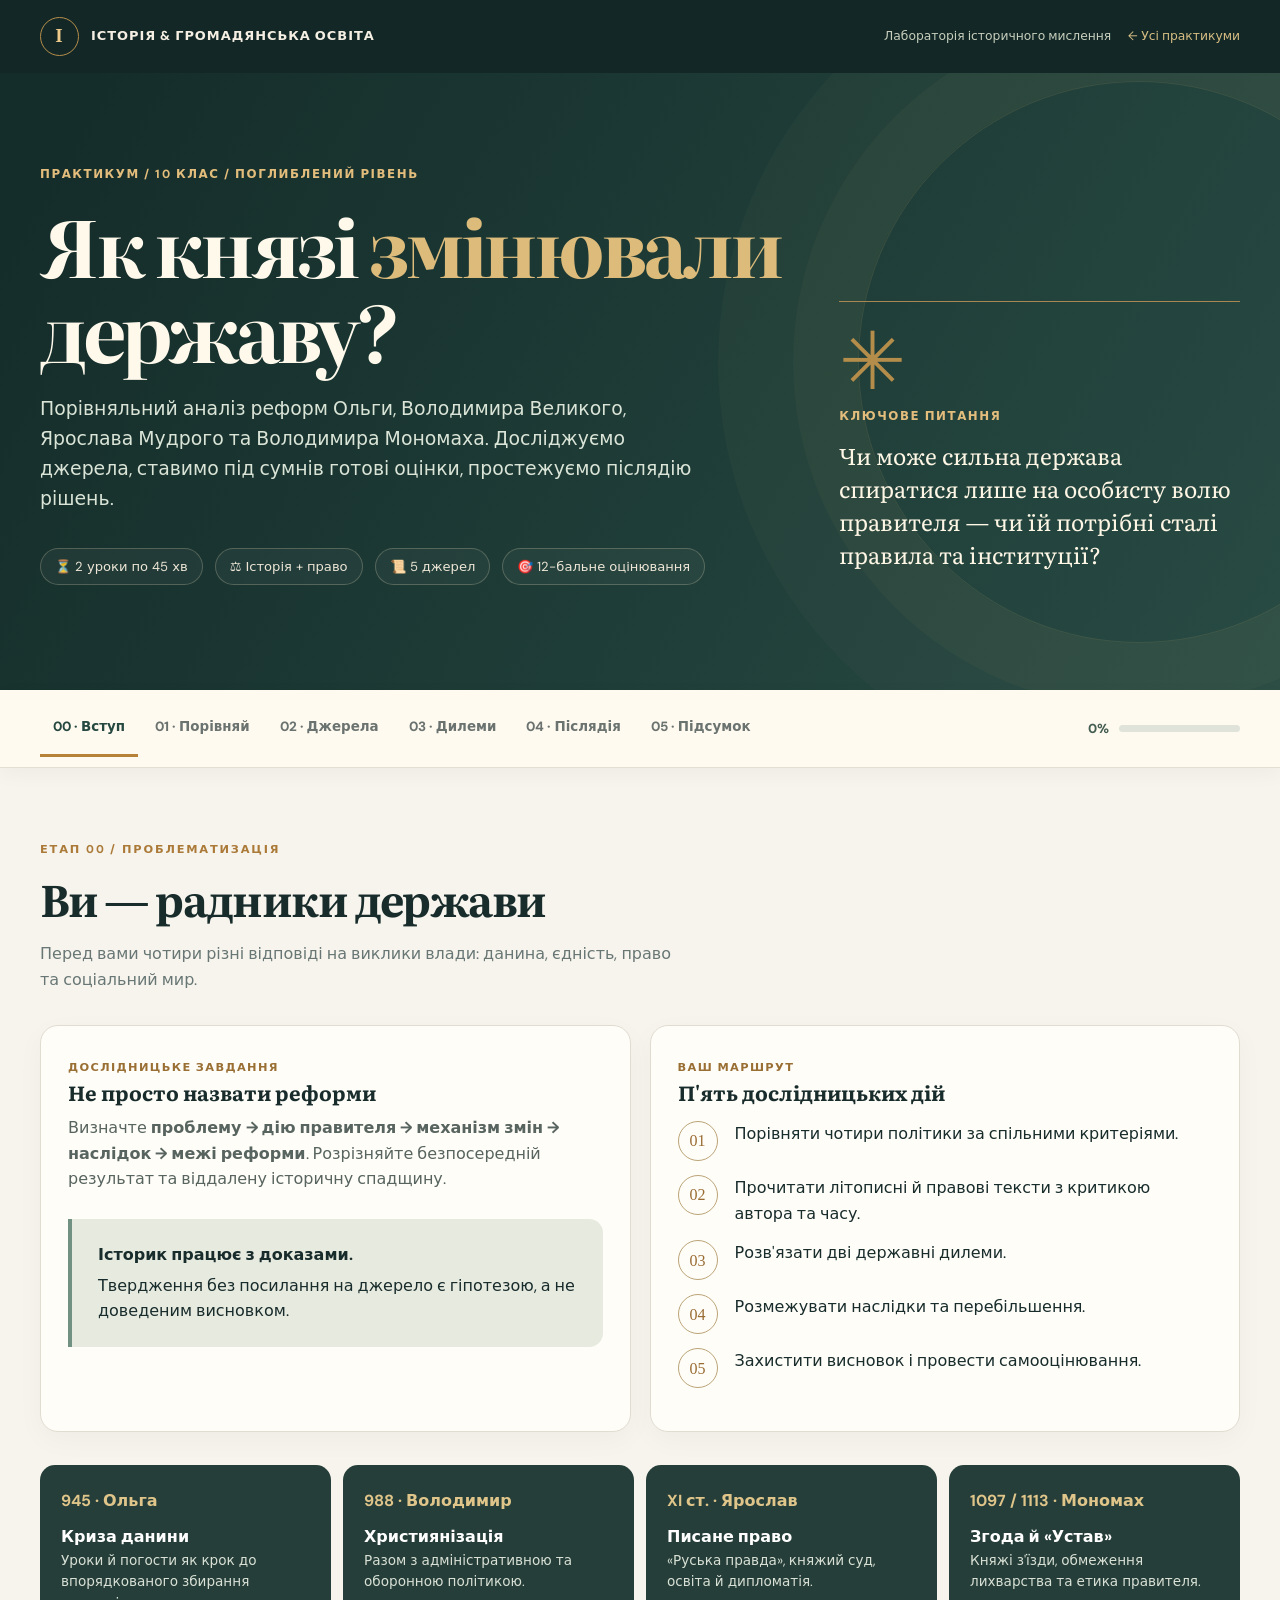
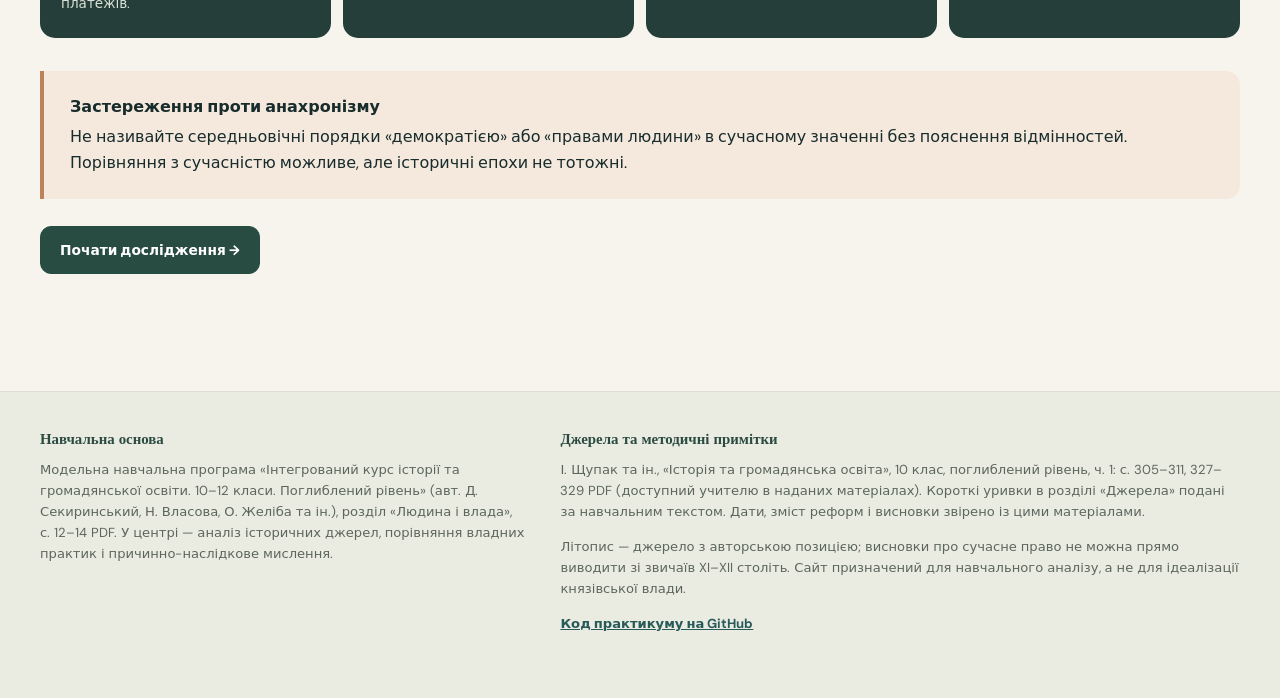
<file: Історія та ГО/reformy-rusi/index.html>
<!doctype html>
<html lang="uk"><head>
<meta charset="utf-8"><meta name="viewport" content="width=device-width,initial-scale=1">
<meta name="theme-color" content="#182f2a">
<meta name="description" content="Інтерактивний практикум для 10 класу: порівняння реформ княгині Ольги, Володимира Великого, Ярослава Мудрого та Володимира Мономаха, аналіз джерел і довготривалих наслідків.">
<title>Реформи Русі-України — інтерактивний практикум</title>
<link rel="stylesheet" href="./styles.css">
</head><body>
<div class="site-top"><div class="container topbar">
<a class="brand" href="../../"><span class="brand-mark">І</span><span>ІСТОРІЯ & ГРОМАДЯНСЬКА ОСВІТА</span></a>
<div class="topright"><span>Лабораторія історичного мислення</span><a href="../../">← Усі практикуми</a></div>
</div></div>
<header class="hero"><div class="container hero-inner">
<div><span class="eyebrow">ПРАКТИКУМ / 10 КЛАС / ПОГЛИБЛЕНИЙ РІВЕНЬ</span>
<h1>Як князі <em>змінювали</em> державу?</h1>
<p class="hero-lede">Порівняльний аналіз реформ Ольги, Володимира Великого, Ярослава Мудрого та Володимира Мономаха. Досліджуємо джерела, ставимо під сумнів готові оцінки, простежуємо післядію рішень.</p>
<div class="hero-facts"><span>⏳ 2 уроки по 45 хв</span><span>⚖️ Історія + право</span><span>📜 5 джерел</span><span>🎯 12-бальне оцінювання</span></div>
</div>
<aside class="hero-aside"><div class="deco" aria-hidden="true">✳</div><span class="eyebrow">КЛЮЧОВЕ ПИТАННЯ</span><p class="large-q">Чи може сильна держава спиратися лише на особисту волю правителя — чи їй потрібні сталі правила та інституції?</p></aside>
</div></header>
<div class="stagebar"><div class="container stage-inner">
<nav class="tabs" aria-label="Етапи практикуму" role="tablist">
<button class="tab active" role="tab" aria-selected="true" data-view="start">00 · Вступ</button>
<button class="tab" role="tab" aria-selected="false" data-view="compare">01 · Порівняй</button>
<button class="tab" role="tab" aria-selected="false" data-view="sources">02 · Джерела</button>
<button class="tab" role="tab" aria-selected="false" data-view="cases">03 · Дилеми</button>
<button class="tab" role="tab" aria-selected="false" data-view="legacy">04 · Післядія</button>
<button class="tab" role="tab" aria-selected="false" data-view="finish">05 · Підсумок</button>
</nav><div class="progress-widget" title="Відсоток завершених навчальних дій"><span id="progressText">0%</span><div class="progress-track"><span class="progress-fill" id="progressFill"></span></div></div>
</div></div>
<main class="container">
<section class="view active" id="start" role="tabpanel">
<div class="section-heading"><div><span class="section-number">ЕТАП 00 / ПРОБЛЕМАТИЗАЦІЯ</span><h2>Ви — радники держави</h2><p>Перед вами чотири різні відповіді на виклики влади: данина, єдність, право та соціальний мир.</p></div></div>
<div class="intro-grid">
<div class="panel"><span class="mini-label">Дослідницьке завдання</span><h3>Не просто назвати реформи</h3><p>Визначте <b>проблему → дію правителя → механізм змін → наслідок → межі реформи</b>. Розрізняйте безпосередній результат та віддалену історичну спадщину.</p><div class="banner"><strong>Історик працює з доказами.</strong>Твердження без посилання на джерело є гіпотезою, а не доведеним висновком.</div></div>
<div class="panel"><span class="mini-label">Ваш маршрут</span><h3>П'ять дослідницьких дій</h3><ol class="step-list"><li>Порівняти чотири політики за спільними критеріями.</li><li>Прочитати літописні й правові тексти з критикою автора та часу.</li><li>Розв'язати дві державні дилеми.</li><li>Розмежувати наслідки та перебільшення.</li><li>Захистити висновок і провести самооцінювання.</li></ol></div>
</div>
<div class="timeline" aria-label="Хронологія реформ">
<div class="timeline-item"><b>945 · Ольга</b><strong>Криза данини</strong><span>Уроки й погости як крок до впорядкованого збирання платежів.</span></div>
<div class="timeline-item"><b>988 · Володимир</b><strong>Християнізація</strong><span>Разом з адміністративною та оборонною політикою.</span></div>
<div class="timeline-item"><b>XI ст. · Ярослав</b><strong>Писане право</strong><span>«Руська правда», княжий суд, освіта й дипломатія.</span></div>
<div class="timeline-item"><b>1097 / 1113 · Мономах</b><strong>Згода й «Устав»</strong><span>Княжі з'їзди, обмеження лихварства та етика правителя.</span></div>
</div>
<div class="banner warn"><strong>Застереження проти анахронізму</strong>Не називайте середньовічні порядки «демократією» або «правами людини» в сучасному значенні без пояснення відмінностей. Порівняння з сучасністю можливе, але історичні епохи не тотожні.</div>
<div class="actions"><button class="btn primary" data-next="compare">Почати дослідження →</button></div>
</section>

<section class="view" id="compare" role="tabpanel">
<div class="section-heading"><div><span class="section-number">ЕТАП 01 / ПОРІВНЯЛЬНИЙ АНАЛІЗ</span><h2>Чотири правителі. Чотири стратегії</h2><p>Однакова схема для всіх: виклик, інструмент, вплив, обмеження. Зверніть увагу на спадкоємність — новий князь не починав історію з нуля.</p></div></div>
<div class="ruler-grid">
<article class="ruler-card"><div class="ruler-head"><span>945–964 · княгиня</span><h3>Ольга</h3>Упорядкування данини</div><div class="ruler-body"><dl>
<dt>Проблема</dt><dd>Конфлікти через непередбачуване полюддя; загибель Ігоря 945 р.</dd>
<dt>Дії</dt><dd>Установлення <b>уроків</b> (норми данини) та <b>погостів</b> (пунктів збирання й управління).</dd>
<dt>Механізм</dt><dd>Перехід від особистого об'їзду князя до більш регулярного фіскального порядку.</dd>
<dt>Післядія</dt><dd>Посилення керованості земель і передумови для сталого апарату влади.</dd>
<dt class="limit">Межі</dt><dd>Встановлення правил не означало рівності підданих або відмови від примусу.</dd></dl></div></article>
<article class="ruler-card"><div class="ruler-head"><span>980–1015 · великий князь</span><h3>Володимир Великий</h3>Єдність і легітимність</div><div class="ruler-body"><dl>
<dt>Проблема</dt><dd>Племінна автономія, суперництво місцевих князів, загроза степових нападів.</dd>
<dt>Дії</dt><dd>Посадження синів та посадників у ключових містах; хрещення Русі 988 р.; оборонні укріплення.</dd>
<dt>Механізм</dt><dd>Територіальне управління, спільна релігійна інфраструктура й мобілізація на оборону.</dd>
<dt>Післядія</dt><dd>Інтеграція до християнського дипломатичного й культурного простору Європи.</dd>
<dt class="limit">Межі</dt><dd>Християнізація була тривалим процесом; не всі регіони відразу прийняли нову віру.</dd></dl></div></article>
<article class="ruler-card"><div class="ruler-head"><span>1019–1054 · великий князь</span><h3>Ярослав Мудрий</h3>Писаний закон і культура</div><div class="ruler-body"><dl>
<dt>Проблема</dt><dd>Потреба в передбачуваних судах, внутрішньому порядку та визнанні на міжнародній арені.</dd>
<dt>Дії</dt><dd>Початковий етап кодифікації «Руської правди»; розвиток книжності, храмового будівництва й династичної дипломатії.</dd>
<dt>Механізм</dt><dd>Фіксація правових норм, система штрафів і княжого суду; підтримка церковних та освітніх інституцій.</dd>
<dt>Післядія</dt><dd>Правова й культурна спільність земель Русі тривала навіть у періоди роздробленості.</dd>
<dt class="limit">Межі</dt><dd>«Руська правда» захищала соціальні групи нерівною мірою; кровну помсту повністю скасували пізніше, за Ярославичів.</dd></dl></div></article>
<article class="ruler-card"><div class="ruler-head"><span>1113–1125 · великий князь</span><h3>Володимир Мономах</h3>Соціальний мир і відповідальність</div><div class="ruler-body"><dl>
<dt>Проблема</dt><dd>Міжусобиці, напади половців, боргове напруження та київське повстання 1113 р.</dd>
<dt>Дії</dt><dd>Підтримка князівських домовленостей (Любецький з'їзд 1097 р. — <b>до</b> його київського князювання); «Устав» 1113 р.; «Повчання дітям».</dd>
<dt>Механізм</dt><dd>Обмеження лихварства, спроба приборкати конфлікти, утвердження етики влади.</dd>
<dt>Післядія</dt><dd>Приклад соціального регулювання й ідеї відповідального правління.</dd>
<dt class="limit">Межі</dt><dd>Після Мономаха і Мстислава політична роздробленість посилилася; реформи не скасували станової нерівності.</dd></dl></div></article>
</div>
<div class="panel" style="margin-top:23px"><span class="mini-label">Готова схема для зіставлення</span><h3>Що саме змінював правитель?</h3><div class="comparison-scroll"><table class="comparison-table">
<thead><tr><th>Правитель</th><th>Головний напрям</th><th>Інструмент впливу</th><th>Стала зміна / обмеження</th></tr></thead><tbody>
<tr><td>Ольга</td><td>Фінанси й територіальне управління</td><td>Уроки, погости</td><td>Регулярніші платежі; збереження княжого примусу</td></tr>
<tr><td>Володимир</td><td>Адміністрація, релігія, оборона</td><td>Намісництво синів; християнство; укріплення</td><td>Зміцнення центру; нерівномірність змін</td></tr>
<tr><td>Ярослав</td><td>Суд і правові норми, культура</td><td>«Руська правда»; церковно-книжні установи</td><td>Спільна правова традиція; становий характер права</td></tr>
<tr><td>Мономах</td><td>Соціальне регулювання та міжкнязівські відносини</td><td>«Устав»; домовленості; політична етика</td><td>Тимчасова стабілізація; крихкість єдності</td></tr>
</tbody></table></div></div>
<div class="panel" style="margin-top:23px"><span class="mini-label">Ваша порівняльна таблиця / збереження на цьому пристрої</span><h3>Заповніть дослідницькі висновки</h3><div class="write-grid">
<div><label class="field" for="cmp1">1. Які реформи зробили владу передбачуванішою? <span>(2 приклади)</span></label><textarea id="cmp1" data-save="cmp1" placeholder="Норма → наслідок → посилання на джерело"></textarea></div>
<div><label class="field" for="cmp2">2. Чим об'єднання через віру відрізнялося від об'єднання через закон?</label><textarea id="cmp2" data-save="cmp2" placeholder="Спільне / відмінне / обмеження"></textarea></div>
<div><label class="field" for="cmp3">3. Які інтереси держави, еліти й звичайних людей могли не збігатися?</label><textarea id="cmp3" data-save="cmp3" placeholder="Назвіть принаймні дві соціальні групи"></textarea></div>
<div><label class="field" for="cmp4">4. Яка політика мала найтриваліший вплив? Обґрунтуйте двома фактами.</label><textarea id="cmp4" data-save="cmp4" placeholder="Моя теза → два докази → контраргумент"></textarea></div>
</div><div class="actions"><button class="btn primary" data-next="sources">До джерел →</button></div></div>
</section>

<section class="view" id="sources" role="tabpanel">
<div class="section-heading"><div><span class="section-number">ЕТАП 02 / ДЖЕРЕЛОЗНАВЧА ЛАБОРАТОРІЯ</span><h2>Документ не говорить сам за себе</h2><p>Оберіть джерело ліворуч. Для кожного визначте, що можна встановити напевно, хто й навіщо писав текст і яких висновків він не дозволяє.</p></div></div>
<div class="source-grid"><div><div class="source-menu" id="sourceMenu" aria-label="Оберіть документ"></div>
<div class="banner warn"><strong>Правила критики</strong>Літопис — оповідь, записана пізніше від описаних подій; правовий кодекс — норма, а не доказ, що її завжди виконували; «Повчання» — ціннісний текст, а не державний закон.</div></div>
<div class="source-card" id="sourceCard" aria-live="polite"></div></div>
<div class="actions"><button class="btn primary" data-next="cases">Перевірити рішення в історичних дилемах →</button></div>
</section>

<section class="view" id="cases" role="tabpanel">
<div class="section-heading"><div><span class="section-number">ЕТАП 03 / ІСТОРИЧНІ ДИЛЕМИ</span><h2>У вас є влада. Що робити?</h2><p>Порівнюйте не лише політичний зиск, а й ризики для підданих, легітимності та тривалості рішення. Після вибору прочитайте обґрунтування.</p></div></div>
<div class="case-grid" id="caseGrid"></div>
<div class="panel" style="margin-top:20px"><label class="field" for="caseArgument">Мініпозиція: «Реформи — це обмеження свавілля чи спосіб зміцнити владу?» <span>(5–7 речень)</span></label><textarea data-save="caseArgument" id="caseArgument" placeholder="Теза • приклад Ольги або Ярослава • аргумент • контраргумент • висновок"></textarea></div>
<div class="actions"><button class="btn primary" data-next="legacy">Оцінити післядію →</button></div>
</section>

<section class="view" id="legacy" role="tabpanel">
<div class="section-heading"><div><span class="section-number">ЕТАП 04 / ДОВГОТРИВАЛІ НАСЛІДКИ</span><h2>Спадщина чи красивий міф?</h2><p>Класифікуйте твердження: <b>підтверджена тяглість</b>, <b>обережна гіпотеза</b> або <b>перебільшення / анахронізм</b>. Потім поясніть свій вибір.</p></div></div>
<div class="outcome-grid" id="outcomeGrid"></div>
<div class="panel" style="margin-top:22px"><span class="mini-label">Історична причинність</span><h3>Від короткого результату до тривалої зміни</h3><p>Змоделюйте один ланцюжок, розрізняючи факти та припущення.</p>
<div class="write-grid">
<div><label class="field" for="leg1">Негайний результат (у межах правління)</label><textarea id="leg1" data-save="leg1" placeholder="Що реально змінилося тоді?"></textarea></div>
<div><label class="field" for="leg2">Середньострокова післядія (наступні десятиліття)</label><textarea id="leg2" data-save="leg2" placeholder="Який механізм продовжував діяти?"></textarea></div>
<div><label class="field" for="leg3">Довготривала спадщина (пізніші епохи)</label><textarea id="leg3" data-save="leg3" placeholder="Яка традиція збереглася і що змінилося?"></textarea></div>
<div><label class="field" for="leg4">Межа доказовості</label><textarea id="leg4" data-save="leg4" placeholder="Чого не можна вивести з цього джерела?"></textarea></div>
</div></div><div class="actions"><button class="btn primary" data-next="finish">До підсумкової перевірки →</button></div>
</section>

<section class="view" id="finish" role="tabpanel">
<div class="section-heading"><div><span class="section-number">ЕТАП 05 / ВИСНОВОК І САМООЦІНЮВАННЯ</span><h2>Історичний висновок має витримувати перевірку</h2><p>Виконайте короткий тест, сформулюйте остаточну тезу та оцініть власні докази за прозорими критеріями.</p></div></div>
<div class="intro-grid">
<div class="panel large"><span class="mini-label">Завдання для перевірки знань · 8 запитань</span><div id="quiz"></div><div class="actions"><button class="btn gold" id="checkQuiz">Перевірити тест</button><button class="btn secondary" id="resetQuiz">Скинути відповіді тесту</button></div><div class="quiz-score" id="quizScore" aria-live="polite"></div><p class="subtle">Тест — тренувальна перевірка фактів. Остаточне оцінювання враховує також роботу з джерелами й аргументацію.</p></div>
<div class="panel large"><span class="mini-label">Підсумкове твердження</span><h3>Захистіть власну позицію</h3><label class="field" for="thesis">«Найсуттєвіший крок до інституційної держави зробив/зробила …, адже …» <span>(8–10 речень)</span></label><textarea id="thesis" data-save="thesis" style="min-height:170px" placeholder="Теза; щонайменше 2 реформи і 2 джерела; відмінність коротких і довготривалих наслідків; застереження проти анахронізму."></textarea></div>
</div>
<h3 style="margin-top:40px">Рубрика оцінювання / 12 балів</h3><div class="rubric-grid">
<div class="rubric-item"><strong>3</strong><b>Порівняння</b><p><small>Точні факти, зрозумілі критерії, виявлення спільного й відмінного.</small></p><label><input type="checkbox" data-rubric="comparison"> Я це продемонстрував/-ла</label></div>
<div class="rubric-item"><strong>4</strong><b>Джерела</b><p><small>Автор, час, зміст, упередженість, доказ і межі інтерпретації.</small></p><label><input type="checkbox" data-rubric="sources"> Я це продемонстрував/-ла</label></div>
<div class="rubric-item"><strong>3</strong><b>Наслідки</b><p><small>Причинні зв'язки, коротка й довга тривалість, відсутність анахронізмів.</small></p><label><input type="checkbox" data-rubric="legacy"> Я це продемонстрував/-ла</label></div>
<div class="rubric-item"><strong>2</strong><b>Аргументація</b><p><small>Власна позиція, факти і контраргумент, чіткий висновок.</small></p><label><input type="checkbox" data-rubric="argument"> Я це продемонстрував/-ла</label></div>
</div>
<p class="note" style="margin-top:11px">Позначки означають виконання критеріїв, а не автоматично присвоєні бали. Оцінку за рівнем якості відповіді визначає вчитель/-ка.</p>
<form class="panel" style="margin-top:24px" id="submissionPanel" action="https://formsubmit.co/irishka464642@gmail.com" method="POST" target="_blank">
<span class="mini-label">Для учнів · передавання відповіді вчителю</span>
<h3>Надіслати виконану роботу</h3>
<p>Заповніть ім’я та клас, перевірте відповіді й натисніть «Надіслати роботу вчителю». Сервіс FormSubmit передасть ваші письмові відповіді та результат тесту на електронну пошту вчителя. Google Таблиці або окремий акаунт учня не потрібні.</p>
<div class="write-grid">
<div><label class="field" for="studentName">Ім'я та прізвище <span>(обов’язково)</span></label><input id="studentName" name="Учень_учениця" type="text" data-save="studentName" autocomplete="name" minlength="2" maxlength="120" required placeholder="Наприклад: Анна Петренко"></div>
<div><label class="field" for="className">Клас / група <span>(обов’язково)</span></label><input id="className" name="Клас_група" type="text" data-save="className" autocomplete="off" maxlength="60" required placeholder="Наприклад: 10-А"></div>
</div>
<label class="submit-agreement"><input type="checkbox" id="shareAnswers" required><span>Я розумію, що ім’я, клас, відповіді й результат тесту будуть передані вчителю через сторонній сервіс FormSubmit. Електронну адресу учня вводити не потрібно.</span></label>
<div class="honeypot" aria-hidden="true"><label for="contactWebsite">Це поле залишити порожнім</label><input id="contactWebsite" name="_honey" type="text" tabindex="-1" autocomplete="off"></div>
<input type="hidden" name="_subject" id="mailSubject" value="Практикум: Реформи Русі-України — робота учня">
<input type="hidden" name="_captcha" value="true">
<input type="hidden" name="_url" value="https://irishka464642.github.io/history-civic-education/%D0%86%D1%81%D1%82%D0%BE%D1%80%D1%96%D1%8F%20%D1%82%D0%B0%20%D0%93%D0%9E/reformy-rusi/">
<input type="hidden" name="Результат_тесту" id="submittedQuizScore" value="">
<input type="hidden" name="Виконано_відсотків" id="submittedProgress" value="">
<input type="hidden" name="Час_надсилання" id="submittedAt" value="">
<textarea class="honeypot" id="submittedAnswers" name="Відповіді_з_практикуму" aria-hidden="true" tabindex="-1"></textarea>
<div class="actions"><button class="btn gold" type="submit" id="submitToTeacher">Надіслати роботу вчителю →</button></div>
<p class="submission-state success" id="submissionStatus" role="status" aria-live="polite">Форма підключена до FormSubmit. Після першого надсилання вчитель має підтвердити адресу пошти через лист від сервісу.</p>
<p class="note">Форма відкриє нову вкладку FormSubmit. Перший лист може бути листом активації, а не учнівською роботою. Після підтвердження пошти обов’язково перевірте доставку тестової роботи.</p>
</form>
<div class="panel" style="margin-top:24px"><h3>Експортуйте роботу</h3><p>До надсилання відповіді зберігаються лише у вашому браузері. Після натискання «Надіслати» дані обробляє сторонній сервіс FormSubmit, який пересилає їх на пошту вчителя. Завантаження файлу нижче працює незалежно від пошти.</p>
<div class="actions"><button class="btn primary" id="exportAnswers">↓ Зберегти мою роботу (.txt)</button><button class="btn secondary" id="printWorksheet">Друк / PDF</button><button class="btn secondary" id="clearAnswers">Очистити локальні відповіді</button></div><p class="note" id="saveStatus">Відповіді зберігаються автоматично на пристрої.</p></div>
</section>
</main>
<footer class="footnote"><div class="container footer-columns">
<div><h3>Навчальна основа</h3><p>Модельна навчальна програма «Інтегрований курс історії та громадянської освіти. 10–12 класи. Поглиблений рівень» (авт. Д. Секиринський, Н. Власова, О. Желіба та ін.), розділ «Людина і влада», с. 12–14 PDF. У центрі — аналіз історичних джерел, порівняння владних практик і причинно-наслідкове мислення.</p></div>
<div><h3>Джерела та методичні примітки</h3><p>І. Щупак та ін., «Історія та громадянська освіта», 10 клас, поглиблений рівень, ч. 1: с. 305–311, 327–329 PDF (доступний учителю в наданих матеріалах). Короткі уривки в розділі «Джерела» подані за навчальним текстом. Дати, зміст реформ і висновки звірено із цими матеріалами.</p><p>Літопис — джерело з авторською позицією; висновки про сучасне право не можна прямо виводити зі звичаїв XI–XII століть. Сайт призначений для навчального аналізу, а не для ідеалізації князівської влади.</p><p><a href="https://github.com/irishka464642/history-civic-education/tree/main/%D0%86%D1%81%D1%82%D0%BE%D1%80%D1%96%D1%8F%20%D1%82%D0%B0%20%D0%93%D0%9E/reformy-rusi">Код практикуму на GitHub</a></p></div>
</div></footer>

<script src="./app.js" defer></script>
<script src="./submission.js" defer></script>
</body></html>
</file>
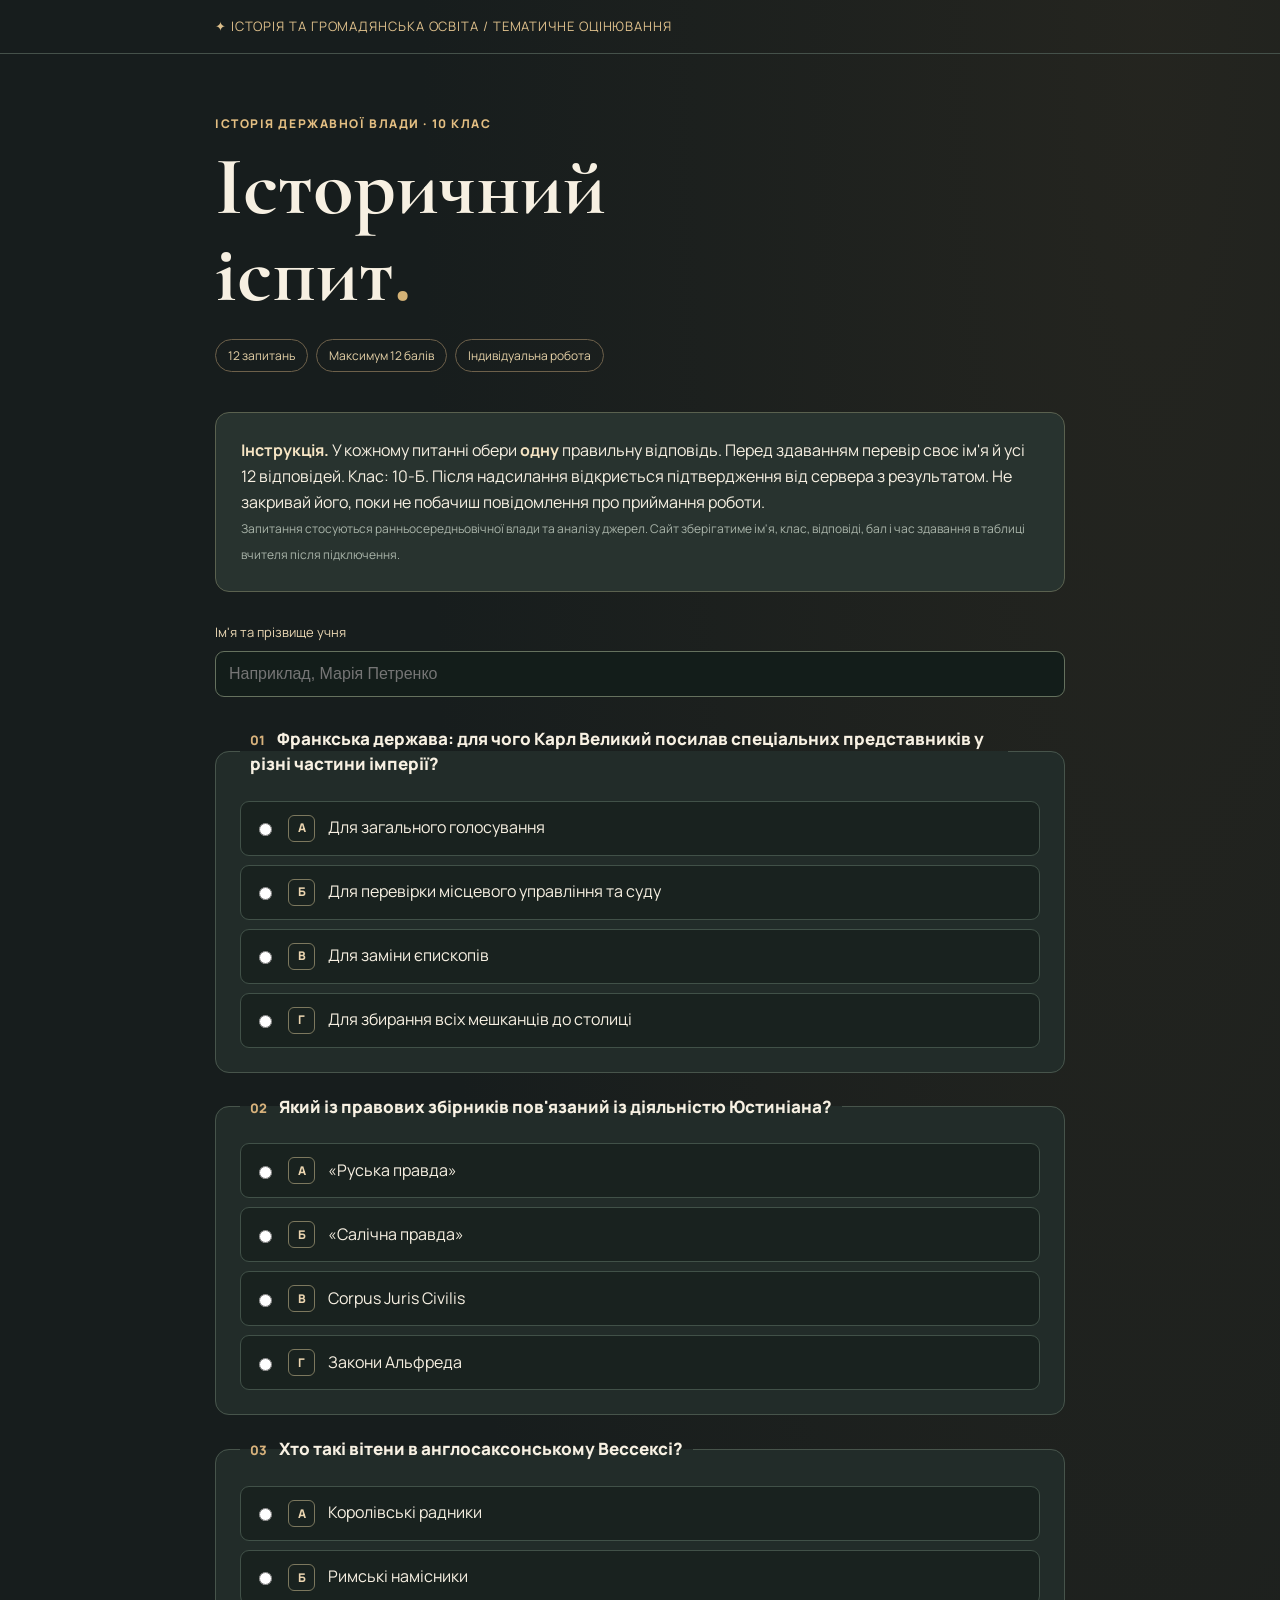
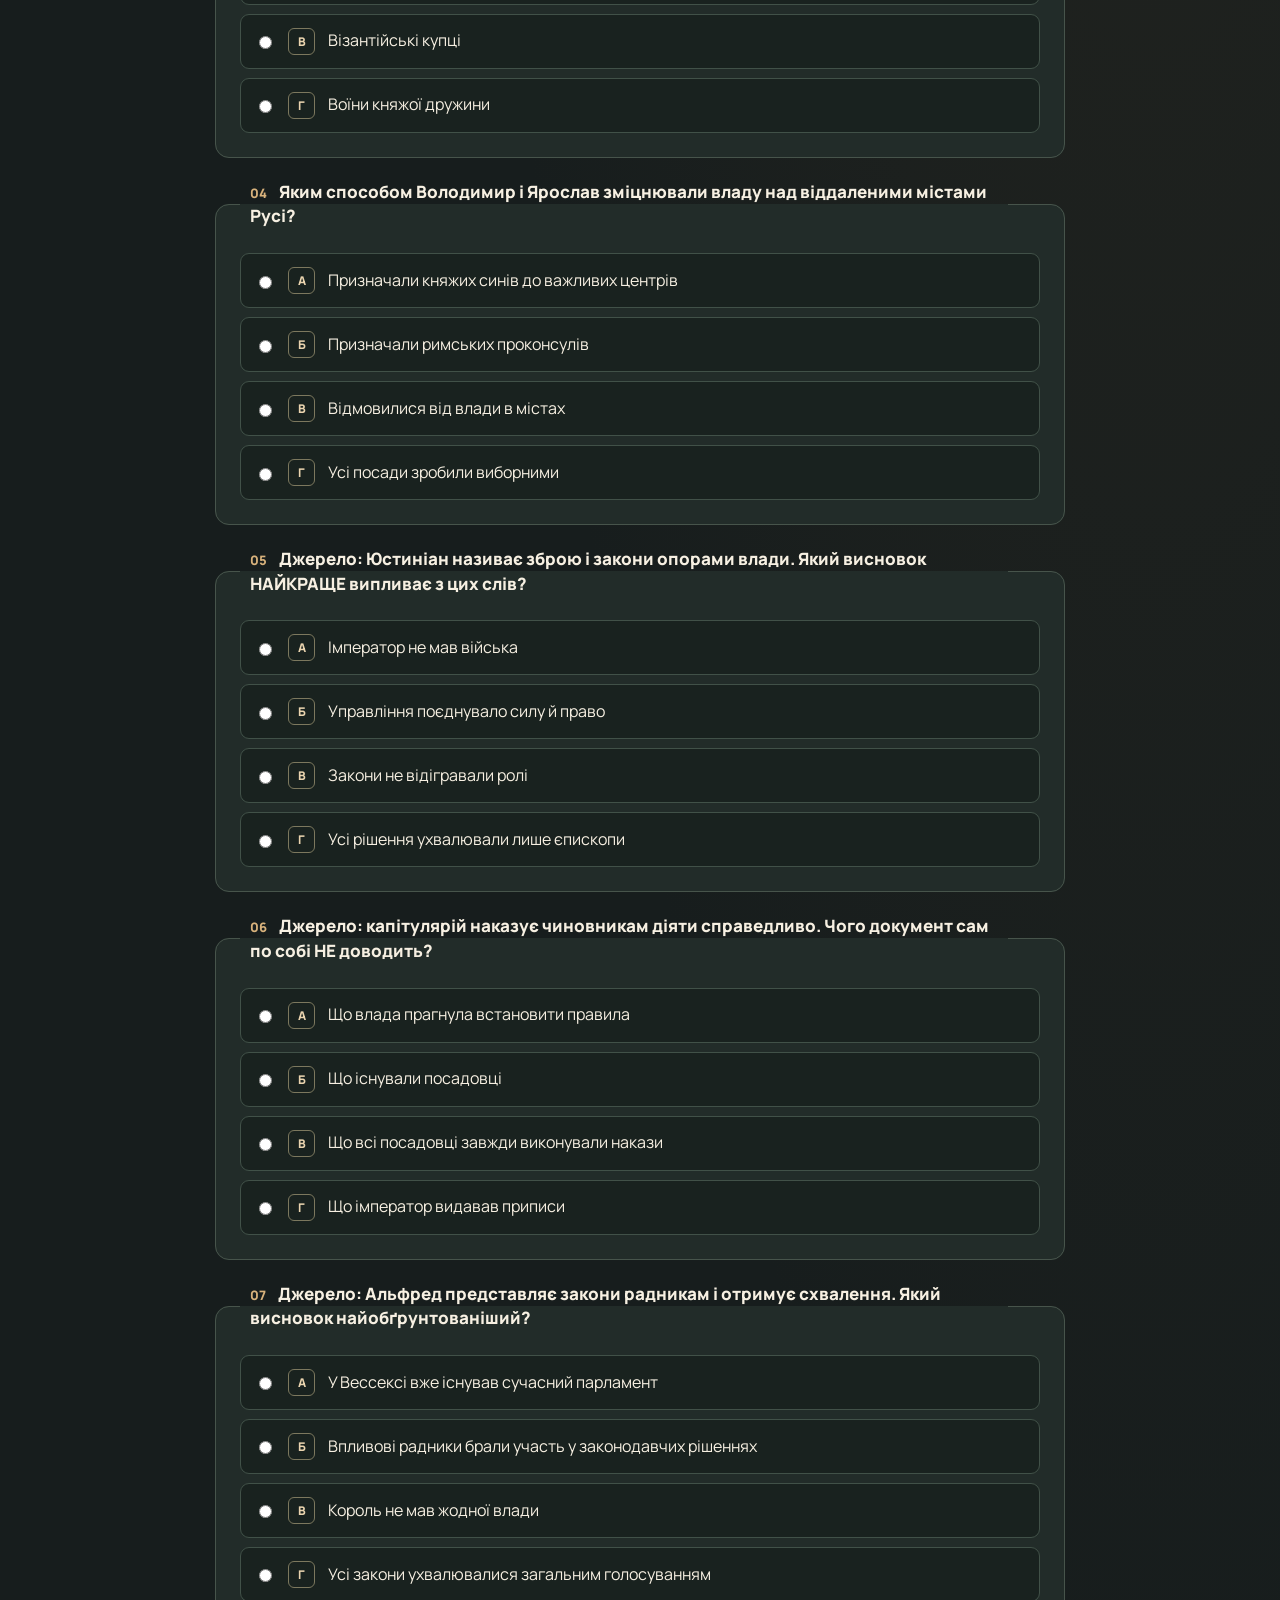
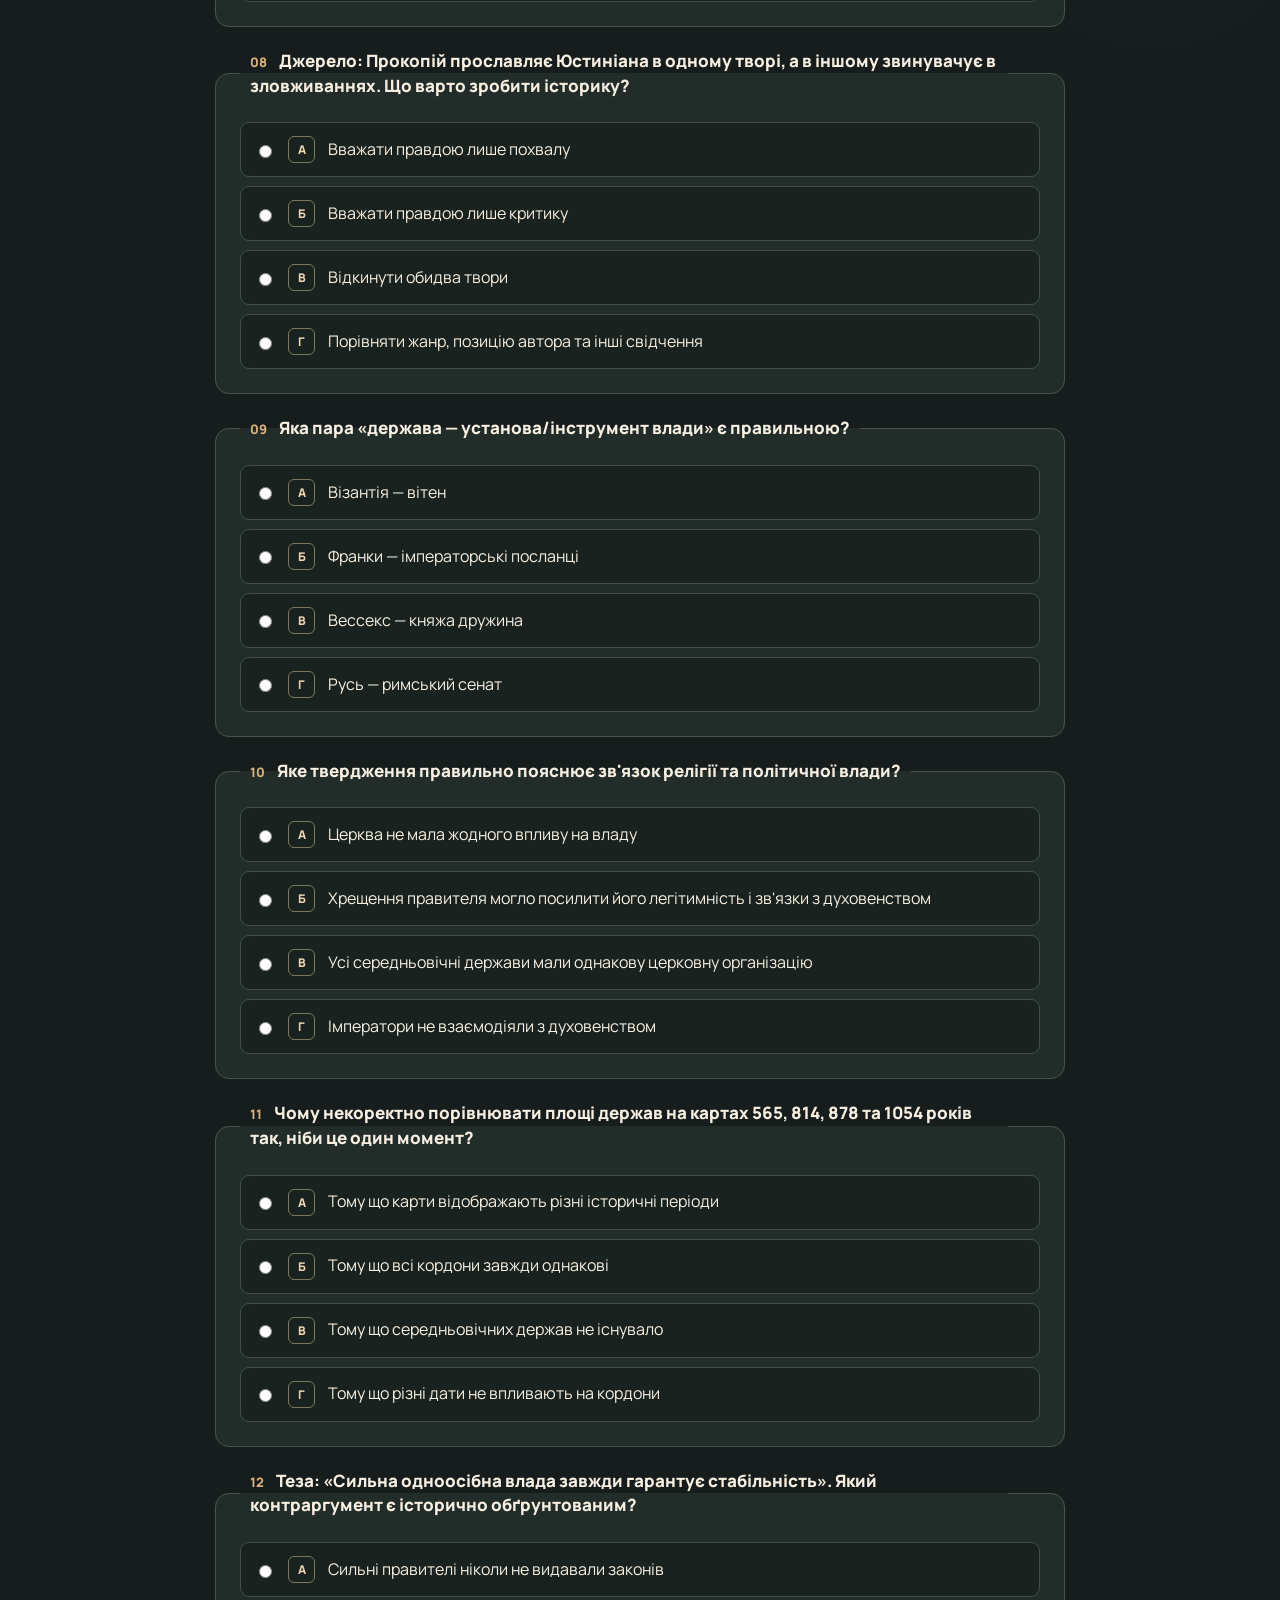
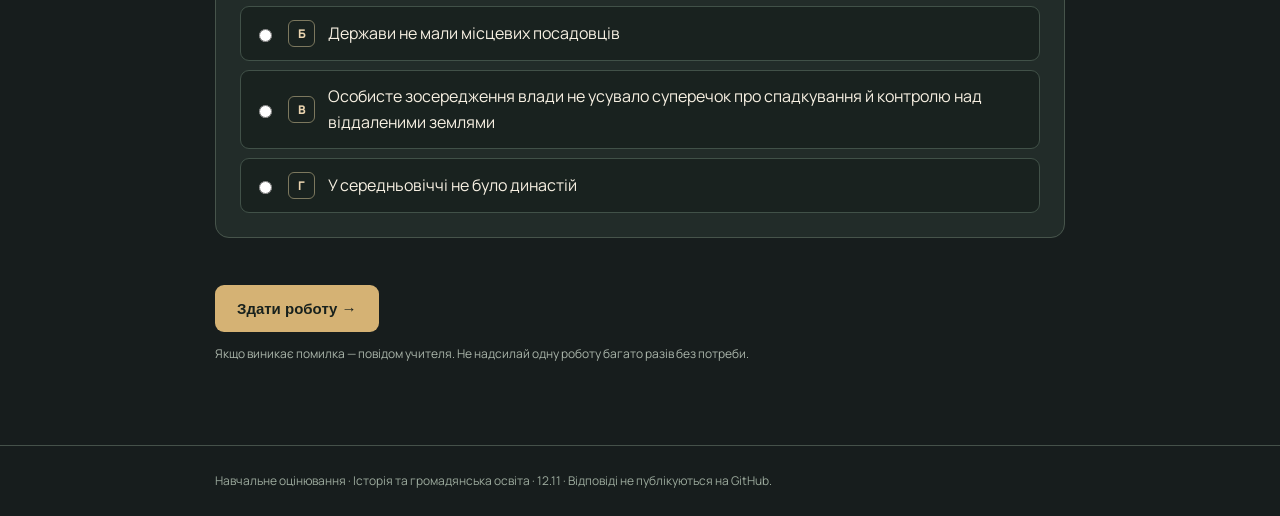
<file: Історія та ГО/12.11/tematychne/index.html>
<!doctype html><html lang="uk"><head><meta charset="utf-8"><meta name="viewport" content="width=device-width,initial-scale=1"><title>Тематичне оцінювання · Історія та ГО</title><meta name="robots" content="noindex,nofollow"><style>
@import url('https://fonts.googleapis.com/css2?family=Cormorant+Garamond:wght@500;600;700&family=Manrope:wght@400;500;600;700;800&display=swap');
:root{--bg:#171d1d;--panel:#252f2d;--gold:#d4b276;--line:#45514a}*{box-sizing:border-box}body{margin:0;color:#f7f0e2;background:radial-gradient(ellipse at 90% 0,#493a2644,transparent 45%),var(--bg);font-family:Manrope,system-ui,sans-serif;line-height:1.6}.wrap{width:min(850px,calc(100% - 32px));margin:auto}header{border-bottom:1px solid var(--line);padding:16px 0;color:#ddbf8b;font-size:13px;letter-spacing:.07em}.hero{padding:60px 0 40px}.eyebrow{font-size:12px;color:#e3be82;font-weight:800;letter-spacing:.13em;text-transform:uppercase}h1,h2{font-family:'Cormorant Garamond',Georgia,serif;line-height:1.05;margin:10px 0 22px}h1{font-size:clamp(50px,8vw,83px)}h2{font-size:39px}p{color:#cfd3ca}.pill{display:inline-block;border:1px solid #6d604a;border-radius:20px;padding:6px 12px;color:#e5d1a7;font-size:12px;margin-right:8px}.intro{padding:25px;background:#28332f;border:1px solid #5a614f;border-radius:14px}.intro strong{color:#f6e5c4}.identity{display:grid;grid-template-columns:1fr;gap:14px;margin:30px 0}.field{display:block;font-size:13px;color:#e9d6b3}.field input{display:block;width:100%;padding:13px;border-radius:9px;border:1px solid #65715e;background:#131d1a;color:white;margin-top:8px;font-size:16px}.question{border:1px solid #47544b;background:#222c29;border-radius:14px;padding:24px;margin:22px 0;min-width:0}.question legend{padding:0 10px;font-size:17px;font-weight:800;line-height:1.45;max-width:96%}.num{color:#d8b27c;font-size:13px;margin-right:9px}.answers{display:grid;gap:9px}.answer{display:flex;align-items:center;gap:13px;padding:13px;background:#19221f;border-radius:9px;border:1px solid #415148;cursor:pointer}.answer:hover{border-color:#b89b68}.answer:has(input:checked){border-color:#d7b277;background:#383827}.answer input{accent-color:#cfad71}.letter{border:1px solid #7c785e;color:#ead4af;width:27px;height:27px;border-radius:6px;display:grid;place-items:center;flex-shrink:0;font-size:12px;font-weight:800}.actions{padding:25px 0 70px}.btn{border:0;background:#d5b274;color:#18211d;padding:15px 22px;border-radius:9px;font-size:15px;font-weight:800;cursor:pointer}.btn:disabled{cursor:not-allowed;opacity:.45}.warning{margin-top:20px;background:#382f23;color:#f3dcad;border:1px solid #776043;padding:14px 16px;border-radius:9px;font-size:13px}.note{font-size:12px;color:#aab5aa}.hidden{display:none}footer{border-top:1px solid var(--line);padding:25px 0;color:#9caa9d;font-size:12px}@media(max-width:600px){.identity{grid-template-columns:1fr}.question{padding:15px 11px}.question legend{font-size:15px}.hero{padding:35px 0}}@media print{body{background:white;color:black}.question{background:white;color:black;break-inside:avoid}.answer{color:black;background:white}footer,.actions{display:none}}
</style></head><body>
<header><div class="wrap">✦ ІСТОРІЯ ТА ГРОМАДЯНСЬКА ОСВІТА / ТЕМАТИЧНЕ ОЦІНЮВАННЯ</div></header><main class="wrap"><section class="hero"><div class="eyebrow">Історія державної влади · 10 клас</div><h1>Історичний<br>іспит<span style="color:var(--gold)">.</span></h1><span class="pill">12 запитань</span><span class="pill">Максимум 12 балів</span><span class="pill">Індивідуальна робота</span></section>
<div class="intro"><strong>Інструкція.</strong> У кожному питанні обери <strong>одну</strong> правильну відповідь. Перед здаванням перевір своє ім'я й усі 12 відповідей. Клас: 10-Б. Після надсилання відкриється підтвердження від сервера з результатом. Не закривай його, поки не побачиш повідомлення про приймання роботи.<br><span class="note">Запитання стосуються ранньосередньовічної влади та аналізу джерел. Сайт зберігатиме ім'я, клас, відповіді, бал і час здавання в таблиці вчителя після підключення.</span></div>
<form id="assessment" method="POST" target="_blank"><div class="identity"><label class="field">Ім'я та прізвище учня<input name="student" required minlength="3" maxlength="90" autocomplete="name" placeholder="Наприклад, Марія Петренко"></label><input type="hidden" name="className" value="10-Б"></div>
<input type="hidden" name="assessment" value="history-1211-v1"><input type="hidden" name="submittedAt" id="submittedAt" value="">
<fieldset class="question"><legend><span class="num">01</span> Франкська держава: для чого Карл Великий посилав спеціальних представників у різні частини імперії?</legend><div class="answers"><label class="answer"><input type="radio" name="q1" value="0" required><span class="letter">А</span><span>Для загального голосування</span></label><label class="answer"><input type="radio" name="q1" value="1" required><span class="letter">Б</span><span>Для перевірки місцевого управління та суду</span></label><label class="answer"><input type="radio" name="q1" value="2" required><span class="letter">В</span><span>Для заміни єпископів</span></label><label class="answer"><input type="radio" name="q1" value="3" required><span class="letter">Г</span><span>Для збирання всіх мешканців до столиці</span></label></div></fieldset>
<fieldset class="question"><legend><span class="num">02</span> Який із правових збірників пов'язаний із діяльністю Юстиніана?</legend><div class="answers"><label class="answer"><input type="radio" name="q2" value="0" required><span class="letter">А</span><span>«Руська правда»</span></label><label class="answer"><input type="radio" name="q2" value="1" required><span class="letter">Б</span><span>«Салічна правда»</span></label><label class="answer"><input type="radio" name="q2" value="2" required><span class="letter">В</span><span>Corpus Juris Civilis</span></label><label class="answer"><input type="radio" name="q2" value="3" required><span class="letter">Г</span><span>Закони Альфреда</span></label></div></fieldset>
<fieldset class="question"><legend><span class="num">03</span> Хто такі вітени в англосаксонському Вессексі?</legend><div class="answers"><label class="answer"><input type="radio" name="q3" value="0" required><span class="letter">А</span><span>Королівські радники</span></label><label class="answer"><input type="radio" name="q3" value="1" required><span class="letter">Б</span><span>Римські намісники</span></label><label class="answer"><input type="radio" name="q3" value="2" required><span class="letter">В</span><span>Візантійські купці</span></label><label class="answer"><input type="radio" name="q3" value="3" required><span class="letter">Г</span><span>Воїни княжої дружини</span></label></div></fieldset>
<fieldset class="question"><legend><span class="num">04</span> Яким способом Володимир і Ярослав зміцнювали владу над віддаленими містами Русі?</legend><div class="answers"><label class="answer"><input type="radio" name="q4" value="0" required><span class="letter">А</span><span>Призначали княжих синів до важливих центрів</span></label><label class="answer"><input type="radio" name="q4" value="1" required><span class="letter">Б</span><span>Призначали римських проконсулів</span></label><label class="answer"><input type="radio" name="q4" value="2" required><span class="letter">В</span><span>Відмовилися від влади в містах</span></label><label class="answer"><input type="radio" name="q4" value="3" required><span class="letter">Г</span><span>Усі посади зробили виборними</span></label></div></fieldset>
<fieldset class="question"><legend><span class="num">05</span> Джерело: Юстиніан називає зброю і закони опорами влади. Який висновок НАЙКРАЩЕ випливає з цих слів?</legend><div class="answers"><label class="answer"><input type="radio" name="q5" value="0" required><span class="letter">А</span><span>Імператор не мав війська</span></label><label class="answer"><input type="radio" name="q5" value="1" required><span class="letter">Б</span><span>Управління поєднувало силу й право</span></label><label class="answer"><input type="radio" name="q5" value="2" required><span class="letter">В</span><span>Закони не відігравали ролі</span></label><label class="answer"><input type="radio" name="q5" value="3" required><span class="letter">Г</span><span>Усі рішення ухвалювали лише єпископи</span></label></div></fieldset>
<fieldset class="question"><legend><span class="num">06</span> Джерело: капітулярій наказує чиновникам діяти справедливо. Чого документ сам по собі НЕ доводить?</legend><div class="answers"><label class="answer"><input type="radio" name="q6" value="0" required><span class="letter">А</span><span>Що влада прагнула встановити правила</span></label><label class="answer"><input type="radio" name="q6" value="1" required><span class="letter">Б</span><span>Що існували посадовці</span></label><label class="answer"><input type="radio" name="q6" value="2" required><span class="letter">В</span><span>Що всі посадовці завжди виконували накази</span></label><label class="answer"><input type="radio" name="q6" value="3" required><span class="letter">Г</span><span>Що імператор видавав приписи</span></label></div></fieldset>
<fieldset class="question"><legend><span class="num">07</span> Джерело: Альфред представляє закони радникам і отримує схвалення. Який висновок найобґрунтованіший?</legend><div class="answers"><label class="answer"><input type="radio" name="q7" value="0" required><span class="letter">А</span><span>У Вессексі вже існував сучасний парламент</span></label><label class="answer"><input type="radio" name="q7" value="1" required><span class="letter">Б</span><span>Впливові радники брали участь у законодавчих рішеннях</span></label><label class="answer"><input type="radio" name="q7" value="2" required><span class="letter">В</span><span>Король не мав жодної влади</span></label><label class="answer"><input type="radio" name="q7" value="3" required><span class="letter">Г</span><span>Усі закони ухвалювалися загальним голосуванням</span></label></div></fieldset>
<fieldset class="question"><legend><span class="num">08</span> Джерело: Прокопій прославляє Юстиніана в одному творі, а в іншому звинувачує в зловживаннях. Що варто зробити історику?</legend><div class="answers"><label class="answer"><input type="radio" name="q8" value="0" required><span class="letter">А</span><span>Вважати правдою лише похвалу</span></label><label class="answer"><input type="radio" name="q8" value="1" required><span class="letter">Б</span><span>Вважати правдою лише критику</span></label><label class="answer"><input type="radio" name="q8" value="2" required><span class="letter">В</span><span>Відкинути обидва твори</span></label><label class="answer"><input type="radio" name="q8" value="3" required><span class="letter">Г</span><span>Порівняти жанр, позицію автора та інші свідчення</span></label></div></fieldset>
<fieldset class="question"><legend><span class="num">09</span> Яка пара «держава — установа/інструмент влади» є правильною?</legend><div class="answers"><label class="answer"><input type="radio" name="q9" value="0" required><span class="letter">А</span><span>Візантія — вітен</span></label><label class="answer"><input type="radio" name="q9" value="1" required><span class="letter">Б</span><span>Франки — імператорські посланці</span></label><label class="answer"><input type="radio" name="q9" value="2" required><span class="letter">В</span><span>Вессекс — княжа дружина</span></label><label class="answer"><input type="radio" name="q9" value="3" required><span class="letter">Г</span><span>Русь — римський сенат</span></label></div></fieldset>
<fieldset class="question"><legend><span class="num">10</span> Яке твердження правильно пояснює зв'язок релігії та політичної влади?</legend><div class="answers"><label class="answer"><input type="radio" name="q10" value="0" required><span class="letter">А</span><span>Церква не мала жодного впливу на владу</span></label><label class="answer"><input type="radio" name="q10" value="1" required><span class="letter">Б</span><span>Хрещення правителя могло посилити його легітимність і зв'язки з духовенством</span></label><label class="answer"><input type="radio" name="q10" value="2" required><span class="letter">В</span><span>Усі середньовічні держави мали однакову церковну організацію</span></label><label class="answer"><input type="radio" name="q10" value="3" required><span class="letter">Г</span><span>Імператори не взаємодіяли з духовенством</span></label></div></fieldset>
<fieldset class="question"><legend><span class="num">11</span> Чому некоректно порівнювати площі держав на картах 565, 814, 878 та 1054 років так, ніби це один момент?</legend><div class="answers"><label class="answer"><input type="radio" name="q11" value="0" required><span class="letter">А</span><span>Тому що карти відображають різні історичні періоди</span></label><label class="answer"><input type="radio" name="q11" value="1" required><span class="letter">Б</span><span>Тому що всі кордони завжди однакові</span></label><label class="answer"><input type="radio" name="q11" value="2" required><span class="letter">В</span><span>Тому що середньовічних держав не існувало</span></label><label class="answer"><input type="radio" name="q11" value="3" required><span class="letter">Г</span><span>Тому що різні дати не впливають на кордони</span></label></div></fieldset>
<fieldset class="question"><legend><span class="num">12</span> Теза: «Сильна одноосібна влада завжди гарантує стабільність». Який контраргумент є історично обґрунтованим?</legend><div class="answers"><label class="answer"><input type="radio" name="q12" value="0" required><span class="letter">А</span><span>Сильні правителі ніколи не видавали законів</span></label><label class="answer"><input type="radio" name="q12" value="1" required><span class="letter">Б</span><span>Держави не мали місцевих посадовців</span></label><label class="answer"><input type="radio" name="q12" value="2" required><span class="letter">В</span><span>Особисте зосередження влади не усувало суперечок про спадкування й контролю над віддаленими землями</span></label><label class="answer"><input type="radio" name="q12" value="3" required><span class="letter">Г</span><span>У середньовіччі не було династій</span></label></div></fieldset>
<div class="actions"><button type="submit" id="send" class="btn">Здати роботу →</button><p class="warning" id="connection-warning">З'єднання з журналом результатів ще налаштовується. Учитель має підключити приватну Google Таблицю, перш ніж можна буде надіслати роботу.</p><p class="note">Якщо виникає помилка — повідом учителя. Не надсилай одну роботу багато разів без потреби.</p></div></form></main><footer><div class="wrap">Навчальне оцінювання · Історія та громадянська освіта · 12.11 · Відповіді не публікуються на GitHub.</div></footer>
<script>
/* Після розгортання приватного Google Apps Script вставити сюди його /exec URL. */
const RESULTS_ENDPOINT="https://script.google.com/macros/s/AKfycbxaMCNzm_yGKrg5_AJRkAD6nKOCE1jeZybWlr3qOxl2iXZk1932ho--yWiKlpyhZ-94/exec";
const form=document.getElementById("assessment"),send=document.getElementById("send"),warning=document.getElementById("connection-warning");
if(!RESULTS_ENDPOINT.startsWith("https://script.google.com/macros/s/")){send.disabled=true;warning.classList.remove("hidden")}else{form.action=RESULTS_ENDPOINT;warning.classList.add("hidden")}
form.addEventListener("submit",e=>{if(!RESULTS_ENDPOINT){e.preventDefault();return}document.getElementById("submittedAt").value=new Date().toISOString();if(!window.confirm("Усі відповіді перевірені? Надіслати тематичну роботу?"))e.preventDefault()});
</script></body></html>
</file>
<file: Історія та ГО/reformy-rusi/styles.css>
@import url('https://fonts.googleapis.com/css2?family=DM+Sans:wght@400;500;600;700;800&family=Literata:opsz,wght@7..72,500;7..72,600;7..72,700&display=swap');
:root{--ink:#182c2c;--mid:#304744;--muted:#687775;--gold:#b58238;--gold-dark:#835d2b;--paper:#f7f4ed;--white:#fffdf8;--line:#dedbd2;--soft:#eae3d4;--mint:#dce8de;--red:#9f5242;--shadow:0 20px 60px rgba(16,32,29,.09)}*{box-sizing:border-box}html{scroll-behavior:smooth}body{margin:0;background:var(--paper);color:var(--ink);font:16px/1.6 'DM Sans',system-ui,sans-serif}button,input,textarea,select{font:inherit}button{cursor:pointer}a{color:#275a59}a:focus-visible,button:focus-visible,textarea:focus-visible,input:focus-visible,select:focus-visible{outline:3px solid #b88737;outline-offset:3px}button:disabled{cursor:not-allowed;opacity:.5}h1,h2,h3,.serif{font-family:'Literata',Georgia,serif}h1{font-size:clamp(2.8rem,6.1vw,5.55rem);line-height:1.09;letter-spacing:-.055em;margin:16px 0 22px}h2{font-size:clamp(2rem,3.4vw,3.1rem);line-height:1.16;letter-spacing:-.036em;margin:0 0 18px}h3{font-size:1.28rem;line-height:1.28;margin:0 0 10px}p{margin:0 0 14px}small{font-size:.83rem}.container{width:min(1200px,calc(100% - 44px));margin:auto}.site-top{background:#132826;color:#f3ecdf}.topbar{display:flex;align-items:center;justify-content:space-between;gap:22px;padding:17px 0}.brand{color:#f5eee2;text-decoration:none;font-weight:800;letter-spacing:.075em;display:flex;align-items:center;gap:12px;font-size:.81rem}.brand-mark{display:inline-grid;place-items:center;width:39px;height:39px;border:1px solid #b58d4b;color:#eecb8a;border-radius:50%;font-family:Georgia,serif;font-size:1.2rem}.topright{display:flex;align-items:center;gap:17px;font-size:.77rem;color:#c7cebd}.topright a{color:#d7bd83;text-decoration:none}.hero{position:relative;overflow:hidden;background:linear-gradient(120deg,#152d2a 6%,#284b44 100%);color:#fff9ec}.hero:before{content:"";position:absolute;width:560px;height:560px;border:1px solid rgba(211,178,115,.14);border-radius:50%;right:-140px;top:8px;box-shadow:0 0 0 65px rgba(220,193,127,.035),0 0 0 140px rgba(220,193,127,.025);pointer-events:none}.hero-inner{padding:87px 0 105px;position:relative;display:grid;grid-template-columns:minmax(0,1.3fr) minmax(250px,.7fr);align-items:end;gap:55px}.eyebrow{display:inline-flex;gap:10px;align-items:center;letter-spacing:.13em;font-size:.74rem;font-weight:800;text-transform:uppercase;color:#bd8e4b}.hero .eyebrow{color:#e3bd7c}.hero h1{max-width:850px}.hero h1 em{font-style:normal;color:#ddbb7b}.hero-lede{font-size:1.18rem;color:#dae4d7;max-width:680px}.hero-facts{display:flex;gap:12px;flex-wrap:wrap;margin-top:33px}.hero-facts span{border:1px solid rgba(245,228,192,.23);background:rgba(255,255,255,.04);border-radius:100px;padding:7px 14px;color:#ede6d6;font-size:.82rem}.hero-aside{border-top:1px solid #a88752;padding:20px 0 0;color:#d7dfd1}.hero-aside .large-q{font:1.42rem/1.45 'Literata',serif;color:#fff7e5;margin-top:11px}.hero-aside .deco{font:5rem/1 Georgia,serif;color:#b58d4b}.stagebar{background:#fffaf0;border-bottom:1px solid #e4dfd3;position:sticky;top:0;z-index:20;box-shadow:0 6px 20px rgba(15,30,26,.04)}.stage-inner{display:flex;align-items:center;gap:15px;justify-content:space-between;min-height:77px}.tabs{display:flex;gap:4px;overflow-x:auto;scrollbar-width:thin}.tab{background:none;border:0;padding:17px 13px;color:#6b7370;font-size:.84rem;font-weight:800;white-space:nowrap;border-bottom:3px solid transparent}.tab.active,.tab[aria-selected=true]{color:#254941;border-color:var(--gold)}.progress-widget{display:flex;align-items:center;min-width:152px;gap:10px;color:#445d51;font-weight:800;font-size:.82rem}.progress-track{height:7px;flex:1;background:#dfe3da;border-radius:15px;overflow:hidden}.progress-fill{display:block;height:100%;background:#b58949;width:0;transition:width .2s}.view{display:none;padding:73px 0 92px}.view.active{display:block}.section-heading{display:flex;align-items:end;justify-content:space-between;gap:28px;margin-bottom:33px}.section-heading p{color:var(--muted);max-width:640px;margin-bottom:0}.section-number{font-size:.71rem;letter-spacing:.16em;text-transform:uppercase;font-weight:800;color:#ab7a38;display:block;margin-bottom:14px}.intro-grid,.ruler-grid,.source-grid,.case-grid,.outcome-grid,.rubric-grid{display:grid;grid-template-columns:repeat(2,minmax(0,1fr));gap:19px}.panel{background:var(--white);border:1px solid #e0dcd1;border-radius:18px;box-shadow:0 8px 28px rgba(20,35,31,.035);padding:27px}.panel p,.ruler-card p,.source-card p{color:#58645f}.panel.large{grid-column:1/-1}.banner{background:#e7eadf;border-left:4px solid #719282;border-radius:0 14px 14px 0;padding:23px 26px;margin:27px 0}.banner strong{display:block;margin-bottom:5px}.banner.warn{background:#f5e9de;border-color:#bc8258}.mini-label{font-size:.71rem;font-weight:800;letter-spacing:.12em;color:#9a6f34;text-transform:uppercase}.rule{height:1px;background:#e0dfd6;margin:23px 0}.step-list{counter-reset:lesson;display:grid;gap:14px;padding:0;list-style:none}.step-list li{display:flex;align-items:start;gap:17px}.step-list li:before{counter-increment:lesson;content:counter(lesson,decimal-leading-zero);border-radius:50%;height:38px;min-width:38px;display:grid;place-items:center;border:1px solid #bba477;font-family:Georgia,serif;color:#996c33}.timeline{display:grid;grid-template-columns:repeat(4,1fr);gap:12px;margin:33px 0}.timeline-item{padding:23px 21px;background:#263e39;border-radius:15px;color:#fff}.timeline-item b{color:#dfc58a;display:block;margin-bottom:10px}.timeline-item span{display:block;color:#d9e1d6;font-size:.85rem}.ruler-card{background:var(--white);border:1px solid var(--line);border-radius:19px;overflow:hidden}.ruler-head{padding:26px 28px;background:#213e38;color:#fff;min-height:153px}.ruler-head span{font-size:.74rem;letter-spacing:.11em;text-transform:uppercase;color:#dbbd83}.ruler-head h3{font-size:1.58rem;color:#fff;margin:13px 0 3px}.ruler-body{padding:27px 28px}.ruler-body dl{margin:0}.ruler-body dt{font-size:.72rem;font-weight:800;letter-spacing:.095em;text-transform:uppercase;color:#976e35;margin-top:16px}.ruler-body dd{margin:4px 0 0;color:#344c48}.ruler-body dt:first-child{margin-top:0}.ruler-body .limit{border-top:1px solid #e6e1d5;padding-top:13px;color:#936244}.ruler-card:nth-child(2) .ruler-head{background:#305a4f}.ruler-card:nth-child(3) .ruler-head{background:#444939}.ruler-card:nth-child(4) .ruler-head{background:#43565c}.comparison-scroll{overflow-x:auto}.comparison-table{width:100%;border-collapse:collapse;min-width:820px;font-size:.9rem}.comparison-table th{font-size:.75rem;text-align:left;color:#e6ebdf;background:#25443e;padding:17px}.comparison-table td{border-bottom:1px solid #e7e0d6;vertical-align:top;padding:17px;background:#fffcf6}.comparison-table td:first-child{font-weight:800;color:#2c5147}.comparison-table tr:last-child td{border-bottom:0}.write-grid{display:grid;grid-template-columns:repeat(2,minmax(0,1fr));gap:20px}.field{display:block;font-size:.86rem;font-weight:800;color:#36514a;margin:0 0 9px}.field span{font-weight:500;color:#8b8a7f}textarea,input[type=text]{width:100%;border:1px solid #cbcfc8;background:#fffefb;border-radius:11px;padding:12px 14px;color:#1a2e2a;resize:vertical;min-height:99px}input[type=text]{min-height:0;height:45px}textarea::placeholder,input::placeholder{color:#a3aaa6}.subtle{font-size:.8rem;color:#79817b}.source-grid{grid-template-columns:1fr 1.25fr;align-items:start}.source-menu{display:grid;gap:10px}.source-choice{width:100%;text-align:left;border:1px solid #ded8ca;background:#fffdf7;border-radius:12px;padding:15px 17px;color:#34554c}.source-choice strong{display:block;font-size:.95rem}.source-choice small{color:#798079}.source-choice.selected{border:2px solid #aa844b;background:#f4ecdb;padding:14px 16px}.source-card{background:#fffdf8;border:1px solid var(--line);border-radius:18px;padding:30px;min-height:550px}.source-card h3{font-size:1.7rem}.source-card blockquote{font:1.17rem/1.72 'Literata',Georgia,serif;color:#243d36;margin:20px 0;padding:6px 0 6px 22px;border-left:3px solid var(--gold)}.citation{font-size:.79rem;color:#7b7366;margin:9px 0 0}.critical{background:#ebeee6;border:1px dashed #bfcaba;border-radius:13px;padding:17px;color:#526459;margin:24px 0}.question-set{display:grid;gap:16px}.question-set label{display:block;font-size:.87rem;font-weight:700}.question-set textarea{margin-top:8px}.case-card{display:flex;flex-direction:column}.case-card .date-tag{display:inline-block;font:600 .8rem 'DM Sans';color:#b08342}.case-card h3{font-size:1.5rem;margin:12px 0}.case-options{display:grid;gap:9px;margin-top:16px}.choice{border:1px solid #d9d5c9;border-radius:11px;text-align:left;background:#fdfbf6;padding:11px 14px;color:#34463c}.choice.picked{background:#dfece2;border-color:#5b806c;font-weight:700}.feedback{margin-top:15px;background:#ebeee6;padding:14px 16px;border-radius:11px;font-size:.89rem;color:#3d594d;display:none}.feedback.visible{display:block}.outcome-card h3{font-size:1.32rem}.causal{font:600 1rem 'Literata',serif;color:#244d43;border-left:3px solid #c19959;padding-left:15px;margin:18px 0}.pill{display:inline-flex;padding:3px 10px;border-radius:30px;background:#e9e9de;font-size:.72rem;font-weight:800;color:#5d7062}.pill.mis{background:#f6e5dc;color:#98583b}.classify{display:flex;flex-wrap:wrap;gap:9px;margin-top:22px}.classify button{border:1px solid #c9c9be;border-radius:10px;background:white;color:#48605a;padding:8px 12px;font-size:.81rem;font-weight:700}.classify button.selected{border-color:#2e6454;background:#e2eee5}.correctness{font-size:.82rem;margin-top:12px;color:#44614d;display:none}.correctness.visible{display:block}.quiz-question{padding:25px 0;border-bottom:1px solid #e0ddd3}.quiz-question:last-child{border:0}.quiz-question legend{font-weight:800;color:#193c32;margin-bottom:14px}.quiz-options{display:grid;gap:8px}.quiz-options label{display:flex;align-items:flex-start;gap:11px;padding:11px 14px;border:1px solid #e2ded3;border-radius:10px;background:#fffefa;font-size:.91rem}.quiz-options input{accent-color:#37664f;margin-top:5px}.quiz-expl{display:none;margin:10px 0 0;background:#e9ede5;border-radius:9px;padding:11px 13px;font-size:.86rem;color:#3a5549}.quiz-expl.visible{display:block}.quiz-score{font:600 2.6rem 'Literata',Georgia,serif;color:#2d5748}.rubric-grid{grid-template-columns:repeat(4,1fr)}.rubric-item{background:#fffdf6;border:1px solid #e1ddd0;border-radius:14px;padding:18px}.rubric-item strong{font:600 2.3rem 'Literata',serif;color:#a37940;display:block}.rubric-item small{color:#52645c}.rubric-item label{display:flex;gap:8px;align-items:start;font-size:.83rem;font-weight:700;margin-top:13px}.rubric-item input{margin-top:4px;accent-color:#326a56}.actions{display:flex;flex-wrap:wrap;gap:11px;margin:25px 0}.btn{display:inline-flex;align-items:center;justify-content:center;gap:9px;border-radius:11px;border:1px solid #234e41;padding:12px 19px;font-size:.86rem;font-weight:800;text-decoration:none;transition:transform .2s}.btn:hover{transform:translateY(-1px)}.btn.primary{background:#284c42;color:#fff}.btn.secondary{background:#fffdf8;color:#254c42}.btn.gold{background:#ba8f49;color:#162c28;border-color:#ba8f49}.footnote{background:#eaece2;border-top:1px solid #e0ddd4;padding:38px 0 50px;color:#5d665d;font-size:.82rem}.footnote a{font-weight:700}.footer-columns{display:grid;grid-template-columns:1fr 1.4fr;gap:35px}.footer-columns h3{font-family:'DM Sans';font-size:.93rem;color:#2b4b42}.note{font-size:.82rem;color:#7e8379}.print-only{display:none}@media (max-width:950px){.hero-inner{grid-template-columns:1fr;gap:28px;padding:65px 0}.hero-aside{max-width:600px}.stage-inner{display:block;padding:7px 0}.tabs{width:100%}.progress-widget{padding:10px 13px 12px}.rubric-grid{grid-template-columns:repeat(2,1fr)}}@media(max-width:680px){.container{width:min(100% - 28px,1200px)}.topright span{display:none}.hero-inner{padding:57px 0 60px}.hero h1{font-size:2.85rem}.hero-lede{font-size:1rem}.view{padding:48px 0 60px}.intro-grid,.ruler-grid,.source-grid,.case-grid,.outcome-grid,.write-grid,.footer-columns{grid-template-columns:1fr}.timeline{grid-template-columns:repeat(2,1fr)}.panel,.ruler-body,.source-card{padding:20px}.ruler-head{padding:20px}.section-heading{display:block}.source-card{min-height:0}.tab{font-size:.79rem;padding:12px 10px}.rubric-grid{grid-template-columns:1fr 1fr}.topbar{padding:12px 0}.hero-aside .large-q{font-size:1.18rem}}@media print{body{background:white!important;color:black}.site-top,.stagebar,.actions,.source-menu,.footnote,.no-print{display:none!important}.view{display:block!important;padding:12px 0;page-break-before:always}.view:first-of-type{page-break-before:auto}.panel,.source-card,.ruler-card{box-shadow:none;break-inside:avoid}.ruler-head{background:#fff!important;color:#000!important}.ruler-head h3,.ruler-head span{color:#000!important}.print-only{display:block}textarea{min-height:65px}}


/* Онлайн-надсилання: видимий стан і мінімізація особистих даних. */
.submit-agreement{display:flex;gap:11px;align-items:flex-start;color:#3f514b;font-size:.88rem;margin:21px 0 8px;line-height:1.55;max-width:850px}
.submit-agreement input{accent-color:#2b604d;margin-top:6px;width:17px;height:17px;flex-shrink:0}
.honeypot{position:absolute!important;left:-10000px!important;width:1px!important;height:1px!important;overflow:hidden!important}
.submission-state{font-weight:700;color:#475e51;background:#ecf0e8;border-radius:10px;padding:13px 16px;max-width:760px}
.submission-state.notice{background:#f3eee1;color:#765b37}
.submission-state.error{background:#f5e4df;color:#8e4338}
.submission-state.success{background:#e2efe5;color:#245e43}
#submissionPanel .write-grid input{background:#fffdfa}
</file>
